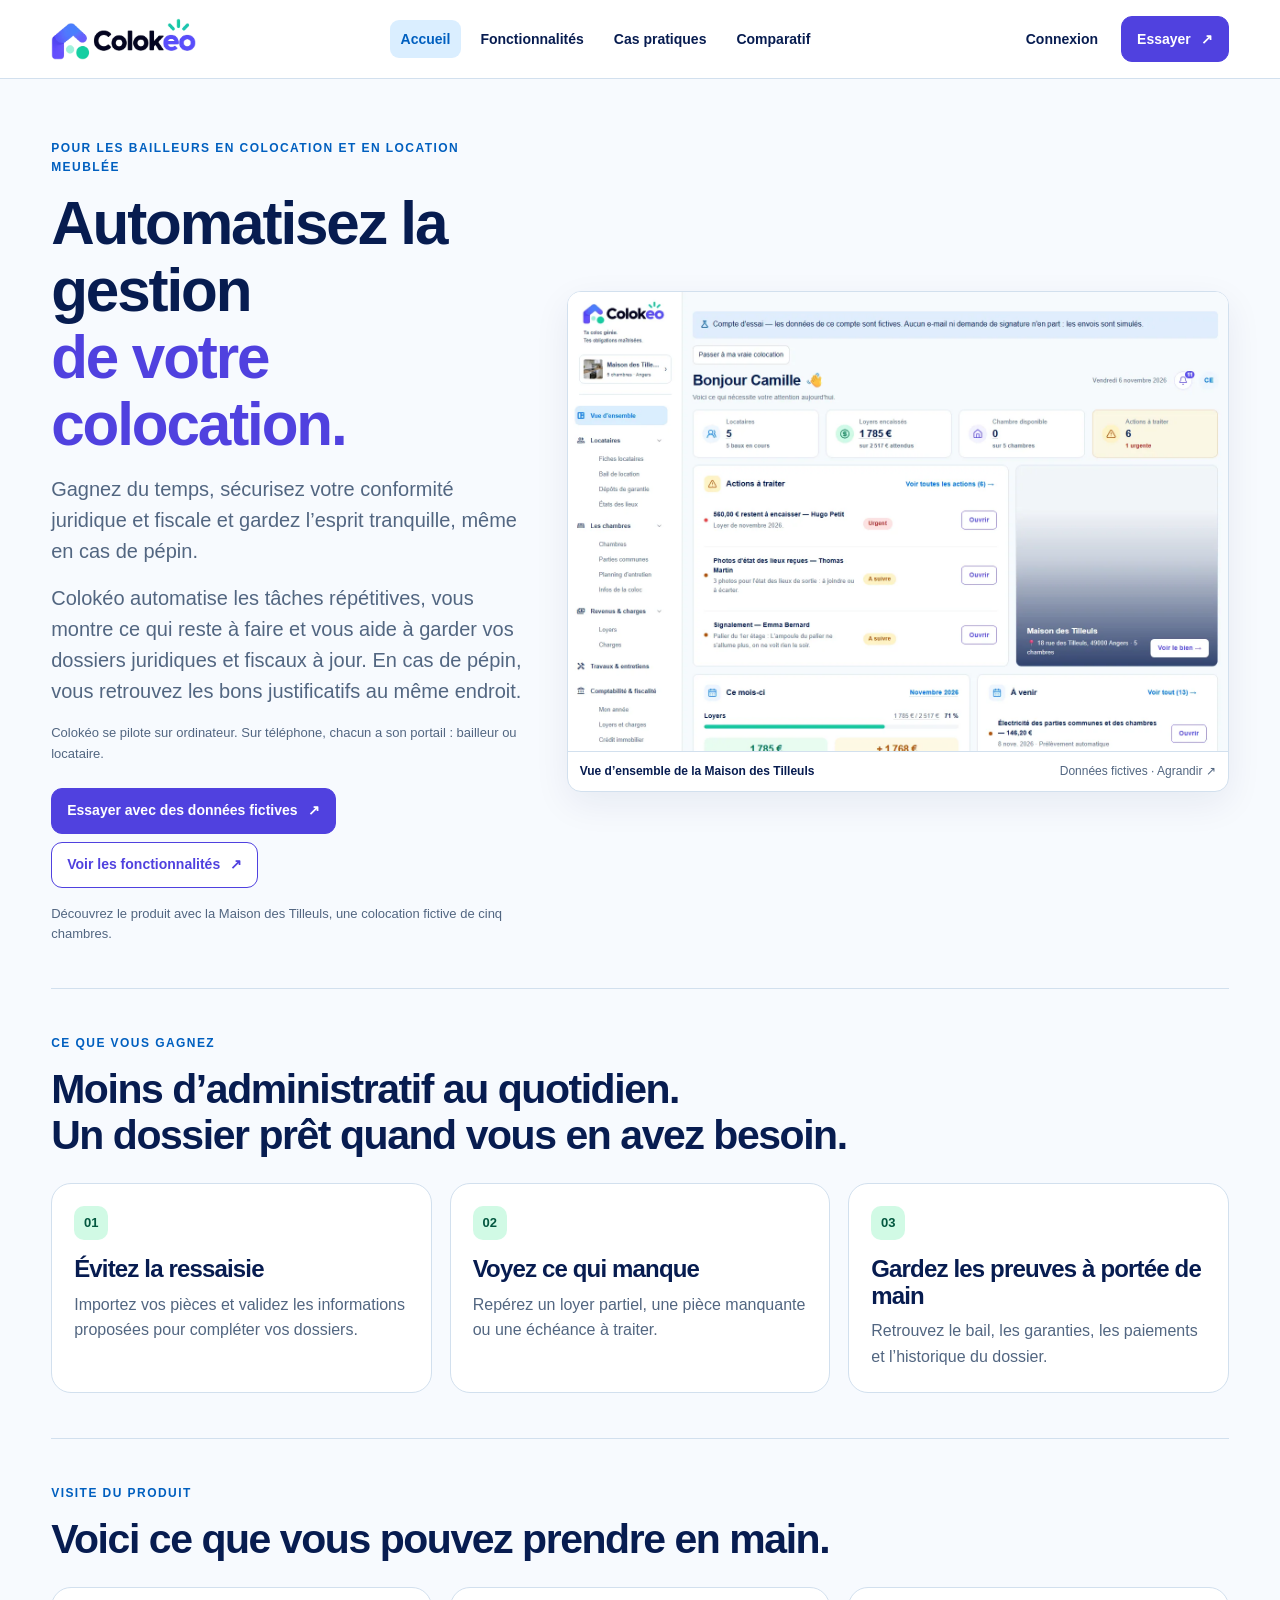
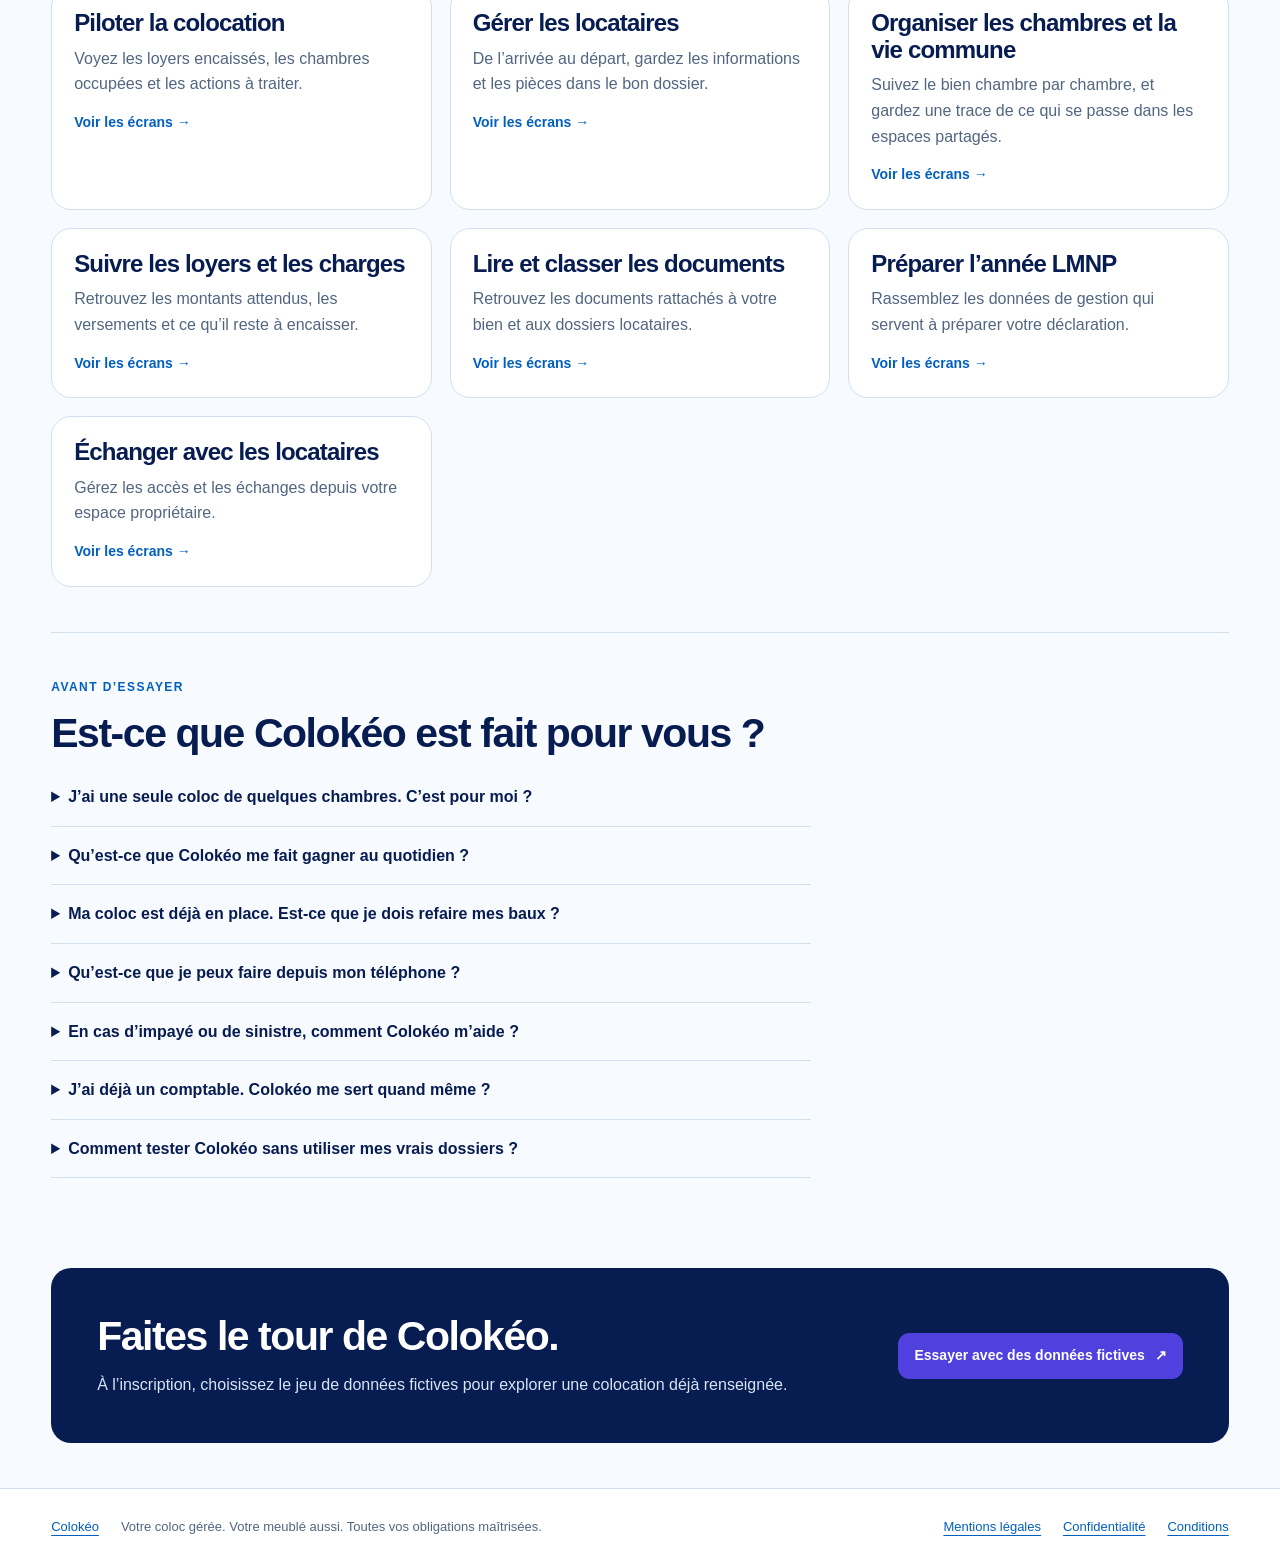
<file: index.html>
<!doctype html>
<html lang="fr"><head><meta charset="utf-8"><meta name="viewport" content="width=device-width, initial-scale=1"><title>Gestion de colocation et de location meublée | Colokéo</title><meta name="description" content="Automatisez la gestion de votre colocation et de toute location meublée, suivez vos obligations juridiques et fiscales et préparez vos dossiers en cas de pépin."><link rel="canonical" href="https://www.colokeo.fr/"><link rel="icon" href="assets/favicon.svg"><link rel="stylesheet" href="vitrine.css"><meta property="og:title" content="Gestion de colocation et de location meublée | Colokéo"><meta property="og:description" content="Automatisez la gestion de votre colocation et de toute location meublée, suivez vos obligations juridiques et fiscales et préparez vos dossiers en cas de pépin."><meta property="og:image" content="https://www.colokeo.fr/assets/social-card.png"></head>
<body><a class="skip" href="#contenu">Aller au contenu</a><header><div class="container bar"><a class="logo" href="index.html" aria-label="Colokéo, accueil"><img src="assets/logo.png" alt="Colokéo" width="150" height="44"></a><nav aria-label="Navigation principale"><a href="index.html" aria-current="page">Accueil</a><a href="fonctionnalites.html">Fonctionnalités</a><a href="cas-pratiques.html">Cas pratiques</a><a href="comparatif.html">Comparatif</a></nav><div class="actions"><a class="login" href="https://app.colokeo.fr/connexion">Connexion</a><a class="button primary" href="https://app.colokeo.fr/inscription">Essayer<span aria-hidden="true">↗</span></a></div></div></header>
<main class="container" id="contenu"><section class="hero"><div><div class="intro"><p class="eyebrow">POUR LES BAILLEURS EN COLOCATION ET EN LOCATION MEUBLÉE</p><h1>Automatisez la gestion<br><em>de votre colocation.</em></h1><p class="lede">Gagnez du temps, sécurisez votre conformité juridique et fiscale et gardez l’esprit tranquille, même en cas de pépin.</p><p class="lede">Colokéo automatise les tâches répétitives, vous montre ce qui reste à faire et vous aide à garder vos dossiers juridiques et fiscaux à jour. En cas de pépin, vous retrouvez les bons justificatifs au même endroit.</p><p class="note">Colokéo se pilote sur ordinateur. Sur téléphone, chacun a son portail : bailleur ou locataire.</p></div><div class="buttons"><a class="button primary" href="https://app.colokeo.fr/inscription">Essayer avec des données fictives<span aria-hidden="true">↗</span></a><a class="button secondary" href="fonctionnalites.html">Voir les fonctionnalités<span aria-hidden="true">↗</span></a></div><p class="note">Découvrez le produit avec la Maison des Tilleuls, une colocation fictive de cinq chambres.</p></div><figure class="capture"><a href="assets/demo/pilotage.webp" aria-label="Agrandir la capture : Vue d’ensemble de la Maison des Tilleuls"><img src="assets/demo/pilotage.webp" alt="Vue d’ensemble de la Maison des Tilleuls — écran Colokéo sur données fictives" width="1440" height="1000" fetchpriority=high decoding="async"></a><figcaption>Vue d’ensemble de la Maison des Tilleuls <span>Données fictives · Agrandir ↗</span></figcaption></figure></section><section class="section"><p class="eyebrow">CE QUE VOUS GAGNEZ</p><h2>Moins d’administratif au quotidien.<br>Un dossier prêt quand vous en avez besoin.</h2><div class="tiles"><article><span>01</span><h3>Évitez la ressaisie</h3><p>Importez vos pièces et validez les informations proposées pour compléter vos dossiers.</p></article><article><span>02</span><h3>Voyez ce qui manque</h3><p>Repérez un loyer partiel, une pièce manquante ou une échéance à traiter.</p></article><article><span>03</span><h3>Gardez les preuves à portée de main</h3><p>Retrouvez le bail, les garanties, les paiements et l’historique du dossier.</p></article></div></section><section class="section" id="produit"><p class="eyebrow">VISITE DU PRODUIT</p><h2>Voici ce que vous pouvez prendre en main.</h2><div class="tiles directory"><a href="fonctionnalites-pilotage.html"><h3>Piloter la colocation</h3><p>Voyez les loyers encaissés, les chambres occupées et les actions à traiter.</p><span>Voir les écrans →</span></a><a href="fonctionnalites-locataires.html"><h3>Gérer les locataires</h3><p>De l’arrivée au départ, gardez les informations et les pièces dans le bon dossier.</p><span>Voir les écrans →</span></a><a href="fonctionnalites-bien-vie.html"><h3>Organiser les chambres et la vie commune</h3><p>Suivez le bien chambre par chambre, et gardez une trace de ce qui se passe dans les espaces partagés.</p><span>Voir les écrans →</span></a><a href="fonctionnalites-argent.html"><h3>Suivre les loyers et les charges</h3><p>Retrouvez les montants attendus, les versements et ce qu’il reste à encaisser.</p><span>Voir les écrans →</span></a><a href="fonctionnalites-documents.html"><h3>Lire et classer les documents</h3><p>Retrouvez les documents rattachés à votre bien et aux dossiers locataires.</p><span>Voir les écrans →</span></a><a href="fonctionnalites-fiscalite.html"><h3>Préparer l’année LMNP</h3><p>Rassemblez les données de gestion qui servent à préparer votre déclaration.</p><span>Voir les écrans →</span></a><a href="fonctionnalites-portail.html"><h3>Échanger avec les locataires</h3><p>Gérez les accès et les échanges depuis votre espace propriétaire.</p><span>Voir les écrans →</span></a></div></section><section class="section faq" id="questions"><p class="eyebrow">AVANT D’ESSAYER</p><h2>Est-ce que Colokéo est fait pour vous ?</h2>
<details><summary>J’ai une seule coloc de quelques chambres. C’est pour moi ?</summary><p>Oui, si vous gérez vous-même votre colocation meublée. Vous suivez les occupants, les baux, les loyers et les pièces par chambre depuis un seul tableau de bord. Colokéo prend en charge les baux individuels et les baux communs.</p></details>
<details><summary>Qu’est-ce que Colokéo me fait gagner au quotidien ?</summary><p>Vous voyez qui a payé, quelles pièces sont à vérifier et ce qui demande votre attention. Colokéo vous aide à reprendre les informations de vos documents et à préparer vos quittances, sans repartir de zéro à chaque fois. <a href="cas-pratiques.html">Voir les cas pratiques</a>.</p></details>
<details><summary>Ma coloc est déjà en place. Est-ce que je dois refaire mes baux ?</summary><p>Vous pouvez importer vos baux signés et les rattacher aux dossiers de vos locataires. Vous complétez les informations dont vous avez besoin pour commencer à suivre votre gestion.</p></details>
<details><summary>Qu’est-ce que je peux faire depuis mon téléphone ?</summary><p>Vous pilotez votre colocation sur ordinateur. Sur téléphone, votre portail bailleur vous permet notamment de consulter les loyers, traiter un signalement ou ajouter une dépense avec son justificatif. Vos locataires ont leur propre portail pour retrouver leurs documents et vous signaler un problème. <a href="fonctionnalites-telephone.html">Voir les deux portails</a>.</p></details>
<details><summary>En cas d’impayé ou de sinistre, comment Colokéo m’aide ?</summary><p>Vous retrouvez le bail, la garantie, les paiements et les justificatifs du dossier. Pour un impayé, vous pouvez suivre les relances et préparer les pièces à transmettre. L’indemnisation reste soumise aux conditions de votre garantie. <a href="fonctionnalites-documents.html#fonction-2">Voir le suivi des impayés et sinistres</a>.</p></details>
<details><summary>J’ai déjà un comptable. Colokéo me sert quand même ?</summary><p>Vous pouvez rassembler les loyers, les dépenses et les justificatifs au fil de l’eau, puis préparer un dossier pour votre comptable. Colokéo prépare des éléments de déclaration à vérifier avant dépôt. <a href="fonctionnalites-fiscalite.html">Voir la préparation fiscale</a>.</p></details>
<details><summary>Comment tester Colokéo sans utiliser mes vrais dossiers ?</summary><p>À l’inscription, choisissez « Utiliser un jeu de données fictives ». Vous découvrirez une colocation de cinq chambres avec des dossiers déjà renseignés. Les envois de gestion et les demandes de signature sont simulés dans la démo. <a href="https://app.colokeo.fr/inscription">Essayer avec des données fictives</a>.</p></details></section><section class="closing"><div><h2>Faites le tour de Colokéo.</h2><p>À l’inscription, choisissez le jeu de données fictives pour explorer une colocation déjà renseignée.</p></div><a class="button primary" href="https://app.colokeo.fr/inscription">Essayer avec des données fictives<span aria-hidden="true">↗</span></a></section></main><footer><div class="container foot"><a href="index.html">Colokéo</a><p>Votre coloc gérée. Votre meublé aussi. Toutes vos obligations maîtrisées.</p><a href="https://app.colokeo.fr/juridique/mentions-legales">Mentions légales</a><a href="https://app.colokeo.fr/juridique/confidentialite">Confidentialité</a><a href="https://app.colokeo.fr/juridique/conditions">Conditions</a></div></footer></body></html>
</file>
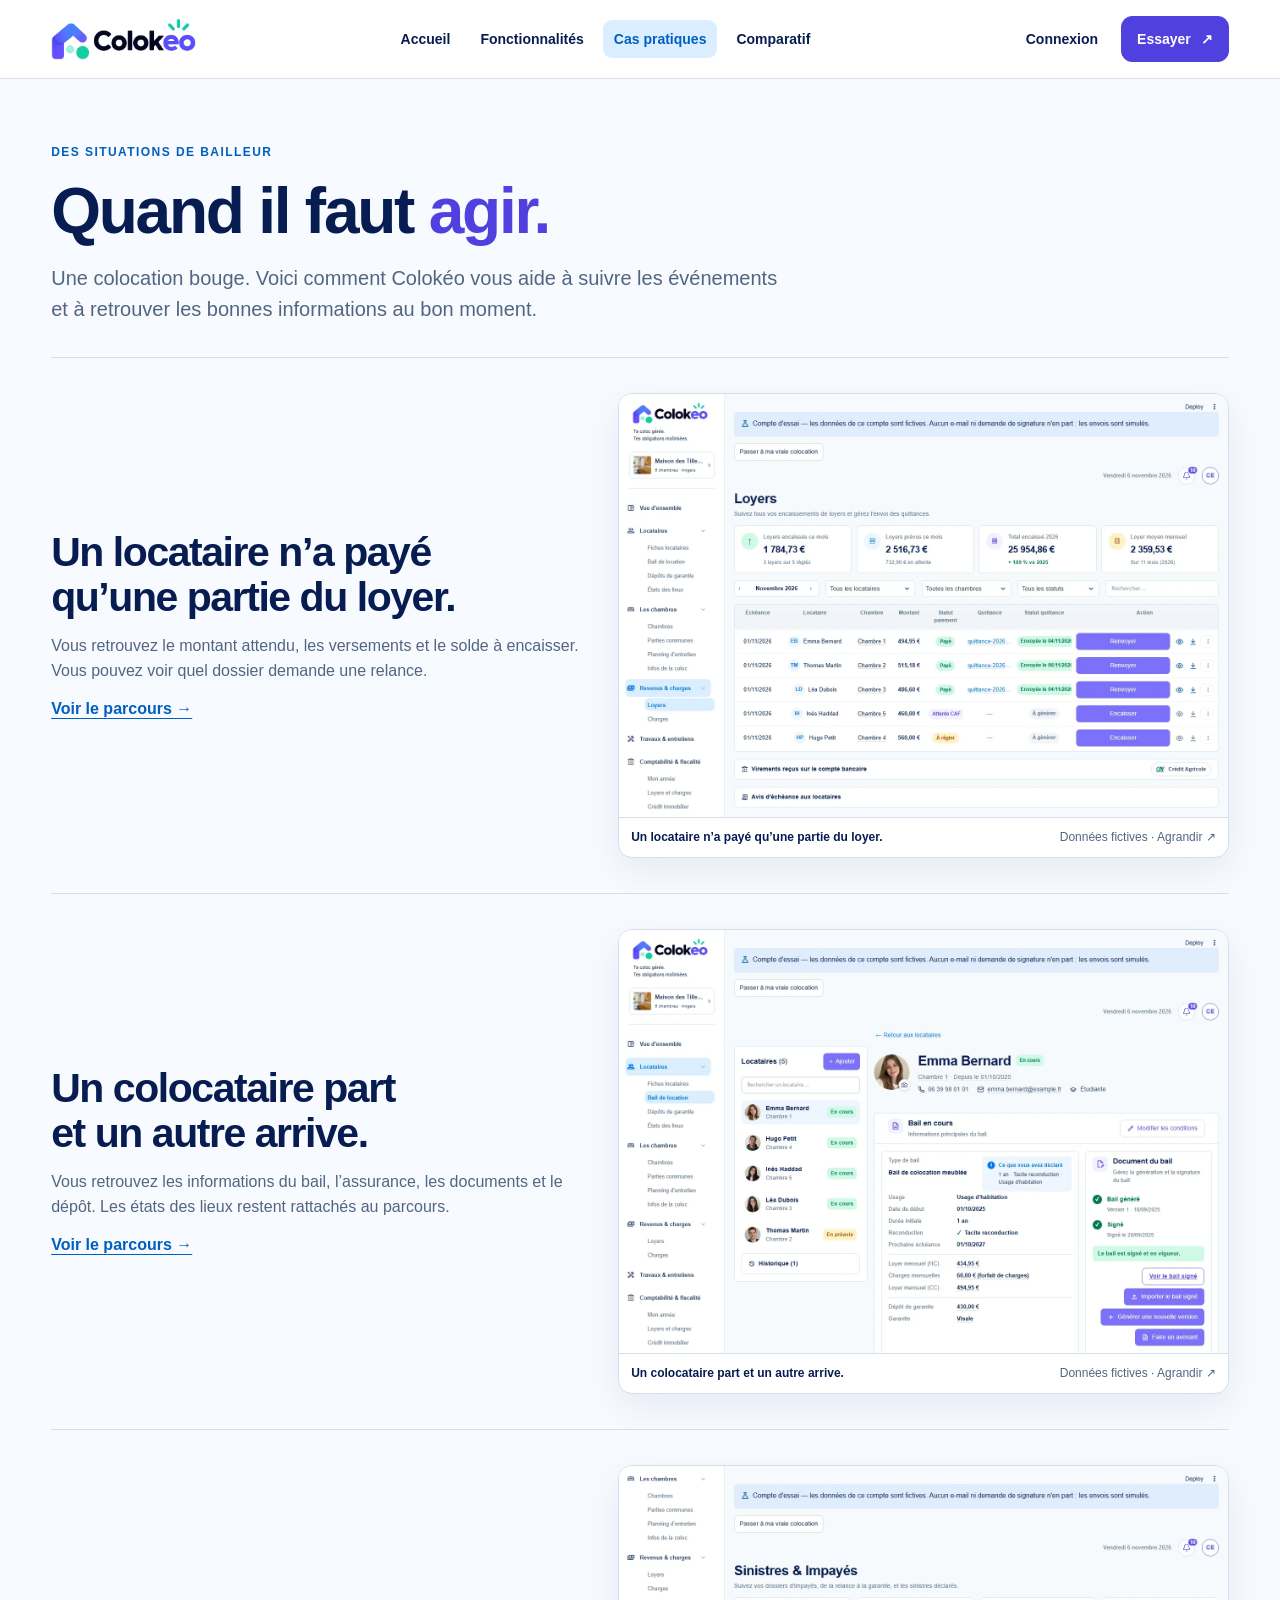
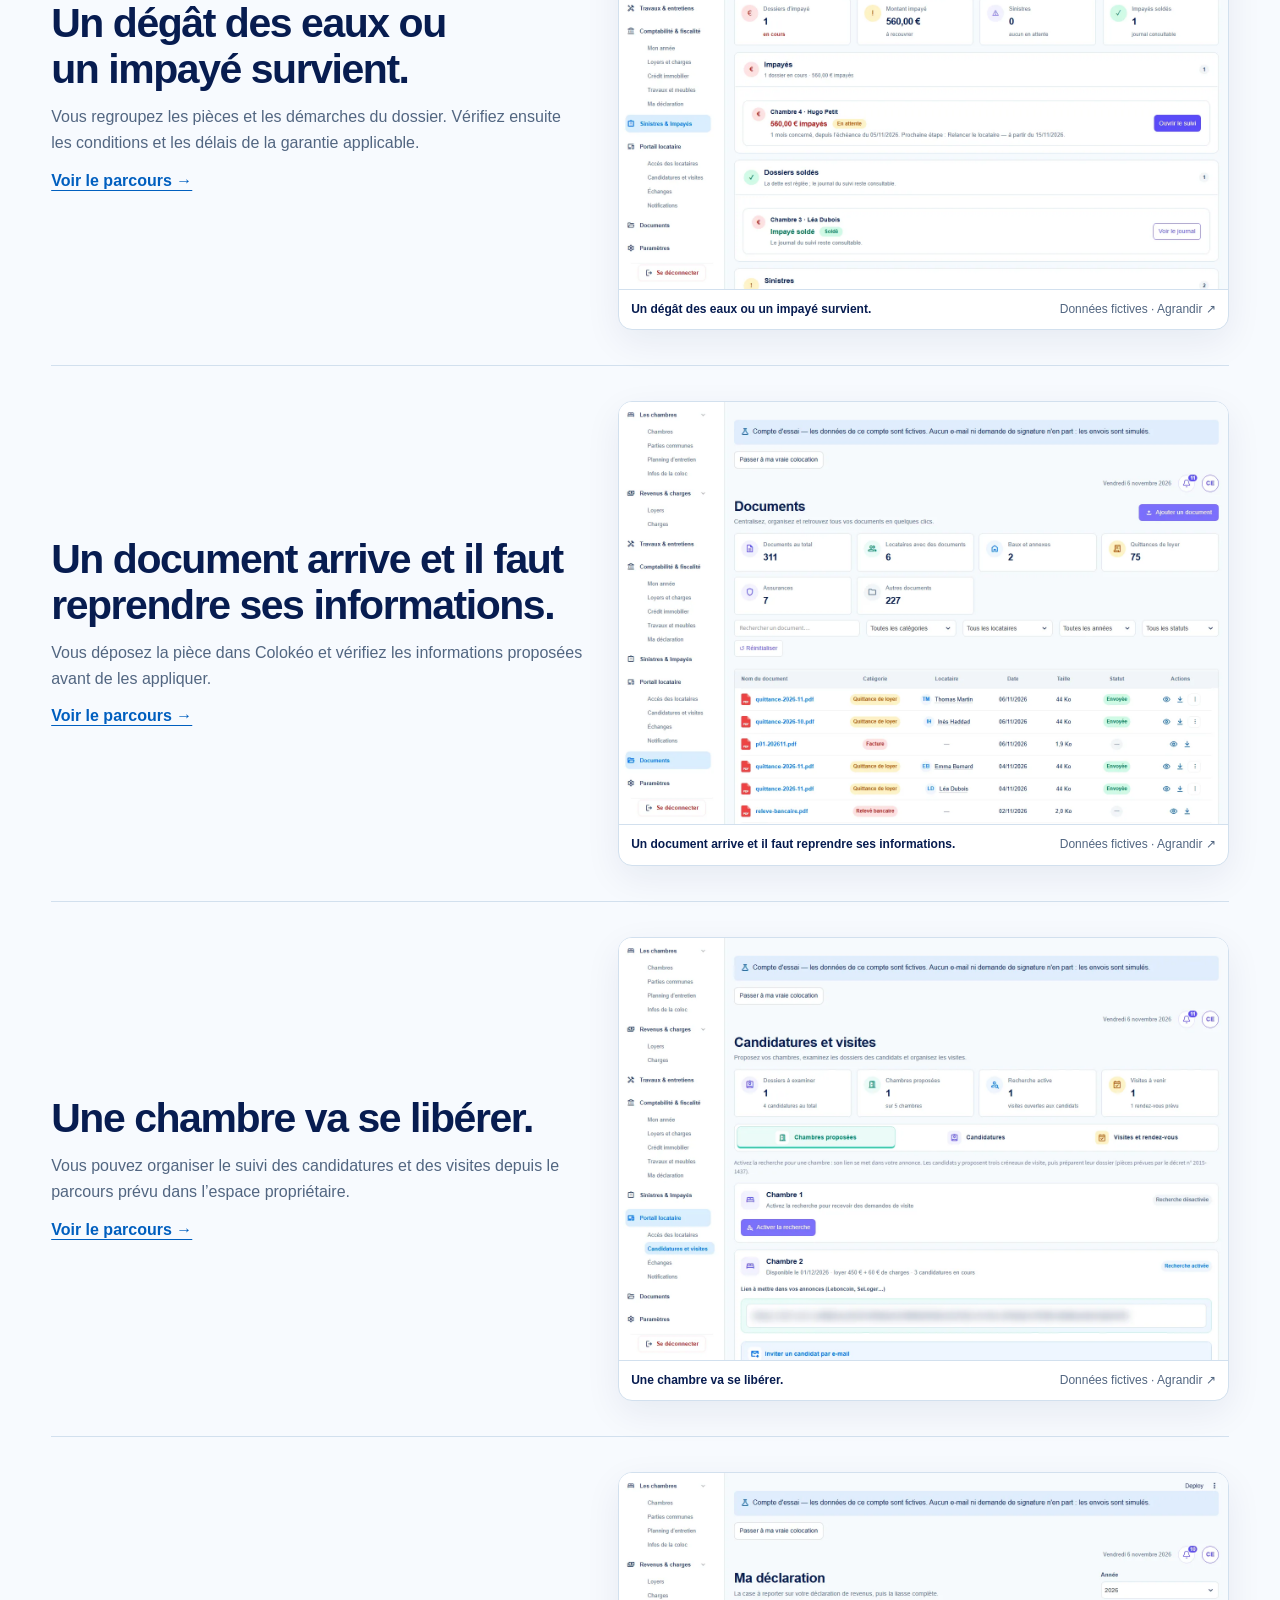
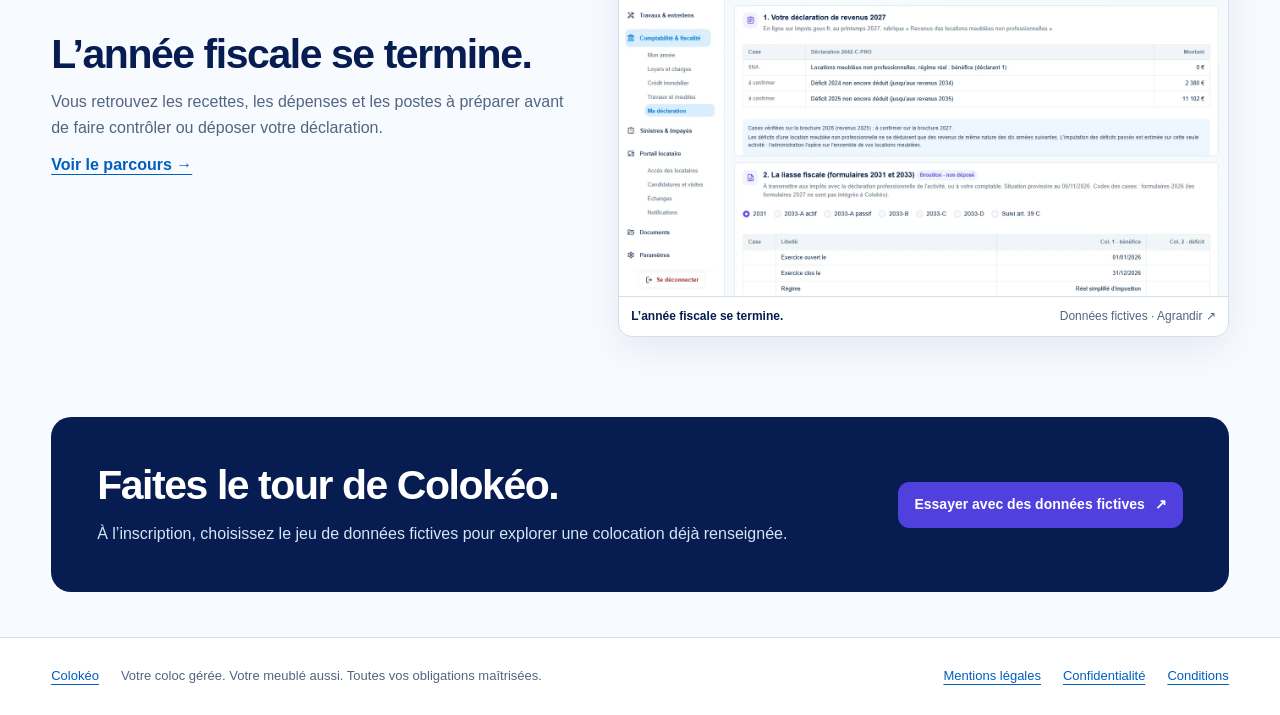
<file: cas-pratiques.html>
<!doctype html>
<html lang="fr"><head><meta charset="utf-8"><meta name="viewport" content="width=device-width, initial-scale=1"><title>Cas pratiques de gestion | Colokéo</title><meta name="description" content="Impayé, changement de locataire, document manquant ou préparation fiscale : découvrez les parcours Colokéo."><link rel="canonical" href="https://www.colokeo.fr/cas-pratiques.html"><link rel="icon" href="assets/favicon.svg"><link rel="stylesheet" href="vitrine.css"><meta property="og:title" content="Cas pratiques de gestion | Colokéo"><meta property="og:description" content="Impayé, changement de locataire, document manquant ou préparation fiscale : découvrez les parcours Colokéo."><meta property="og:image" content="https://www.colokeo.fr/assets/social-card.png"></head>
<body><a class="skip" href="#contenu">Aller au contenu</a><header><div class="container bar"><a class="logo" href="index.html" aria-label="Colokéo, accueil"><img src="assets/logo.png" alt="Colokéo" width="150" height="44"></a><nav aria-label="Navigation principale"><a href="index.html">Accueil</a><a href="fonctionnalites.html">Fonctionnalités</a><a href="cas-pratiques.html" aria-current="page">Cas pratiques</a><a href="comparatif.html">Comparatif</a></nav><div class="actions"><a class="login" href="https://app.colokeo.fr/connexion">Connexion</a><a class="button primary" href="https://app.colokeo.fr/inscription">Essayer<span aria-hidden="true">↗</span></a></div></div></header>
<main class="container" id="contenu"><div class="intro"><p class="eyebrow">DES SITUATIONS DE BAILLEUR</p><h1>Quand il faut <em>agir.</em></h1><p class="lede">Une colocation bouge. Voici comment Colokéo vous aide à suivre les événements et à retrouver les bonnes informations au bon moment.</p></div><section class="case-row"><div><h2>Un locataire n’a payé qu’une partie du loyer.</h2><p>Vous retrouvez le montant attendu, les versements et le solde à encaisser. Vous pouvez voir quel dossier demande une relance.</p><a class="text-link" href="fonctionnalites-argent.html#fonction-1">Voir le parcours →</a></div><figure class="capture"><a href="assets/demo/loyers.webp" aria-label="Agrandir la capture : Un locataire n’a payé qu’une partie du loyer."><img src="assets/demo/loyers.webp" alt="Un locataire n’a payé qu’une partie du loyer. — écran Colokéo sur données fictives" width="1440" height="1000" loading=lazy decoding="async"></a><figcaption>Un locataire n’a payé qu’une partie du loyer. <span>Données fictives · Agrandir ↗</span></figcaption></figure></section><section class="case-row"><div><h2>Un colocataire part et un autre arrive.</h2><p>Vous retrouvez les informations du bail, l’assurance, les documents et le dépôt. Les états des lieux restent rattachés au parcours.</p><a class="text-link" href="fonctionnalites-locataires.html#fonction-4">Voir le parcours →</a></div><figure class="capture"><a href="assets/demo/baux.webp" aria-label="Agrandir la capture : Un colocataire part et un autre arrive."><img src="assets/demo/baux.webp" alt="Un colocataire part et un autre arrive. — écran Colokéo sur données fictives" width="1440" height="1000" loading=lazy decoding="async"></a><figcaption>Un colocataire part et un autre arrive. <span>Données fictives · Agrandir ↗</span></figcaption></figure></section><section class="case-row"><div><h2>Un dégât des eaux ou un impayé survient.</h2><p>Vous regroupez les pièces et les démarches du dossier. Vérifiez ensuite les conditions et les délais de la garantie applicable.</p><a class="text-link" href="fonctionnalites-documents.html#fonction-2">Voir le parcours →</a></div><figure class="capture"><a href="assets/demo/sinistres.webp" aria-label="Agrandir la capture : Un dégât des eaux ou un impayé survient."><img src="assets/demo/sinistres.webp" alt="Un dégât des eaux ou un impayé survient. — écran Colokéo sur données fictives" width="1440" height="1000" loading=lazy decoding="async"></a><figcaption>Un dégât des eaux ou un impayé survient. <span>Données fictives · Agrandir ↗</span></figcaption></figure></section><section class="case-row"><div><h2>Un document arrive et il faut reprendre ses informations.</h2><p>Vous déposez la pièce dans Colokéo et vérifiez les informations proposées avant de les appliquer.</p><a class="text-link" href="fonctionnalites-documents.html#fonction-1">Voir le parcours →</a></div><figure class="capture"><a href="assets/demo/documents.webp" aria-label="Agrandir la capture : Un document arrive et il faut reprendre ses informations."><img src="assets/demo/documents.webp" alt="Un document arrive et il faut reprendre ses informations. — écran Colokéo sur données fictives" width="1440" height="1000" loading=lazy decoding="async"></a><figcaption>Un document arrive et il faut reprendre ses informations. <span>Données fictives · Agrandir ↗</span></figcaption></figure></section><section class="case-row"><div><h2>Une chambre va se libérer.</h2><p>Vous pouvez organiser le suivi des candidatures et des visites depuis le parcours prévu dans l’espace propriétaire.</p><a class="text-link" href="fonctionnalites-locataires.html#fonction-1">Voir le parcours →</a></div><figure class="capture"><a href="assets/demo/candidatures.webp" aria-label="Agrandir la capture : Une chambre va se libérer."><img src="assets/demo/candidatures.webp" alt="Une chambre va se libérer. — écran Colokéo sur données fictives" width="1440" height="1000" loading=lazy decoding="async"></a><figcaption>Une chambre va se libérer. <span>Données fictives · Agrandir ↗</span></figcaption></figure></section><section class="case-row"><div><h2>L’année fiscale se termine.</h2><p>Vous retrouvez les recettes, les dépenses et les postes à préparer avant de faire contrôler ou déposer votre déclaration.</p><a class="text-link" href="fonctionnalites-fiscalite.html#fonction-3">Voir le parcours →</a></div><figure class="capture"><a href="assets/demo/declaration.webp" aria-label="Agrandir la capture : L’année fiscale se termine."><img src="assets/demo/declaration.webp" alt="L’année fiscale se termine. — écran Colokéo sur données fictives" width="1440" height="1000" loading=lazy decoding="async"></a><figcaption>L’année fiscale se termine. <span>Données fictives · Agrandir ↗</span></figcaption></figure></section><section class="closing"><div><h2>Faites le tour de Colokéo.</h2><p>À l’inscription, choisissez le jeu de données fictives pour explorer une colocation déjà renseignée.</p></div><a class="button primary" href="https://app.colokeo.fr/inscription">Essayer avec des données fictives<span aria-hidden="true">↗</span></a></section></main><footer><div class="container foot"><a href="index.html">Colokéo</a><p>Votre coloc gérée. Votre meublé aussi. Toutes vos obligations maîtrisées.</p><a href="https://app.colokeo.fr/juridique/mentions-legales">Mentions légales</a><a href="https://app.colokeo.fr/juridique/confidentialite">Confidentialité</a><a href="https://app.colokeo.fr/juridique/conditions">Conditions</a></div></footer></body></html>
</file>
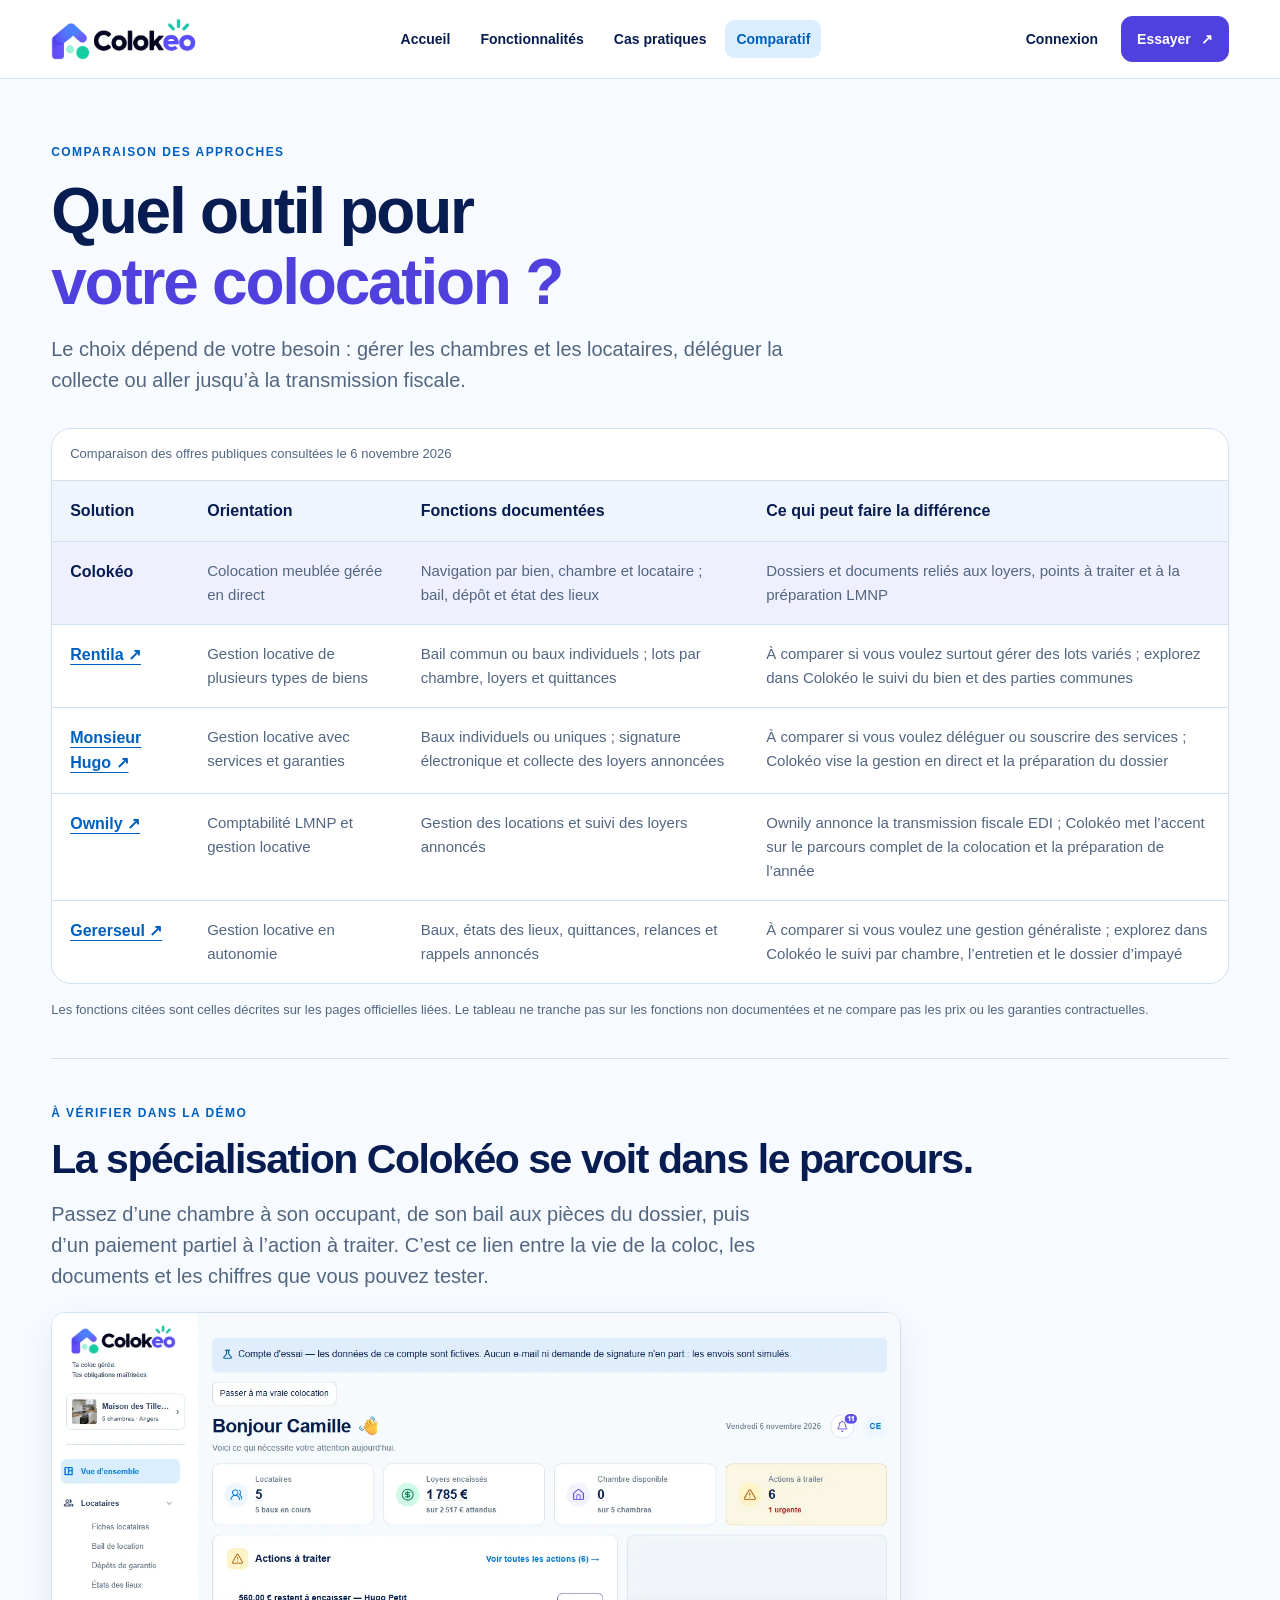
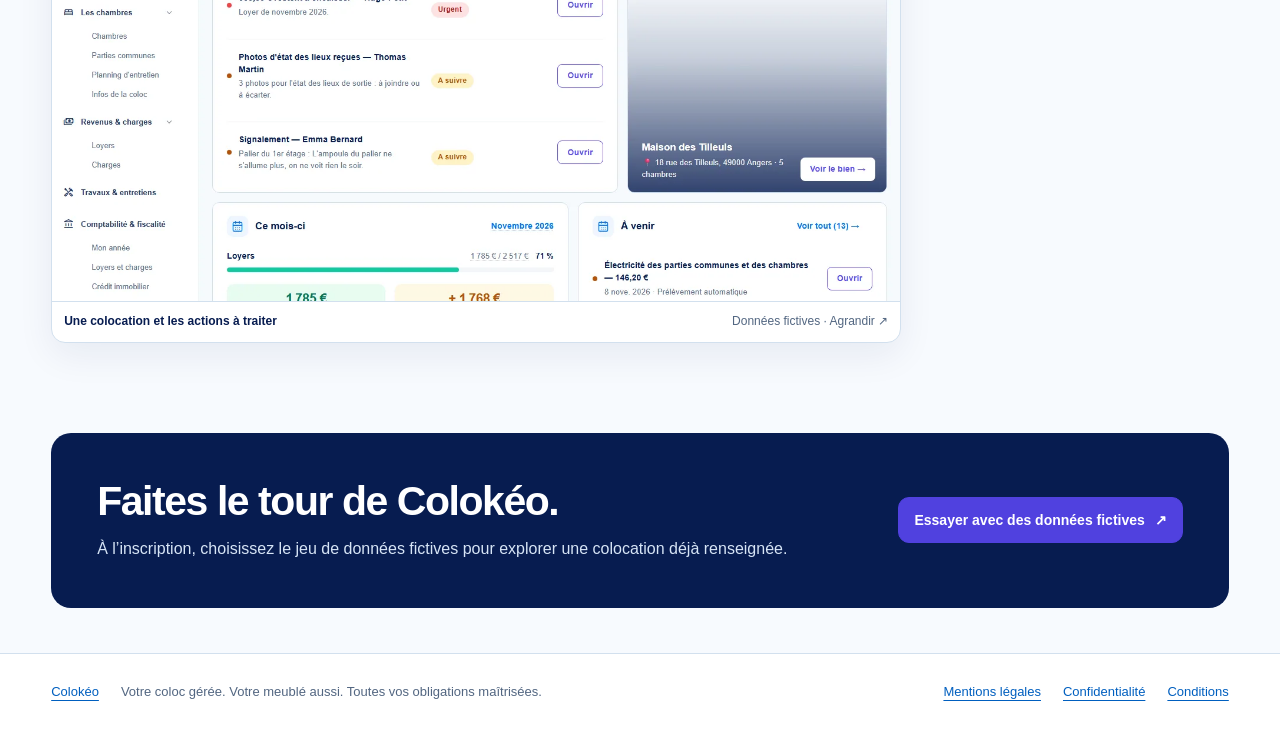
<file: comparatif.html>
<!doctype html>
<html lang="fr"><head><meta charset="utf-8"><meta name="viewport" content="width=device-width, initial-scale=1"><title>Comparatif gestion de colocation | Colokéo</title><meta name="description" content="Comparez Colokéo, Rentila, Monsieur Hugo, Ownily et Gererseul selon vos besoins de gestion de colocation."><link rel="canonical" href="https://www.colokeo.fr/comparatif.html"><link rel="icon" href="assets/favicon.svg"><link rel="stylesheet" href="vitrine.css"><meta property="og:title" content="Comparatif gestion de colocation | Colokéo"><meta property="og:description" content="Comparez Colokéo, Rentila, Monsieur Hugo, Ownily et Gererseul selon vos besoins de gestion de colocation."><meta property="og:image" content="https://www.colokeo.fr/assets/social-card.png"></head>
<body><a class="skip" href="#contenu">Aller au contenu</a><header><div class="container bar"><a class="logo" href="index.html" aria-label="Colokéo, accueil"><img src="assets/logo.png" alt="Colokéo" width="150" height="44"></a><nav aria-label="Navigation principale"><a href="index.html">Accueil</a><a href="fonctionnalites.html">Fonctionnalités</a><a href="cas-pratiques.html">Cas pratiques</a><a href="comparatif.html" aria-current="page">Comparatif</a></nav><div class="actions"><a class="login" href="https://app.colokeo.fr/connexion">Connexion</a><a class="button primary" href="https://app.colokeo.fr/inscription">Essayer<span aria-hidden="true">↗</span></a></div></div></header>
<main class="container" id="contenu"><div class="intro"><p class="eyebrow">COMPARAISON DES APPROCHES</p><h1>Quel outil pour <em>votre colocation ?</em></h1><p class="lede">Le choix dépend de votre besoin : gérer les chambres et les locataires, déléguer la collecte ou aller jusqu’à la transmission fiscale.</p></div><div class="table-wrap" tabindex="0" role="region" aria-label="Tableau comparatif des offres"><table><caption>Comparaison des offres publiques consultées le 6 novembre 2026</caption><thead><tr><th>Solution</th><th>Orientation</th><th>Fonctions documentées</th><th>Ce qui peut faire la différence</th></tr></thead><tbody><tr><th scope="row">Colokéo</th><td>Colocation meublée gérée en direct</td><td>Navigation par bien, chambre et locataire ; bail, dépôt et état des lieux</td><td>Dossiers et documents reliés aux loyers, points à traiter et à la préparation LMNP</td></tr><tr><th scope="row"><a href="https://www.rentila.com/support/flatshare-and-co-tenancy">Rentila ↗</a></th><td>Gestion locative de plusieurs types de biens</td><td>Bail commun ou baux individuels ; lots par chambre, loyers et quittances</td><td>À comparer si vous voulez surtout gérer des lots variés ; explorez dans Colokéo le suivi du bien et des parties communes</td></tr><tr><th scope="row"><a href="https://www.monsieurhugo.com/gestion-locative-tarifs">Monsieur Hugo ↗</a></th><td>Gestion locative avec services et garanties</td><td>Baux individuels ou uniques ; signature électronique et collecte des loyers annoncées</td><td>À comparer si vous voulez déléguer ou souscrire des services ; Colokéo vise la gestion en direct et la préparation du dossier</td></tr><tr><th scope="row"><a href="https://www.ownily.fr/lp/lmnp">Ownily ↗</a></th><td>Comptabilité LMNP et gestion locative</td><td>Gestion des locations et suivi des loyers annoncés</td><td>Ownily annonce la transmission fiscale EDI ; Colokéo met l’accent sur le parcours complet de la colocation et la préparation de l’année</td></tr><tr><th scope="row"><a href="https://www.gererseul.com/l-outil-de-gestion-locative-en-ligne-des-proprietaires-bailleurs/">Gererseul ↗</a></th><td>Gestion locative en autonomie</td><td>Baux, états des lieux, quittances, relances et rappels annoncés</td><td>À comparer si vous voulez une gestion généraliste ; explorez dans Colokéo le suivi par chambre, l’entretien et le dossier d’impayé</td></tr></tbody></table></div><p class="note">Les fonctions citées sont celles décrites sur les pages officielles liées. Le tableau ne tranche pas sur les fonctions non documentées et ne compare pas les prix ou les garanties contractuelles.</p><section class="section"><p class="eyebrow">À VÉRIFIER DANS LA DÉMO</p><h2>La spécialisation Colokéo se voit dans le parcours.</h2><p class="lede">Passez d’une chambre à son occupant, de son bail aux pièces du dossier, puis d’un paiement partiel à l’action à traiter. C’est ce lien entre la vie de la coloc, les documents et les chiffres que vous pouvez tester.</p><figure class="capture"><a href="assets/demo/pilotage.webp" aria-label="Agrandir la capture : Une colocation et les actions à traiter"><img src="assets/demo/pilotage.webp" alt="Une colocation et les actions à traiter — écran Colokéo sur données fictives" width="1440" height="1000" loading=lazy decoding="async"></a><figcaption>Une colocation et les actions à traiter <span>Données fictives · Agrandir ↗</span></figcaption></figure></section><section class="closing"><div><h2>Faites le tour de Colokéo.</h2><p>À l’inscription, choisissez le jeu de données fictives pour explorer une colocation déjà renseignée.</p></div><a class="button primary" href="https://app.colokeo.fr/inscription">Essayer avec des données fictives<span aria-hidden="true">↗</span></a></section></main><footer><div class="container foot"><a href="index.html">Colokéo</a><p>Votre coloc gérée. Votre meublé aussi. Toutes vos obligations maîtrisées.</p><a href="https://app.colokeo.fr/juridique/mentions-legales">Mentions légales</a><a href="https://app.colokeo.fr/juridique/confidentialite">Confidentialité</a><a href="https://app.colokeo.fr/juridique/conditions">Conditions</a></div></footer></body></html>
</file>
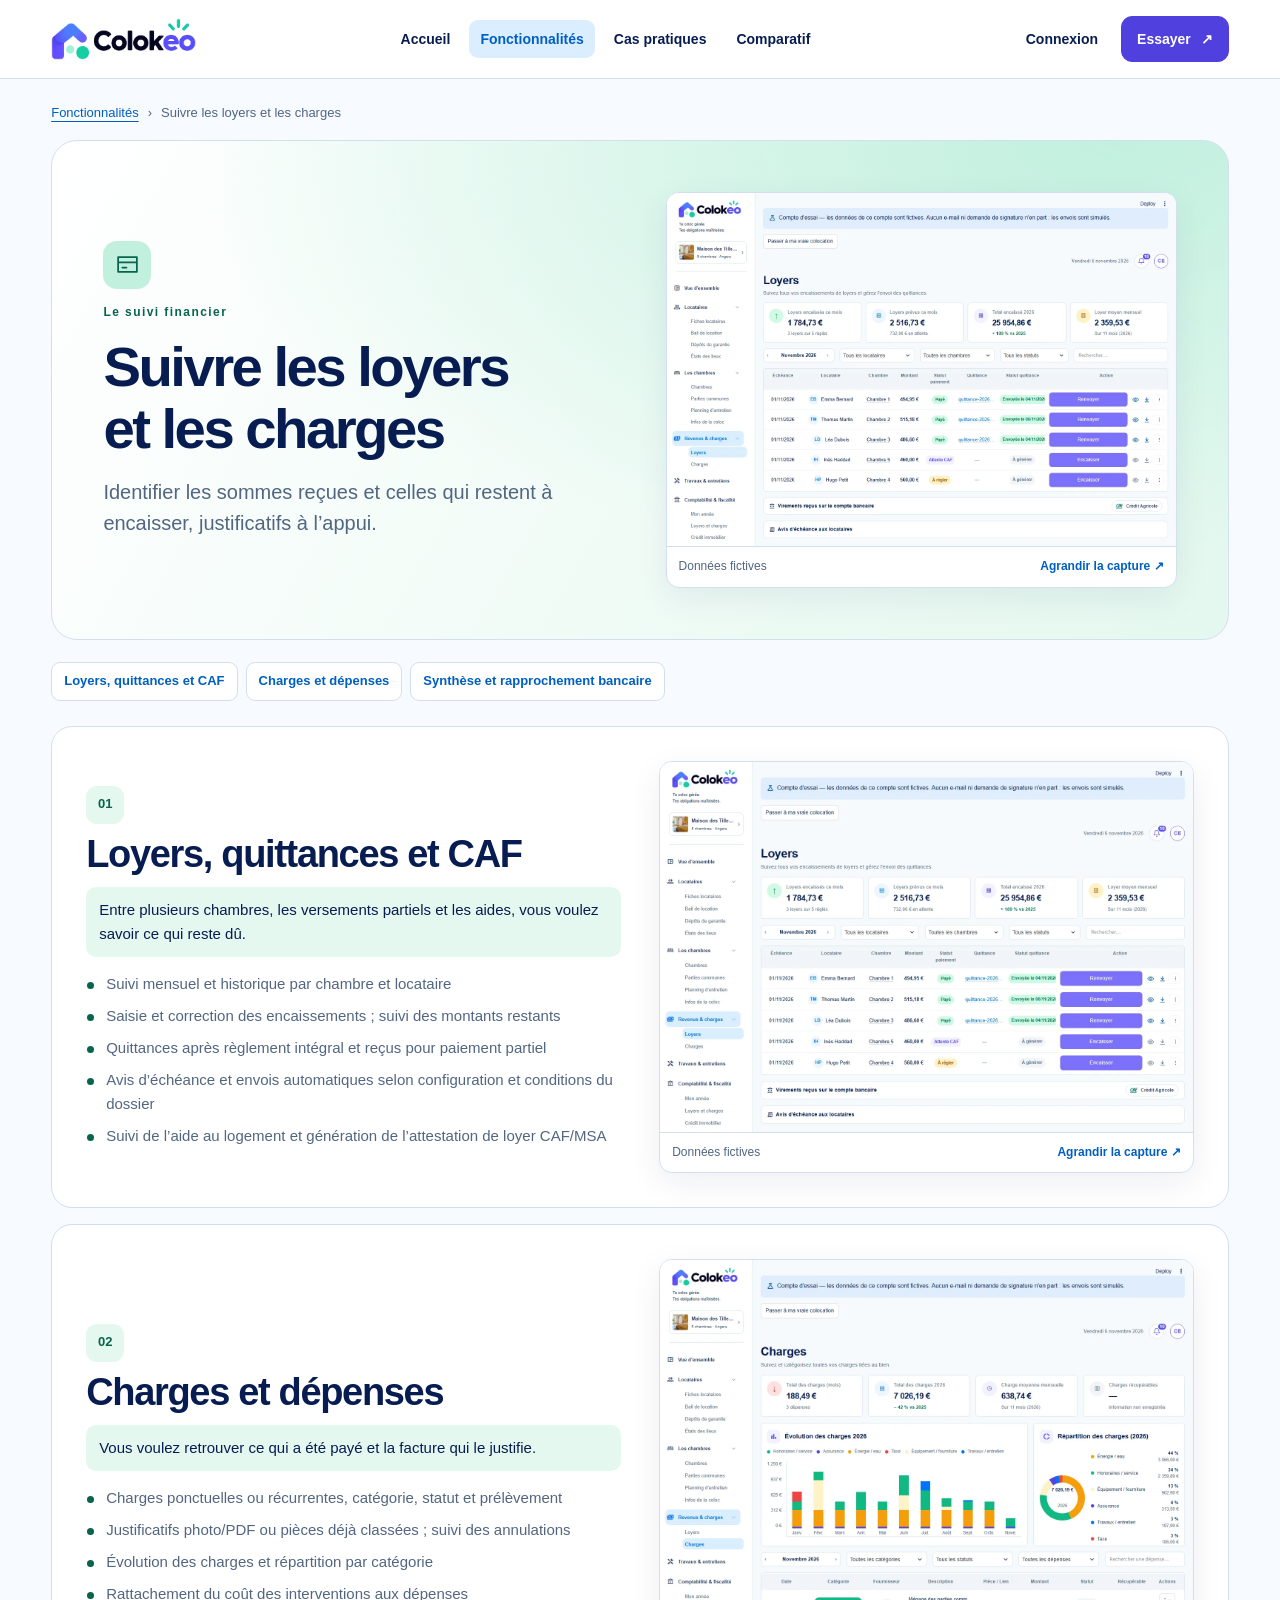
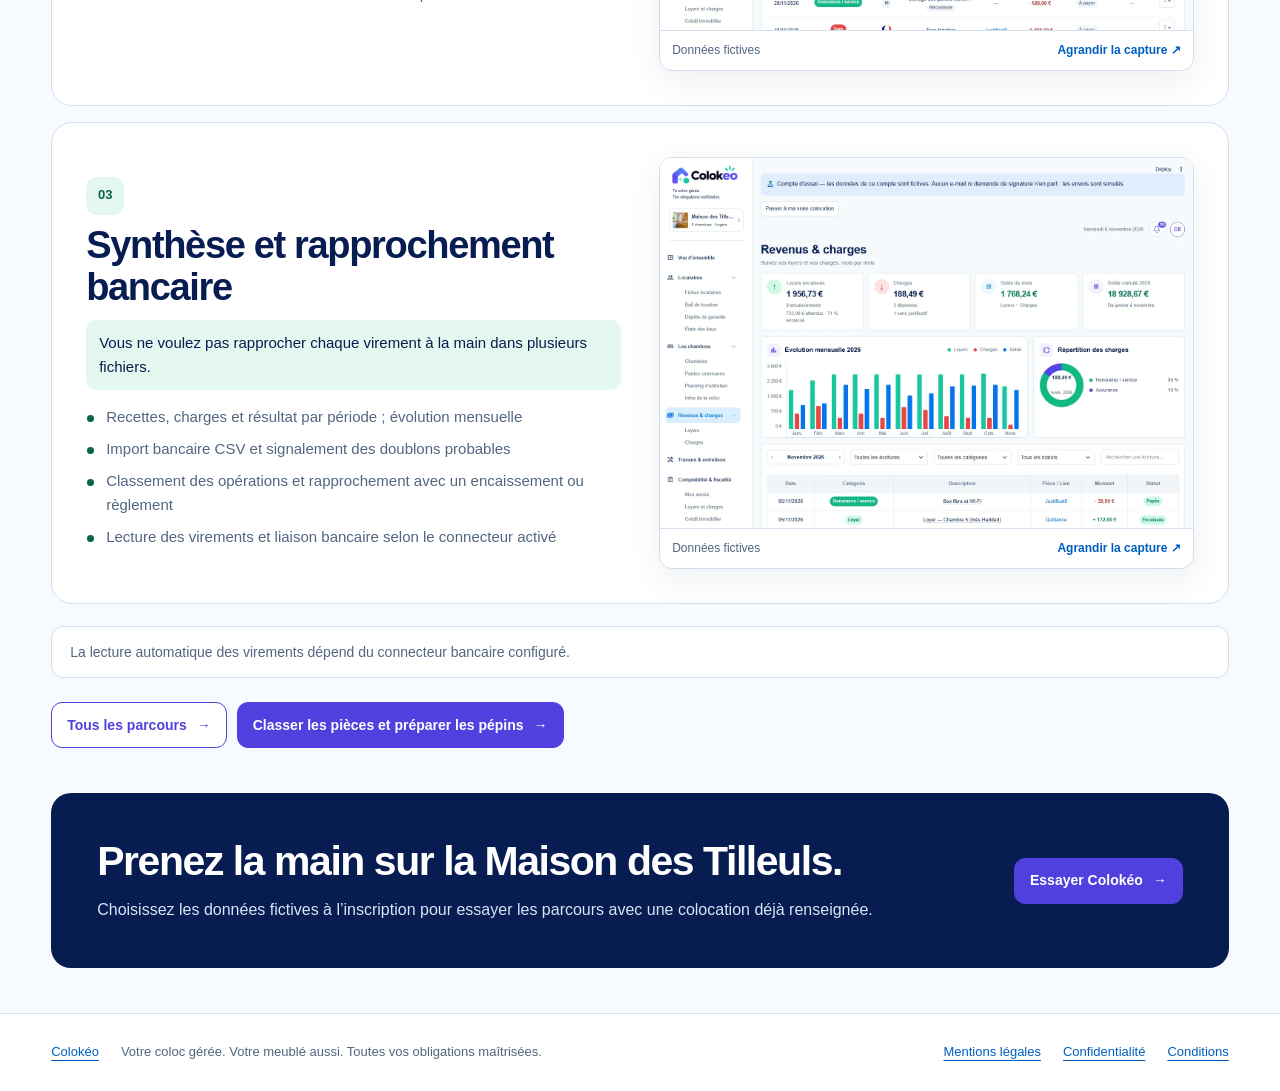
<file: fonctionnalites-argent.html>
<!doctype html>
<html lang="fr"><head><meta charset="utf-8"><meta name="viewport" content="width=device-width, initial-scale=1"><title>Suivre les loyers et les charges | Colokéo</title><meta name="description" content="Identifier les sommes reçues et celles qui restent à encaisser, justificatifs à l’appui."><link rel="canonical" href="https://www.colokeo.fr/fonctionnalites-argent.html"><link rel="icon" href="assets/favicon.svg"><link rel="stylesheet" href="vitrine.css"><link rel="stylesheet" href="catalogue.css"></head><body><a class="skip" href="#contenu">Aller au contenu</a><header><div class="container bar"><a class="logo" href="index.html" aria-label="Colokéo, accueil"><img src="assets/logo.png" alt="Colokéo" width="150" height="44"></a><nav aria-label="Navigation principale"><a href="index.html">Accueil</a><a href="fonctionnalites.html" aria-current="page">Fonctionnalités</a><a href="cas-pratiques.html">Cas pratiques</a><a href="comparatif.html">Comparatif</a></nav><div class="actions"><a class="login" href="https://app.colokeo.fr/connexion">Connexion</a><a class="button primary" href="https://app.colokeo.fr/inscription">Essayer<span aria-hidden="true">↗</span></a></div></div></header><main class="container catalog-main" id="contenu"><nav class="catalog-breadcrumb" aria-label="Fil d’Ariane"><a href="fonctionnalites.html">Fonctionnalités</a><span aria-hidden="true">›</span><span aria-current="page">Suivre les loyers et les charges</span></nav><section class="catalog-hero detail-hero tone-mint"><div><span class="catalog-icon"><svg viewBox="0 0 24 24" fill="none" stroke="currentColor" stroke-width="1.7" stroke-linecap="round" stroke-linejoin="round" aria-hidden="true"><path d="M3 5h18v14H3z M3 10h18 M7 15h4"/></svg></span><p class="eyebrow">Le suivi financier</p><h1>Suivre les loyers et les charges</h1><p class="lede">Identifier les sommes reçues et celles qui restent à encaisser, justificatifs à l’appui.</p></div><figure class="capture catalog-capture"><a href="assets/demo/loyers.webp" aria-label="Agrandir : Suivre les loyers et les charges"><img src="assets/demo/loyers.webp" alt="Suivre les loyers et les charges — écran Colokéo avec données fictives" width="1440" height="1000" decoding="async" fetchpriority=high></a><figcaption><span>Données fictives</span><span>Agrandir la capture ↗</span></figcaption></figure></section><nav class="jump catalog-jump" aria-label="Dans cette page"><a href="#fonction-1">Loyers, quittances et CAF</a><a href="#fonction-2">Charges et dépenses</a><a href="#fonction-3">Synthèse et rapprochement bancaire</a></nav><section class="catalog-section tone-mint" id="fonction-1"><div class="catalog-copy"><span class="catalog-index">01</span><h2>Loyers, quittances et CAF</h2><p class="catalog-problem">Entre plusieurs chambres, les versements partiels et les aides, vous voulez savoir ce qui reste dû.</p><ul class="catalog-list"><li>Suivi mensuel et historique par chambre et locataire</li><li>Saisie et correction des encaissements ; suivi des montants restants</li><li>Quittances après règlement intégral et reçus pour paiement partiel</li><li>Avis d’échéance et envois automatiques selon configuration et conditions du dossier</li><li>Suivi de l’aide au logement et génération de l’attestation de loyer CAF/MSA</li></ul></div><figure class="capture catalog-capture"><a href="assets/demo/loyers.webp" aria-label="Agrandir : Loyers, quittances et CAF"><img src="assets/demo/loyers.webp" alt="Loyers, quittances et CAF — écran Colokéo avec données fictives" width="1440" height="1000" decoding="async" loading=lazy></a><figcaption><span>Données fictives</span><span>Agrandir la capture ↗</span></figcaption></figure></section><section class="catalog-section tone-mint" id="fonction-2"><div class="catalog-copy"><span class="catalog-index">02</span><h2>Charges et dépenses</h2><p class="catalog-problem">Vous voulez retrouver ce qui a été payé et la facture qui le justifie.</p><ul class="catalog-list"><li>Charges ponctuelles ou récurrentes, catégorie, statut et prélèvement</li><li>Justificatifs photo/PDF ou pièces déjà classées ; suivi des annulations</li><li>Évolution des charges et répartition par catégorie</li><li>Rattachement du coût des interventions aux dépenses</li></ul></div><figure class="capture catalog-capture"><a href="assets/demo/charges.webp" aria-label="Agrandir : Charges et dépenses"><img src="assets/demo/charges.webp" alt="Charges et dépenses — écran Colokéo avec données fictives" width="1440" height="1000" decoding="async" loading=lazy></a><figcaption><span>Données fictives</span><span>Agrandir la capture ↗</span></figcaption></figure></section><section class="catalog-section tone-mint" id="fonction-3"><div class="catalog-copy"><span class="catalog-index">03</span><h2>Synthèse et rapprochement bancaire</h2><p class="catalog-problem">Vous ne voulez pas rapprocher chaque virement à la main dans plusieurs fichiers.</p><ul class="catalog-list"><li>Recettes, charges et résultat par période ; évolution mensuelle</li><li>Import bancaire CSV et signalement des doublons probables</li><li>Classement des opérations et rapprochement avec un encaissement ou règlement</li><li>Lecture des virements et liaison bancaire selon le connecteur activé</li></ul></div><figure class="capture catalog-capture"><a href="assets/demo/revenus.webp" aria-label="Agrandir : Synthèse et rapprochement bancaire"><img src="assets/demo/revenus.webp" alt="Synthèse et rapprochement bancaire — écran Colokéo avec données fictives" width="1440" height="1000" decoding="async" loading=lazy></a><figcaption><span>Données fictives</span><span>Agrandir la capture ↗</span></figcaption></figure></section><p class="catalog-note">La lecture automatique des virements dépend du connecteur bancaire configuré.</p><nav class="catalog-next" aria-label="Autres parcours"><a class="button secondary" href="fonctionnalites.html">Tous les parcours <span aria-hidden="true">→</span></a><a class="button primary" href="fonctionnalites-documents.html">Classer les pièces et préparer les pépins <span aria-hidden="true">→</span></a></nav><section class="closing"><div><h2>Prenez la main sur la Maison des Tilleuls.</h2><p>Choisissez les données fictives à l’inscription pour essayer les parcours avec une colocation déjà renseignée.</p></div><a class="button primary" href="https://app.colokeo.fr/inscription">Essayer Colokéo <span aria-hidden="true">→</span></a></section></main><footer><div class="container foot"><a href="index.html">Colokéo</a><p>Votre coloc gérée. Votre meublé aussi. Toutes vos obligations maîtrisées.</p><a href="https://app.colokeo.fr/juridique/mentions-legales">Mentions légales</a><a href="https://app.colokeo.fr/juridique/confidentialite">Confidentialité</a><a href="https://app.colokeo.fr/juridique/conditions">Conditions</a></div></footer></body></html>
</file>
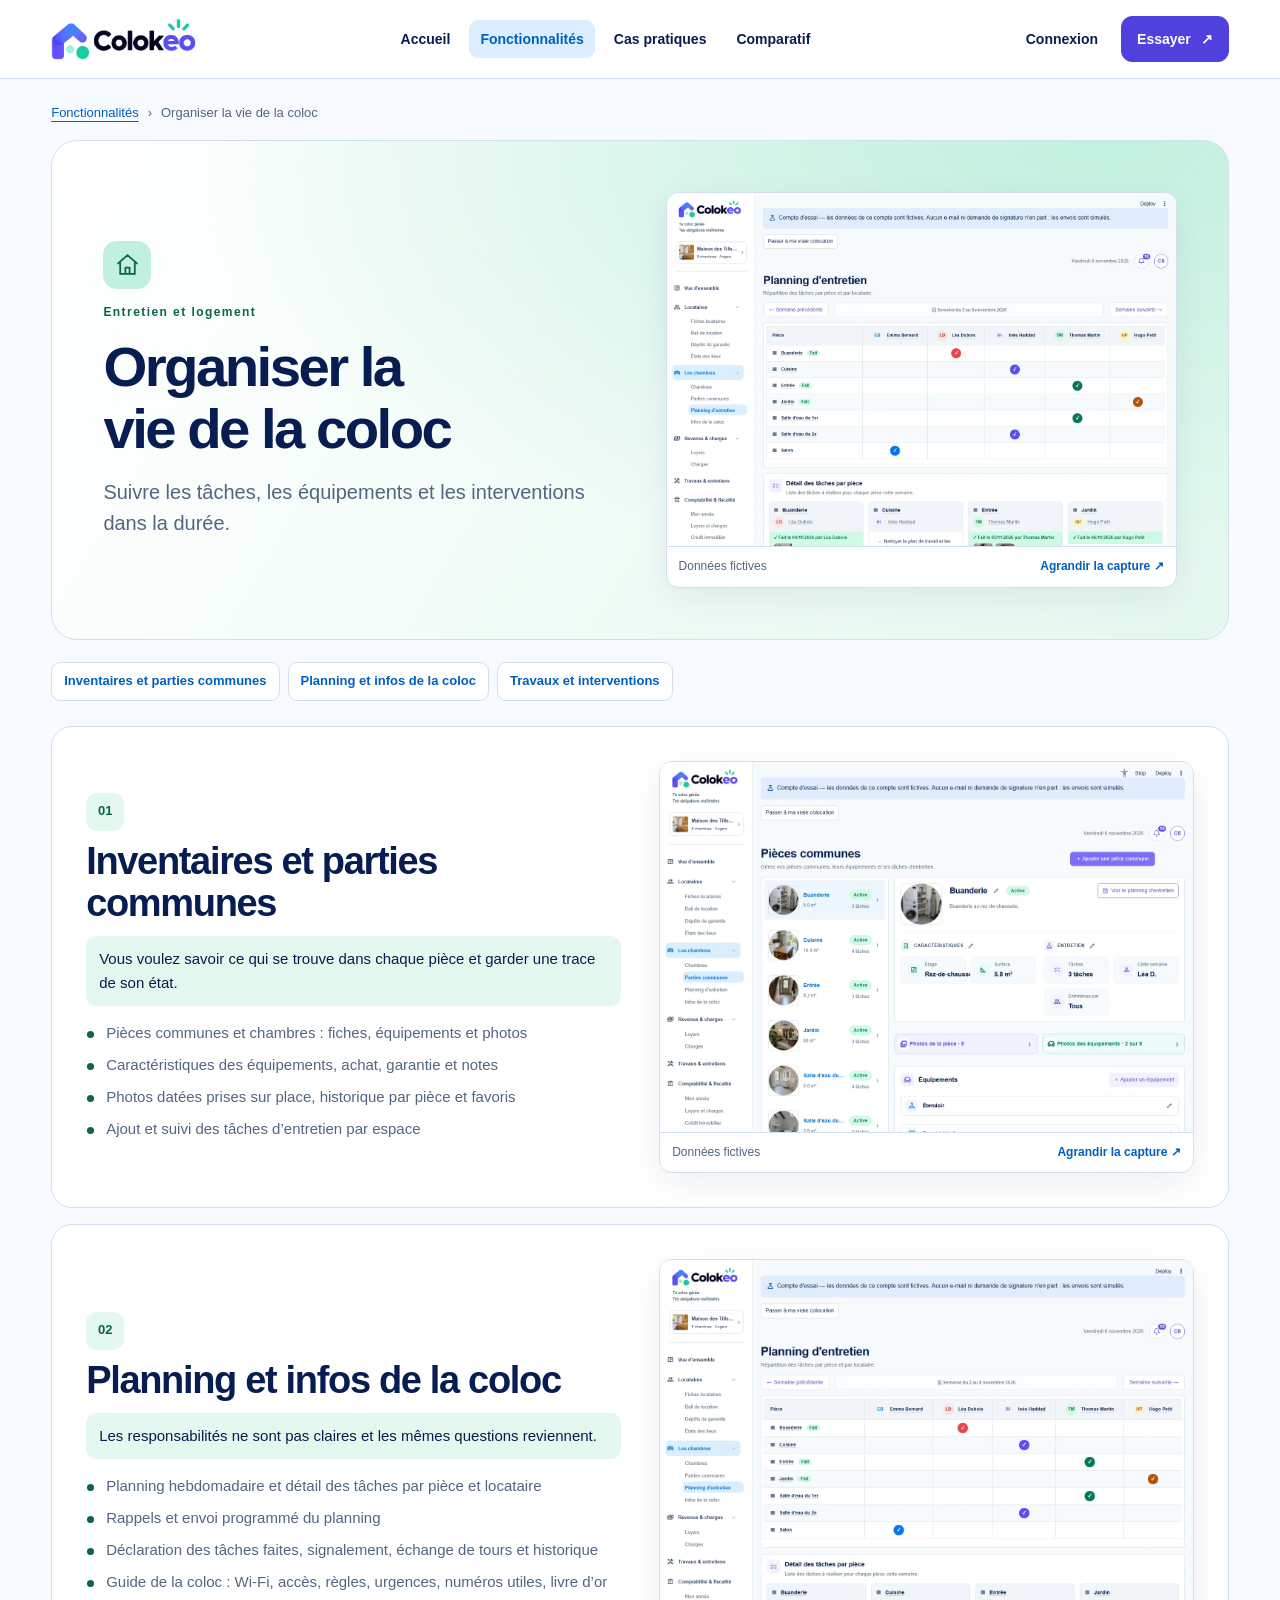
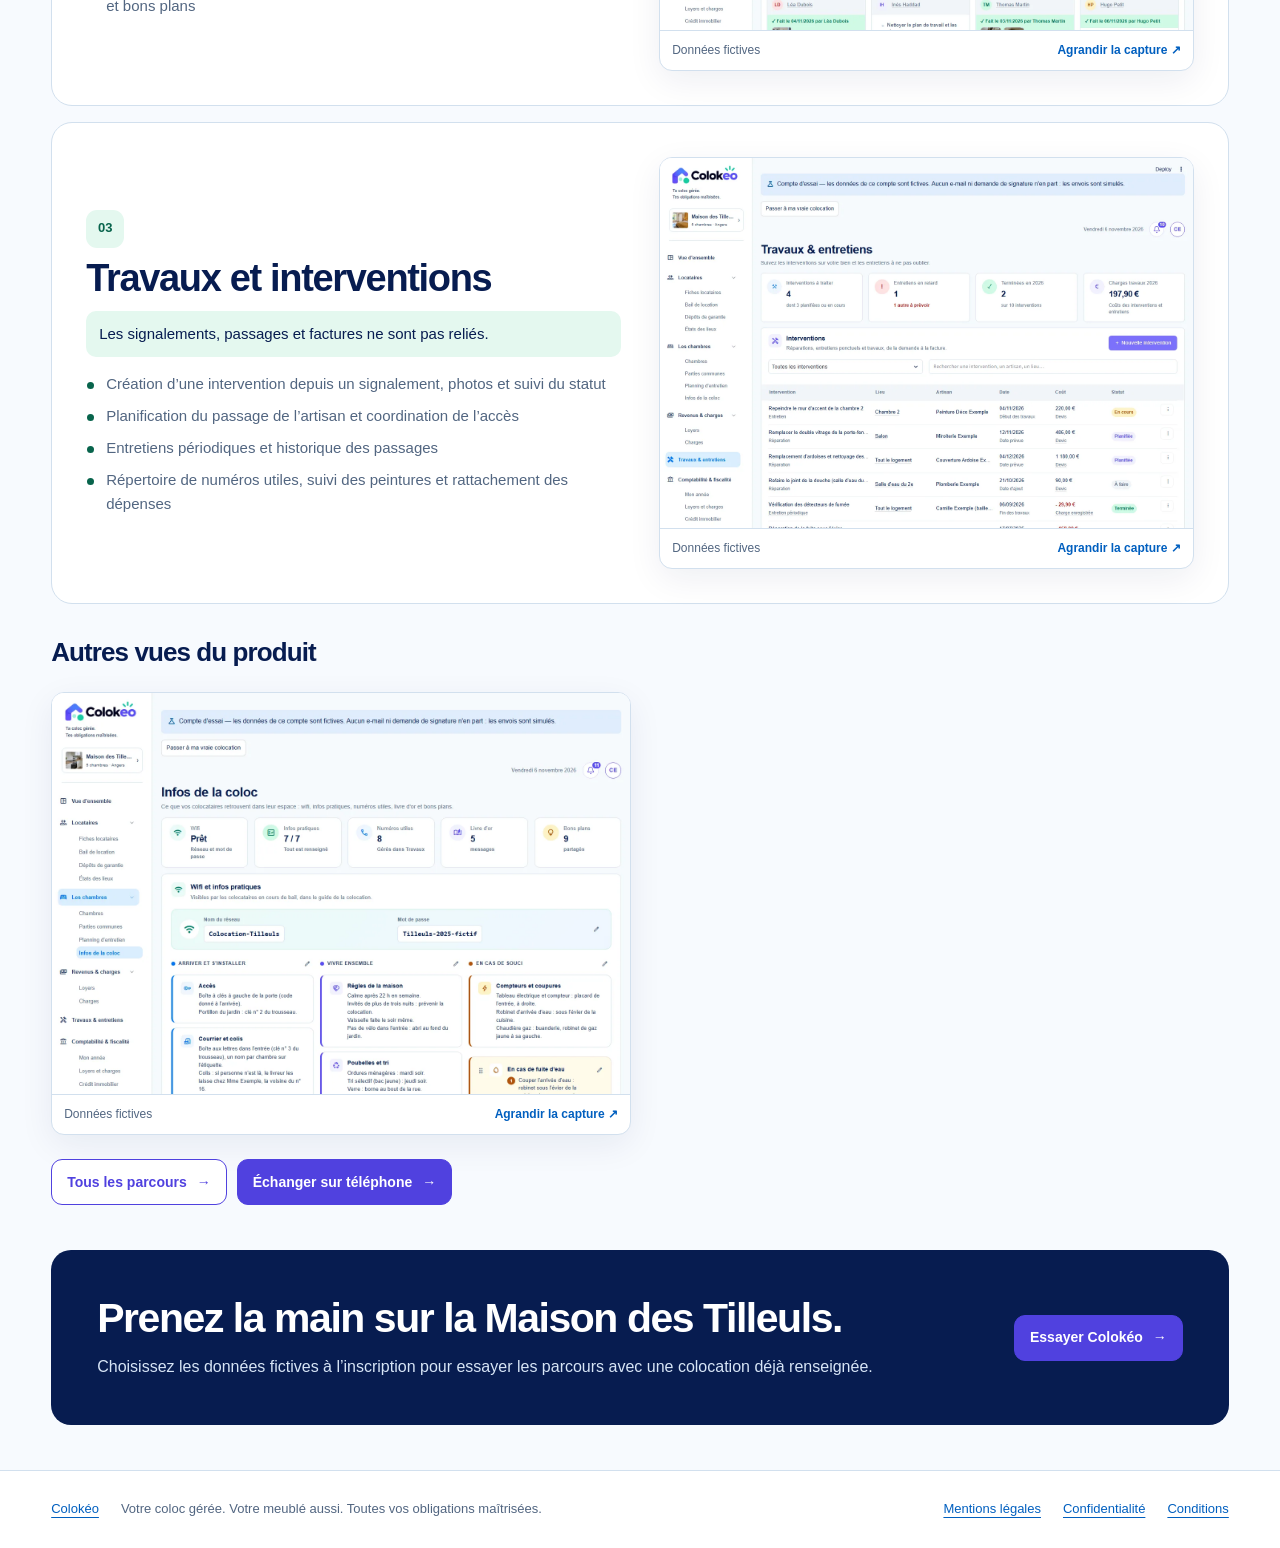
<file: fonctionnalites-bien-vie.html>
<!doctype html>
<html lang="fr"><head><meta charset="utf-8"><meta name="viewport" content="width=device-width, initial-scale=1"><title>Organiser la vie de la coloc | Colokéo</title><meta name="description" content="Suivre les tâches, les équipements et les interventions dans la durée."><link rel="canonical" href="https://www.colokeo.fr/fonctionnalites-bien-vie.html"><link rel="icon" href="assets/favicon.svg"><link rel="stylesheet" href="vitrine.css"><link rel="stylesheet" href="catalogue.css"></head><body><a class="skip" href="#contenu">Aller au contenu</a><header><div class="container bar"><a class="logo" href="index.html" aria-label="Colokéo, accueil"><img src="assets/logo.png" alt="Colokéo" width="150" height="44"></a><nav aria-label="Navigation principale"><a href="index.html">Accueil</a><a href="fonctionnalites.html" aria-current="page">Fonctionnalités</a><a href="cas-pratiques.html">Cas pratiques</a><a href="comparatif.html">Comparatif</a></nav><div class="actions"><a class="login" href="https://app.colokeo.fr/connexion">Connexion</a><a class="button primary" href="https://app.colokeo.fr/inscription">Essayer<span aria-hidden="true">↗</span></a></div></div></header><main class="container catalog-main" id="contenu"><nav class="catalog-breadcrumb" aria-label="Fil d’Ariane"><a href="fonctionnalites.html">Fonctionnalités</a><span aria-hidden="true">›</span><span aria-current="page">Organiser la vie de la coloc</span></nav><section class="catalog-hero detail-hero tone-mint"><div><span class="catalog-icon"><svg viewBox="0 0 24 24" fill="none" stroke="currentColor" stroke-width="1.7" stroke-linecap="round" stroke-linejoin="round" aria-hidden="true"><path d="M3 11 12 3l9 8 M5 10v11h14V10 M10 21v-6h4v6"/></svg></span><p class="eyebrow">Entretien et logement</p><h1>Organiser la vie de la coloc</h1><p class="lede">Suivre les tâches, les équipements et les interventions dans la durée.</p></div><figure class="capture catalog-capture"><a href="assets/demo/planning.webp" aria-label="Agrandir : Organiser la vie de la coloc"><img src="assets/demo/planning.webp" alt="Organiser la vie de la coloc — écran Colokéo avec données fictives" width="1440" height="1000" decoding="async" fetchpriority=high></a><figcaption><span>Données fictives</span><span>Agrandir la capture ↗</span></figcaption></figure></section><nav class="jump catalog-jump" aria-label="Dans cette page"><a href="#fonction-1">Inventaires et parties communes</a><a href="#fonction-2">Planning et infos de la coloc</a><a href="#fonction-3">Travaux et interventions</a></nav><section class="catalog-section tone-mint" id="fonction-1"><div class="catalog-copy"><span class="catalog-index">01</span><h2>Inventaires et parties communes</h2><p class="catalog-problem">Vous voulez savoir ce qui se trouve dans chaque pièce et garder une trace de son état.</p><ul class="catalog-list"><li>Pièces communes et chambres : fiches, équipements et photos</li><li>Caractéristiques des équipements, achat, garantie et notes</li><li>Photos datées prises sur place, historique par pièce et favoris</li><li>Ajout et suivi des tâches d’entretien par espace</li></ul></div><figure class="capture catalog-capture"><a href="assets/demo/communs.webp" aria-label="Agrandir : Inventaires et parties communes"><img src="assets/demo/communs.webp" alt="Inventaires et parties communes — écran Colokéo avec données fictives" width="1440" height="1000" decoding="async" loading=lazy></a><figcaption><span>Données fictives</span><span>Agrandir la capture ↗</span></figcaption></figure></section><section class="catalog-section tone-mint" id="fonction-2"><div class="catalog-copy"><span class="catalog-index">02</span><h2>Planning et infos de la coloc</h2><p class="catalog-problem">Les responsabilités ne sont pas claires et les mêmes questions reviennent.</p><ul class="catalog-list"><li>Planning hebdomadaire et détail des tâches par pièce et locataire</li><li>Rappels et envoi programmé du planning</li><li>Déclaration des tâches faites, signalement, échange de tours et historique</li><li>Guide de la coloc : Wi-Fi, accès, règles, urgences, numéros utiles, livre d’or et bons plans</li></ul></div><figure class="capture catalog-capture"><a href="assets/demo/planning.webp" aria-label="Agrandir : Planning et infos de la coloc"><img src="assets/demo/planning.webp" alt="Planning et infos de la coloc — écran Colokéo avec données fictives" width="1440" height="1000" decoding="async" loading=lazy></a><figcaption><span>Données fictives</span><span>Agrandir la capture ↗</span></figcaption></figure></section><section class="catalog-section tone-mint" id="fonction-3"><div class="catalog-copy"><span class="catalog-index">03</span><h2>Travaux et interventions</h2><p class="catalog-problem">Les signalements, passages et factures ne sont pas reliés.</p><ul class="catalog-list"><li>Création d’une intervention depuis un signalement, photos et suivi du statut</li><li>Planification du passage de l’artisan et coordination de l’accès</li><li>Entretiens périodiques et historique des passages</li><li>Répertoire de numéros utiles, suivi des peintures et rattachement des dépenses</li></ul></div><figure class="capture catalog-capture"><a href="assets/demo/travaux.webp" aria-label="Agrandir : Travaux et interventions"><img src="assets/demo/travaux.webp" alt="Travaux et interventions — écran Colokéo avec données fictives" width="1440" height="1000" decoding="async" loading=lazy></a><figcaption><span>Données fictives</span><span>Agrandir la capture ↗</span></figcaption></figure></section><section class="catalog-more"><h2>Autres vues du produit</h2><div class="screens"><figure class="capture catalog-capture"><a href="assets/demo/infos.webp" aria-label="Agrandir : Infos de la coloc"><img src="assets/demo/infos.webp" alt="Infos de la coloc — écran Colokéo avec données fictives" width="1440" height="1000" decoding="async" loading=lazy></a><figcaption><span>Données fictives</span><span>Agrandir la capture ↗</span></figcaption></figure></div></section><nav class="catalog-next" aria-label="Autres parcours"><a class="button secondary" href="fonctionnalites.html">Tous les parcours <span aria-hidden="true">→</span></a><a class="button primary" href="fonctionnalites-portail.html">Échanger sur téléphone <span aria-hidden="true">→</span></a></nav><section class="closing"><div><h2>Prenez la main sur la Maison des Tilleuls.</h2><p>Choisissez les données fictives à l’inscription pour essayer les parcours avec une colocation déjà renseignée.</p></div><a class="button primary" href="https://app.colokeo.fr/inscription">Essayer Colokéo <span aria-hidden="true">→</span></a></section></main><footer><div class="container foot"><a href="index.html">Colokéo</a><p>Votre coloc gérée. Votre meublé aussi. Toutes vos obligations maîtrisées.</p><a href="https://app.colokeo.fr/juridique/mentions-legales">Mentions légales</a><a href="https://app.colokeo.fr/juridique/confidentialite">Confidentialité</a><a href="https://app.colokeo.fr/juridique/conditions">Conditions</a></div></footer></body></html>
</file>
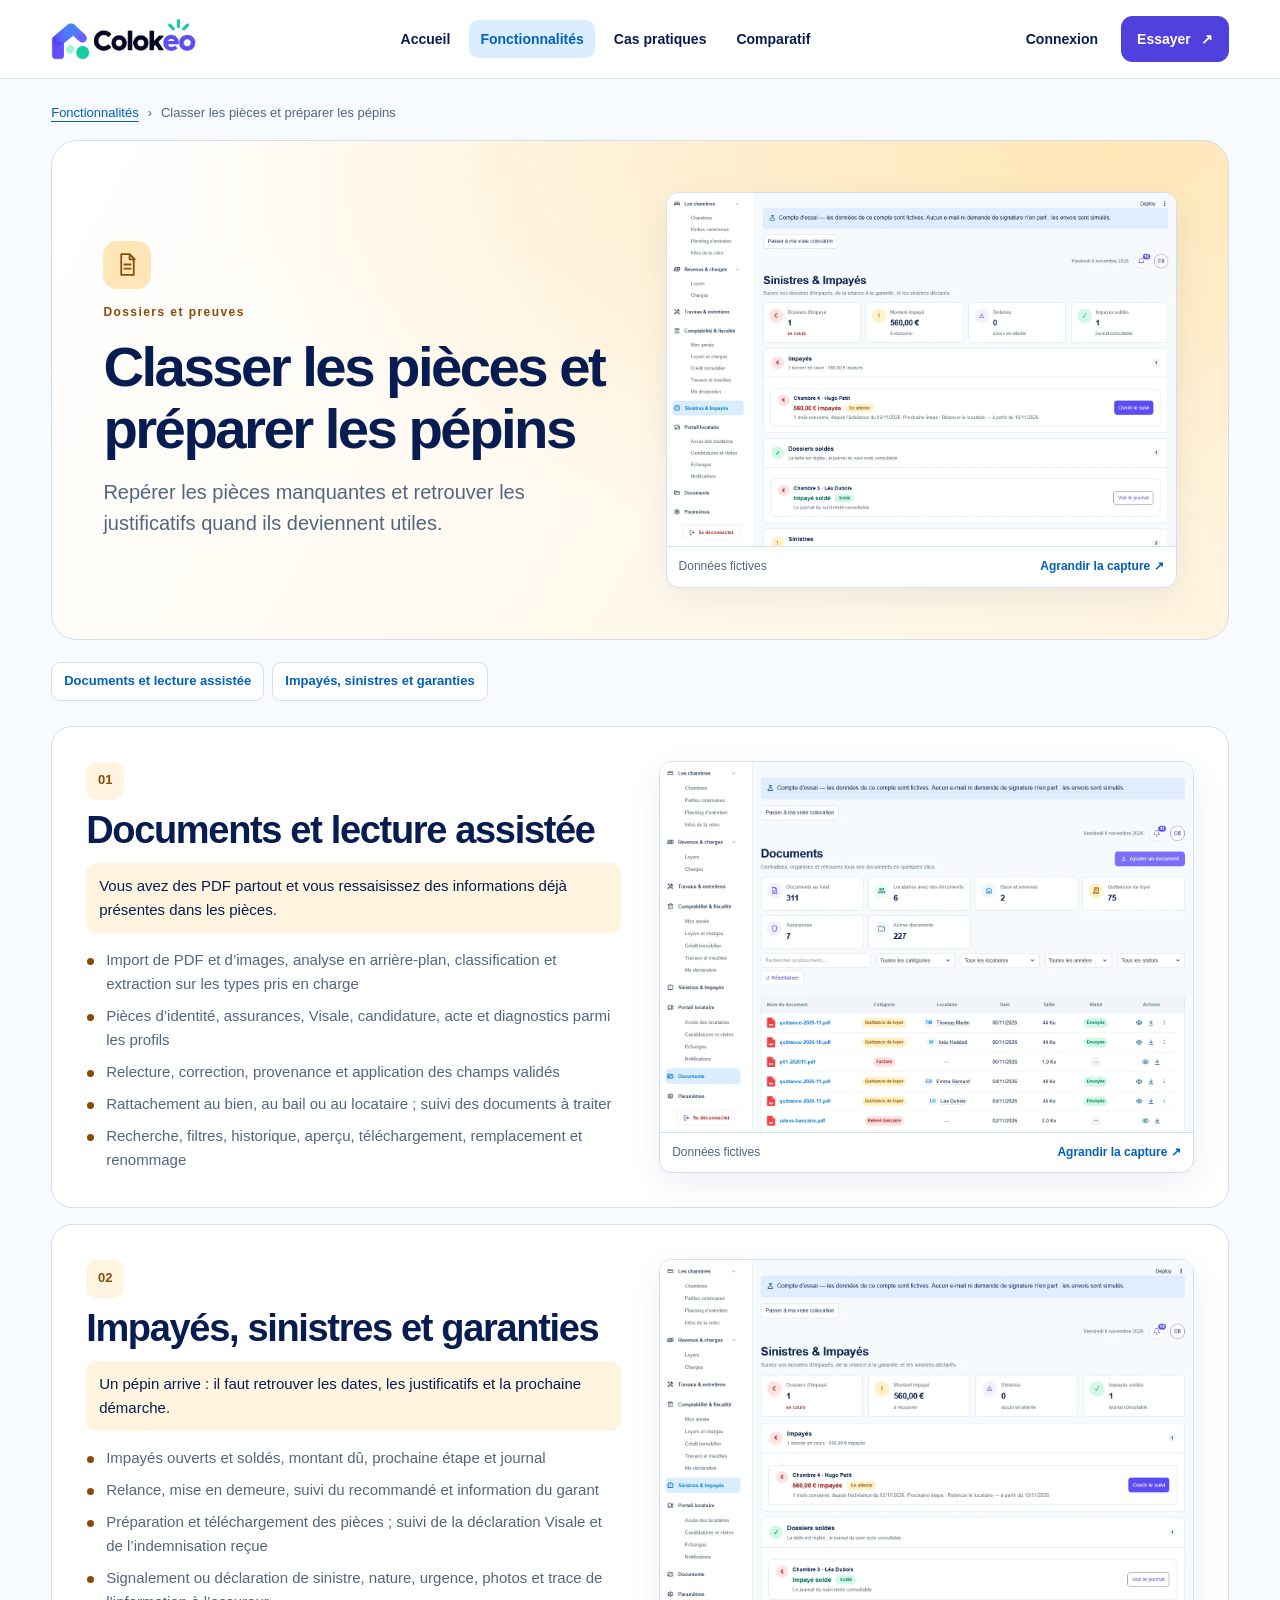
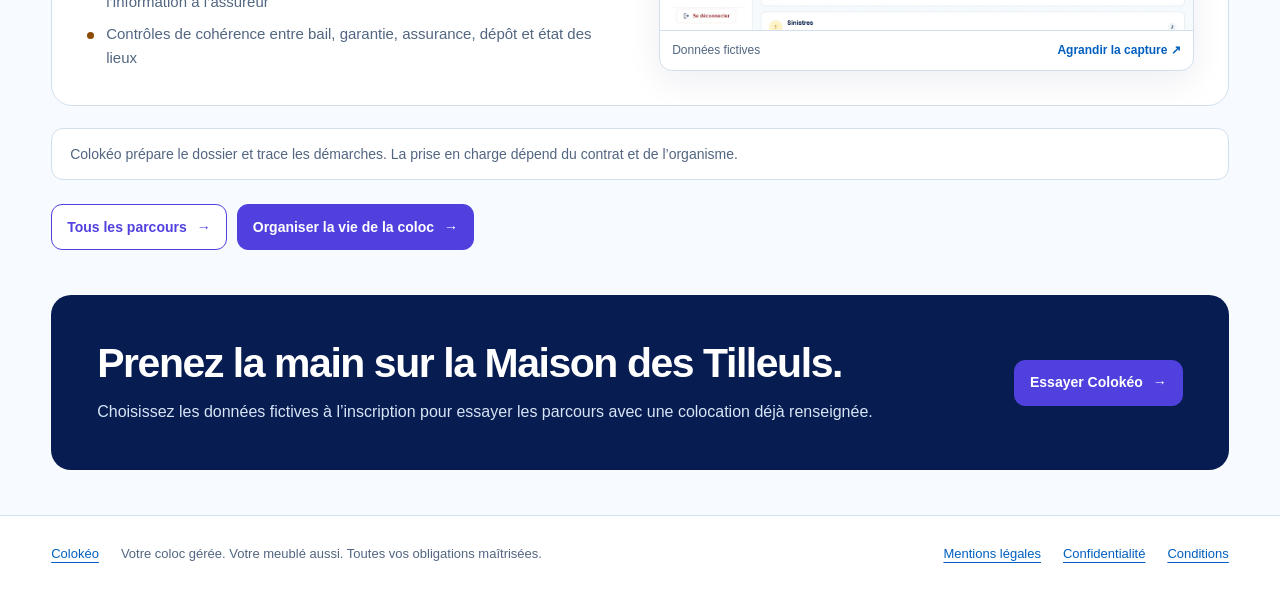
<file: fonctionnalites-documents.html>
<!doctype html>
<html lang="fr"><head><meta charset="utf-8"><meta name="viewport" content="width=device-width, initial-scale=1"><title>Classer les pièces et préparer les pépins | Colokéo</title><meta name="description" content="Repérer les pièces manquantes et retrouver les justificatifs quand ils deviennent utiles."><link rel="canonical" href="https://www.colokeo.fr/fonctionnalites-documents.html"><link rel="icon" href="assets/favicon.svg"><link rel="stylesheet" href="vitrine.css"><link rel="stylesheet" href="catalogue.css"></head><body><a class="skip" href="#contenu">Aller au contenu</a><header><div class="container bar"><a class="logo" href="index.html" aria-label="Colokéo, accueil"><img src="assets/logo.png" alt="Colokéo" width="150" height="44"></a><nav aria-label="Navigation principale"><a href="index.html">Accueil</a><a href="fonctionnalites.html" aria-current="page">Fonctionnalités</a><a href="cas-pratiques.html">Cas pratiques</a><a href="comparatif.html">Comparatif</a></nav><div class="actions"><a class="login" href="https://app.colokeo.fr/connexion">Connexion</a><a class="button primary" href="https://app.colokeo.fr/inscription">Essayer<span aria-hidden="true">↗</span></a></div></div></header><main class="container catalog-main" id="contenu"><nav class="catalog-breadcrumb" aria-label="Fil d’Ariane"><a href="fonctionnalites.html">Fonctionnalités</a><span aria-hidden="true">›</span><span aria-current="page">Classer les pièces et préparer les pépins</span></nav><section class="catalog-hero detail-hero tone-amber"><div><span class="catalog-icon"><svg viewBox="0 0 24 24" fill="none" stroke="currentColor" stroke-width="1.7" stroke-linecap="round" stroke-linejoin="round" aria-hidden="true"><path d="M6 2h8l4 4v16H6z M14 2v5h5 M9 12h6 M9 16h6"/></svg></span><p class="eyebrow">Dossiers et preuves</p><h1>Classer les pièces et préparer les pépins</h1><p class="lede">Repérer les pièces manquantes et retrouver les justificatifs quand ils deviennent utiles.</p></div><figure class="capture catalog-capture"><a href="assets/demo/sinistres.webp" aria-label="Agrandir : Classer les pièces et préparer les pépins"><img src="assets/demo/sinistres.webp" alt="Classer les pièces et préparer les pépins — écran Colokéo avec données fictives" width="1440" height="1000" decoding="async" fetchpriority=high></a><figcaption><span>Données fictives</span><span>Agrandir la capture ↗</span></figcaption></figure></section><nav class="jump catalog-jump" aria-label="Dans cette page"><a href="#fonction-1">Documents et lecture assistée</a><a href="#fonction-2">Impayés, sinistres et garanties</a></nav><section class="catalog-section tone-amber" id="fonction-1"><div class="catalog-copy"><span class="catalog-index">01</span><h2>Documents et lecture assistée</h2><p class="catalog-problem">Vous avez des PDF partout et vous ressaisissez des informations déjà présentes dans les pièces.</p><ul class="catalog-list"><li>Import de PDF et d’images, analyse en arrière-plan, classification et extraction sur les types pris en charge</li><li>Pièces d’identité, assurances, Visale, candidature, acte et diagnostics parmi les profils</li><li>Relecture, correction, provenance et application des champs validés</li><li>Rattachement au bien, au bail ou au locataire ; suivi des documents à traiter</li><li>Recherche, filtres, historique, aperçu, téléchargement, remplacement et renommage</li></ul></div><figure class="capture catalog-capture"><a href="assets/demo/documents.webp" aria-label="Agrandir : Documents et lecture assistée"><img src="assets/demo/documents.webp" alt="Documents et lecture assistée — écran Colokéo avec données fictives" width="1440" height="1000" decoding="async" loading=lazy></a><figcaption><span>Données fictives</span><span>Agrandir la capture ↗</span></figcaption></figure></section><section class="catalog-section tone-amber" id="fonction-2"><div class="catalog-copy"><span class="catalog-index">02</span><h2>Impayés, sinistres et garanties</h2><p class="catalog-problem">Un pépin arrive : il faut retrouver les dates, les justificatifs et la prochaine démarche.</p><ul class="catalog-list"><li>Impayés ouverts et soldés, montant dû, prochaine étape et journal</li><li>Relance, mise en demeure, suivi du recommandé et information du garant</li><li>Préparation et téléchargement des pièces ; suivi de la déclaration Visale et de l’indemnisation reçue</li><li>Signalement ou déclaration de sinistre, nature, urgence, photos et trace de l’information à l’assureur</li><li>Contrôles de cohérence entre bail, garantie, assurance, dépôt et état des lieux</li></ul></div><figure class="capture catalog-capture"><a href="assets/demo/sinistres.webp" aria-label="Agrandir : Impayés, sinistres et garanties"><img src="assets/demo/sinistres.webp" alt="Impayés, sinistres et garanties — écran Colokéo avec données fictives" width="1440" height="1000" decoding="async" loading=lazy></a><figcaption><span>Données fictives</span><span>Agrandir la capture ↗</span></figcaption></figure></section><p class="catalog-note">Colokéo prépare le dossier et trace les démarches. La prise en charge dépend du contrat et de l’organisme.</p><nav class="catalog-next" aria-label="Autres parcours"><a class="button secondary" href="fonctionnalites.html">Tous les parcours <span aria-hidden="true">→</span></a><a class="button primary" href="fonctionnalites-bien-vie.html">Organiser la vie de la coloc <span aria-hidden="true">→</span></a></nav><section class="closing"><div><h2>Prenez la main sur la Maison des Tilleuls.</h2><p>Choisissez les données fictives à l’inscription pour essayer les parcours avec une colocation déjà renseignée.</p></div><a class="button primary" href="https://app.colokeo.fr/inscription">Essayer Colokéo <span aria-hidden="true">→</span></a></section></main><footer><div class="container foot"><a href="index.html">Colokéo</a><p>Votre coloc gérée. Votre meublé aussi. Toutes vos obligations maîtrisées.</p><a href="https://app.colokeo.fr/juridique/mentions-legales">Mentions légales</a><a href="https://app.colokeo.fr/juridique/confidentialite">Confidentialité</a><a href="https://app.colokeo.fr/juridique/conditions">Conditions</a></div></footer></body></html>
</file>
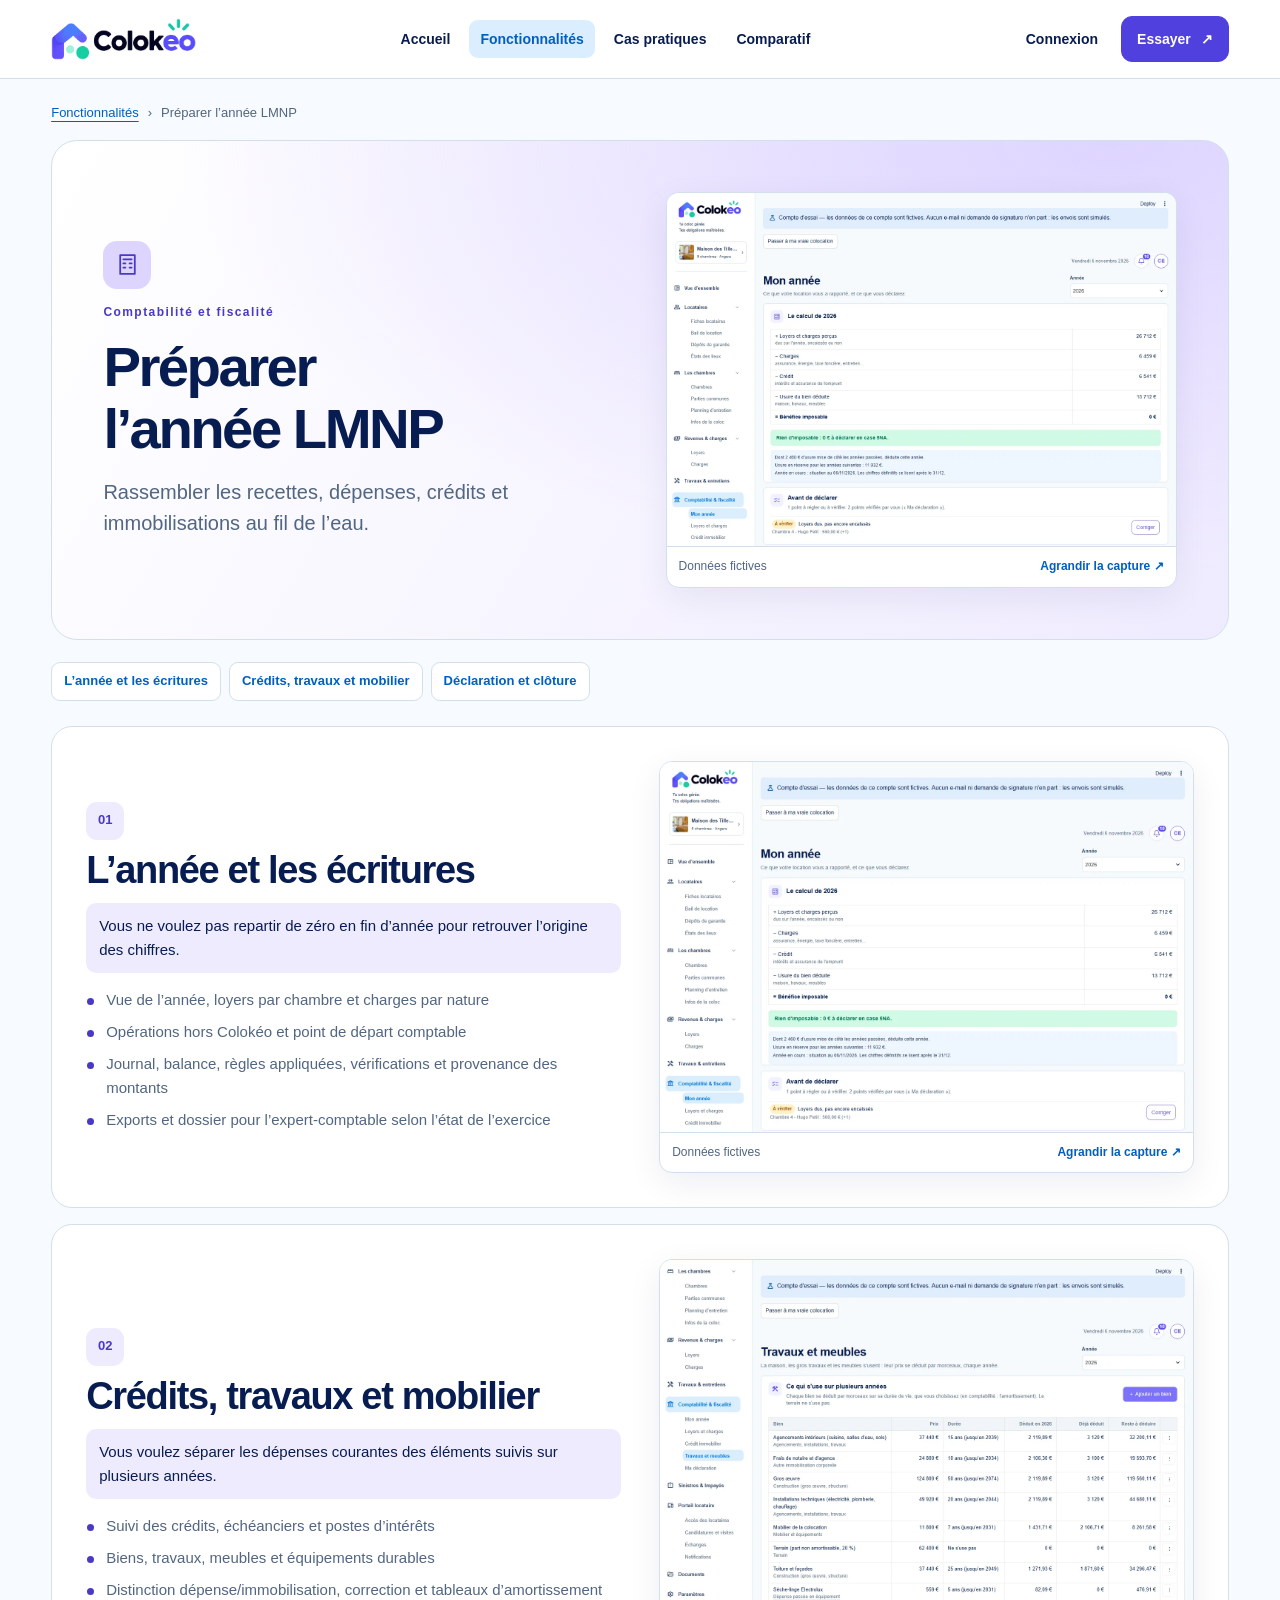
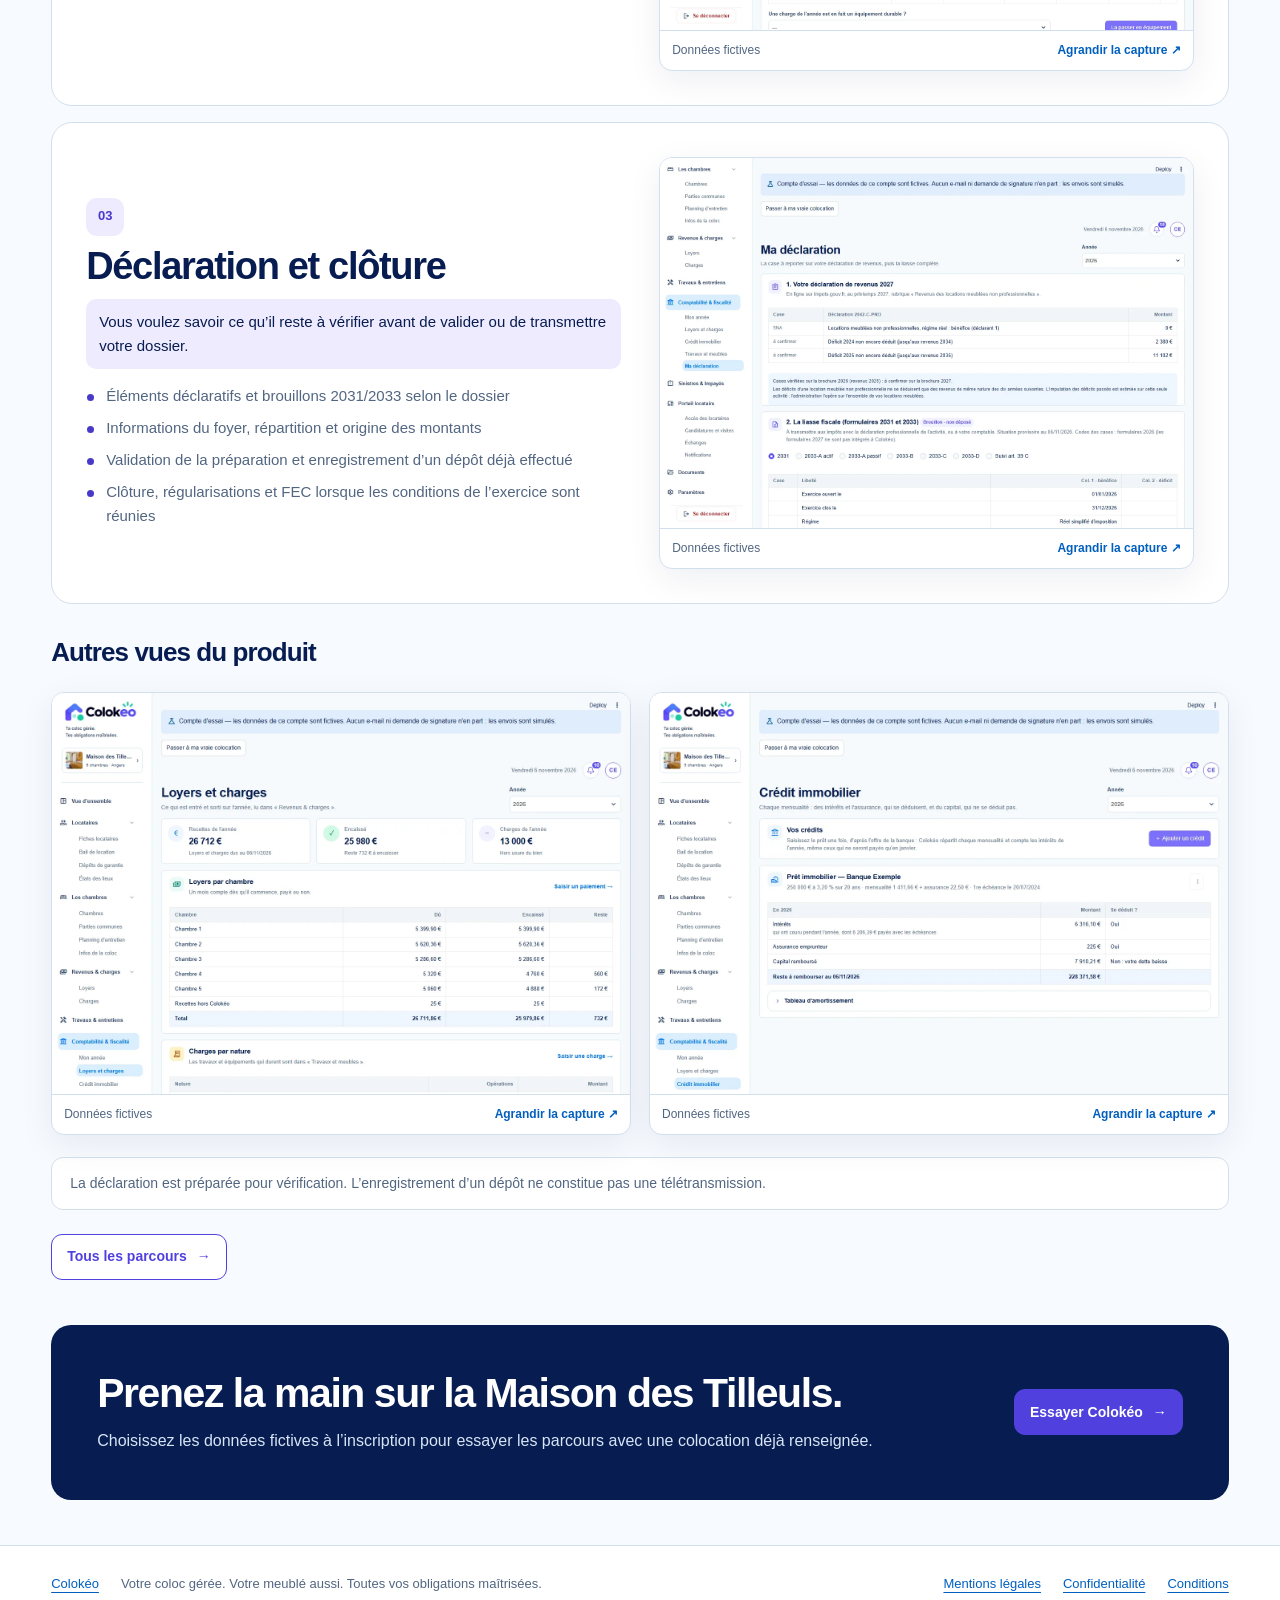
<file: fonctionnalites-fiscalite.html>
<!doctype html>
<html lang="fr"><head><meta charset="utf-8"><meta name="viewport" content="width=device-width, initial-scale=1"><title>Préparer l’année LMNP | Colokéo</title><meta name="description" content="Rassembler les recettes, dépenses, crédits et immobilisations au fil de l’eau."><link rel="canonical" href="https://www.colokeo.fr/fonctionnalites-fiscalite.html"><link rel="icon" href="assets/favicon.svg"><link rel="stylesheet" href="vitrine.css"><link rel="stylesheet" href="catalogue.css"></head><body><a class="skip" href="#contenu">Aller au contenu</a><header><div class="container bar"><a class="logo" href="index.html" aria-label="Colokéo, accueil"><img src="assets/logo.png" alt="Colokéo" width="150" height="44"></a><nav aria-label="Navigation principale"><a href="index.html">Accueil</a><a href="fonctionnalites.html" aria-current="page">Fonctionnalités</a><a href="cas-pratiques.html">Cas pratiques</a><a href="comparatif.html">Comparatif</a></nav><div class="actions"><a class="login" href="https://app.colokeo.fr/connexion">Connexion</a><a class="button primary" href="https://app.colokeo.fr/inscription">Essayer<span aria-hidden="true">↗</span></a></div></div></header><main class="container catalog-main" id="contenu"><nav class="catalog-breadcrumb" aria-label="Fil d’Ariane"><a href="fonctionnalites.html">Fonctionnalités</a><span aria-hidden="true">›</span><span aria-current="page">Préparer l’année LMNP</span></nav><section class="catalog-hero detail-hero tone-violet"><div><span class="catalog-icon"><svg viewBox="0 0 24 24" fill="none" stroke="currentColor" stroke-width="1.7" stroke-linecap="round" stroke-linejoin="round" aria-hidden="true"><path d="M5 3h14v18H5z M8 7h8 M8 11h2 M14 11h2 M8 15h2 M14 15h2"/></svg></span><p class="eyebrow">Comptabilité et fiscalité</p><h1>Préparer l’année LMNP</h1><p class="lede">Rassembler les recettes, dépenses, crédits et immobilisations au fil de l’eau.</p></div><figure class="capture catalog-capture"><a href="assets/demo/annee.webp" aria-label="Agrandir : Préparer l’année LMNP"><img src="assets/demo/annee.webp" alt="Préparer l’année LMNP — écran Colokéo avec données fictives" width="1440" height="1000" decoding="async" fetchpriority=high></a><figcaption><span>Données fictives</span><span>Agrandir la capture ↗</span></figcaption></figure></section><nav class="jump catalog-jump" aria-label="Dans cette page"><a href="#fonction-1">L’année et les écritures</a><a href="#fonction-2">Crédits, travaux et mobilier</a><a href="#fonction-3">Déclaration et clôture</a></nav><section class="catalog-section tone-violet" id="fonction-1"><div class="catalog-copy"><span class="catalog-index">01</span><h2>L’année et les écritures</h2><p class="catalog-problem">Vous ne voulez pas repartir de zéro en fin d’année pour retrouver l’origine des chiffres.</p><ul class="catalog-list"><li>Vue de l’année, loyers par chambre et charges par nature</li><li>Opérations hors Colokéo et point de départ comptable</li><li>Journal, balance, règles appliquées, vérifications et provenance des montants</li><li>Exports et dossier pour l’expert-comptable selon l’état de l’exercice</li></ul></div><figure class="capture catalog-capture"><a href="assets/demo/annee.webp" aria-label="Agrandir : L’année et les écritures"><img src="assets/demo/annee.webp" alt="L’année et les écritures — écran Colokéo avec données fictives" width="1440" height="1000" decoding="async" loading=lazy></a><figcaption><span>Données fictives</span><span>Agrandir la capture ↗</span></figcaption></figure></section><section class="catalog-section tone-violet" id="fonction-2"><div class="catalog-copy"><span class="catalog-index">02</span><h2>Crédits, travaux et mobilier</h2><p class="catalog-problem">Vous voulez séparer les dépenses courantes des éléments suivis sur plusieurs années.</p><ul class="catalog-list"><li>Suivi des crédits, échéanciers et postes d’intérêts</li><li>Biens, travaux, meubles et équipements durables</li><li>Distinction dépense/immobilisation, correction et tableaux d’amortissement</li></ul></div><figure class="capture catalog-capture"><a href="assets/demo/meubles.webp" aria-label="Agrandir : Crédits, travaux et mobilier"><img src="assets/demo/meubles.webp" alt="Crédits, travaux et mobilier — écran Colokéo avec données fictives" width="1440" height="1000" decoding="async" loading=lazy></a><figcaption><span>Données fictives</span><span>Agrandir la capture ↗</span></figcaption></figure></section><section class="catalog-section tone-violet" id="fonction-3"><div class="catalog-copy"><span class="catalog-index">03</span><h2>Déclaration et clôture</h2><p class="catalog-problem">Vous voulez savoir ce qu’il reste à vérifier avant de valider ou de transmettre votre dossier.</p><ul class="catalog-list"><li>Éléments déclaratifs et brouillons 2031/2033 selon le dossier</li><li>Informations du foyer, répartition et origine des montants</li><li>Validation de la préparation et enregistrement d’un dépôt déjà effectué</li><li>Clôture, régularisations et FEC lorsque les conditions de l’exercice sont réunies</li></ul></div><figure class="capture catalog-capture"><a href="assets/demo/declaration.webp" aria-label="Agrandir : Déclaration et clôture"><img src="assets/demo/declaration.webp" alt="Déclaration et clôture — écran Colokéo avec données fictives" width="1440" height="1000" decoding="async" loading=lazy></a><figcaption><span>Données fictives</span><span>Agrandir la capture ↗</span></figcaption></figure></section><section class="catalog-more"><h2>Autres vues du produit</h2><div class="screens"><figure class="capture catalog-capture"><a href="assets/demo/compta-loyers.webp" aria-label="Agrandir : Loyers et charges comptables"><img src="assets/demo/compta-loyers.webp" alt="Loyers et charges comptables — écran Colokéo avec données fictives" width="1440" height="1000" decoding="async" loading=lazy></a><figcaption><span>Données fictives</span><span>Agrandir la capture ↗</span></figcaption></figure><figure class="capture catalog-capture"><a href="assets/demo/credit.webp" aria-label="Agrandir : Crédit immobilier"><img src="assets/demo/credit.webp" alt="Crédit immobilier — écran Colokéo avec données fictives" width="1440" height="1000" decoding="async" loading=lazy></a><figcaption><span>Données fictives</span><span>Agrandir la capture ↗</span></figcaption></figure></div></section><p class="catalog-note">La déclaration est préparée pour vérification. L’enregistrement d’un dépôt ne constitue pas une télétransmission.</p><nav class="catalog-next" aria-label="Autres parcours"><a class="button secondary" href="fonctionnalites.html">Tous les parcours <span aria-hidden="true">→</span></a></nav><section class="closing"><div><h2>Prenez la main sur la Maison des Tilleuls.</h2><p>Choisissez les données fictives à l’inscription pour essayer les parcours avec une colocation déjà renseignée.</p></div><a class="button primary" href="https://app.colokeo.fr/inscription">Essayer Colokéo <span aria-hidden="true">→</span></a></section></main><footer><div class="container foot"><a href="index.html">Colokéo</a><p>Votre coloc gérée. Votre meublé aussi. Toutes vos obligations maîtrisées.</p><a href="https://app.colokeo.fr/juridique/mentions-legales">Mentions légales</a><a href="https://app.colokeo.fr/juridique/confidentialite">Confidentialité</a><a href="https://app.colokeo.fr/juridique/conditions">Conditions</a></div></footer></body></html>
</file>
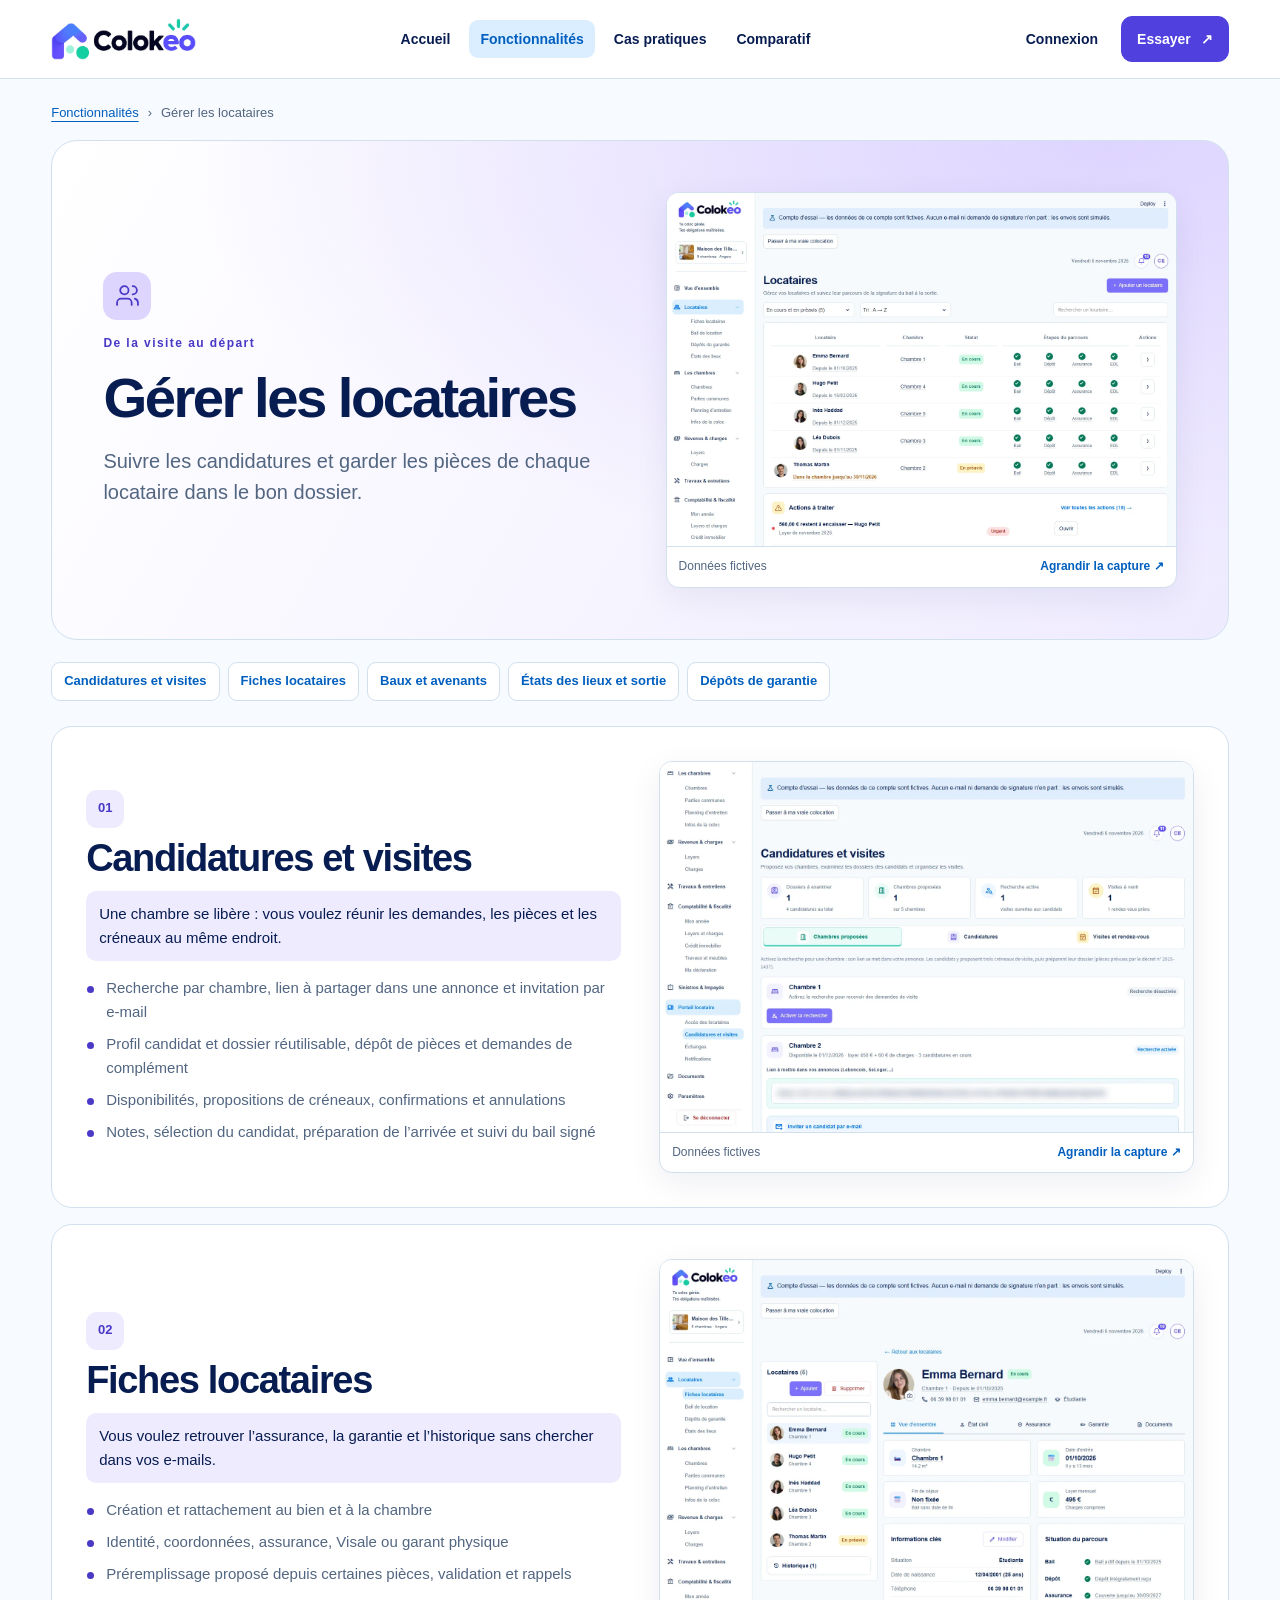
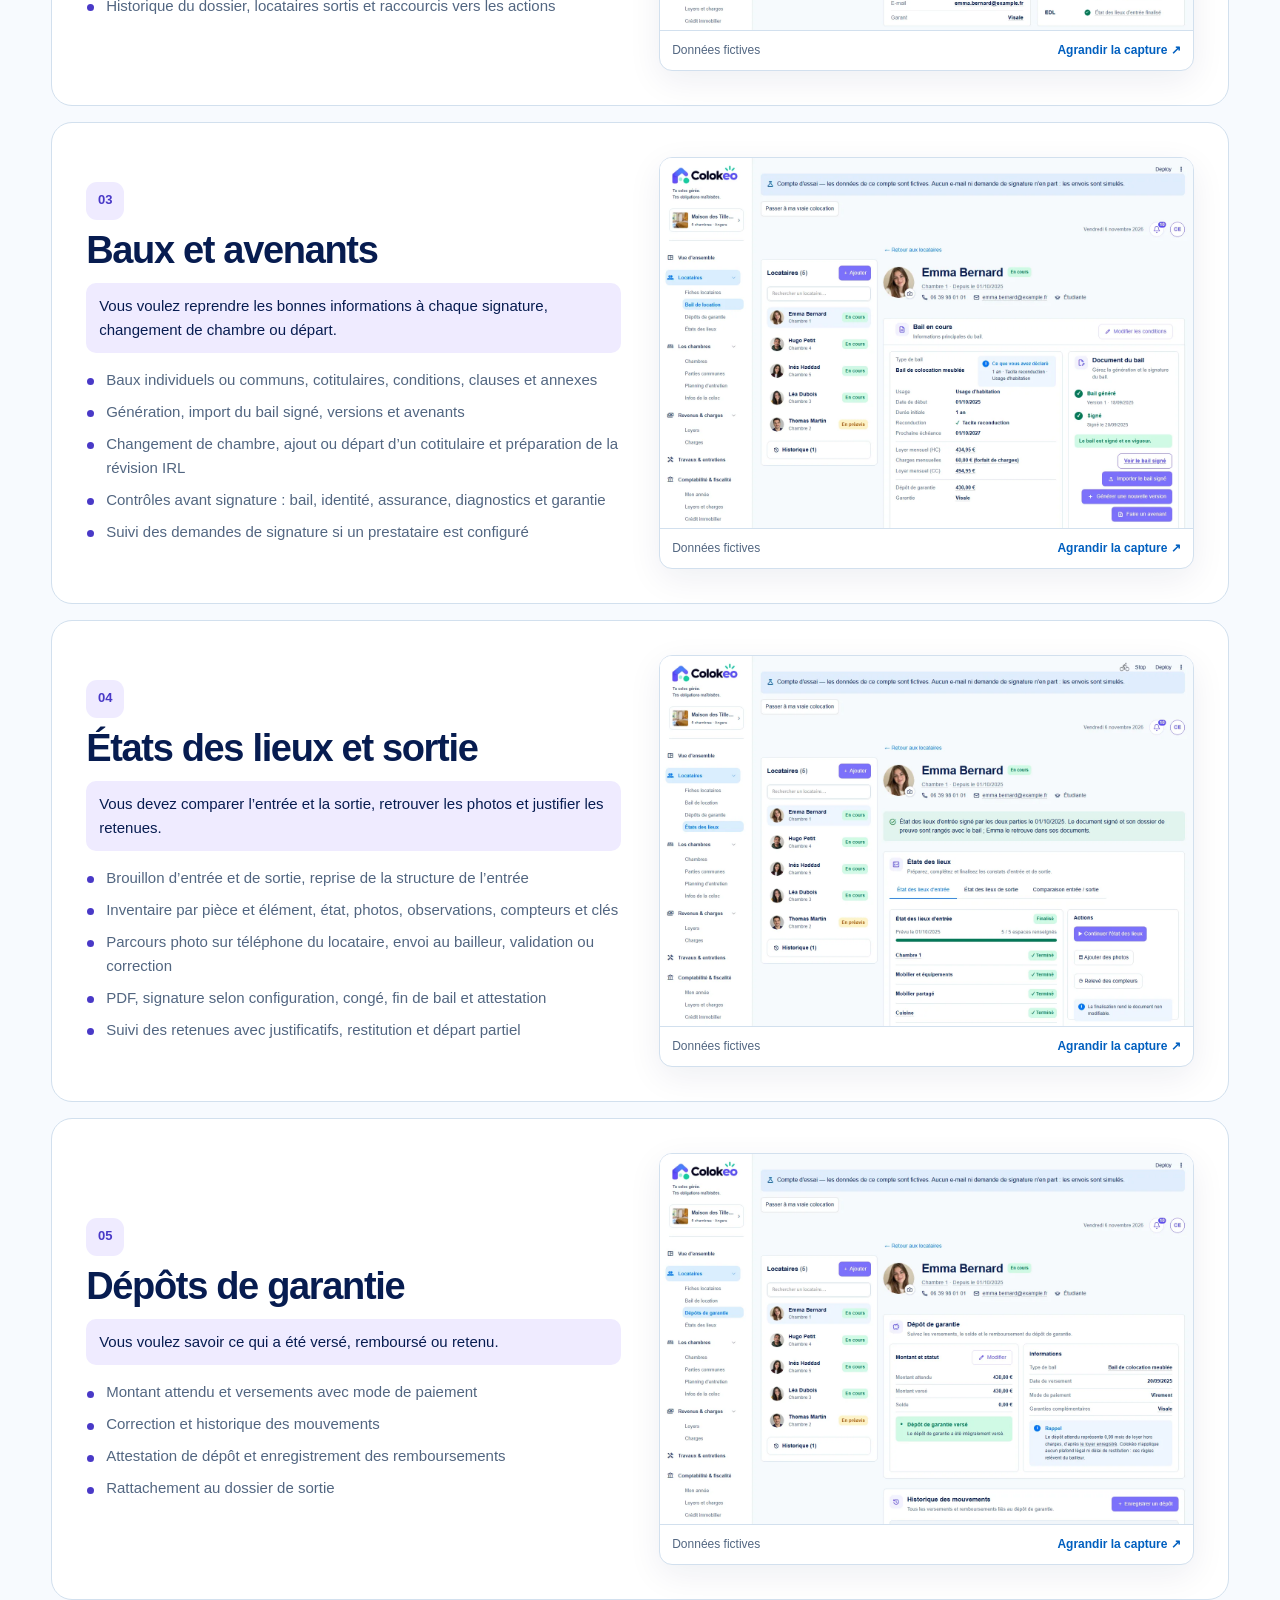
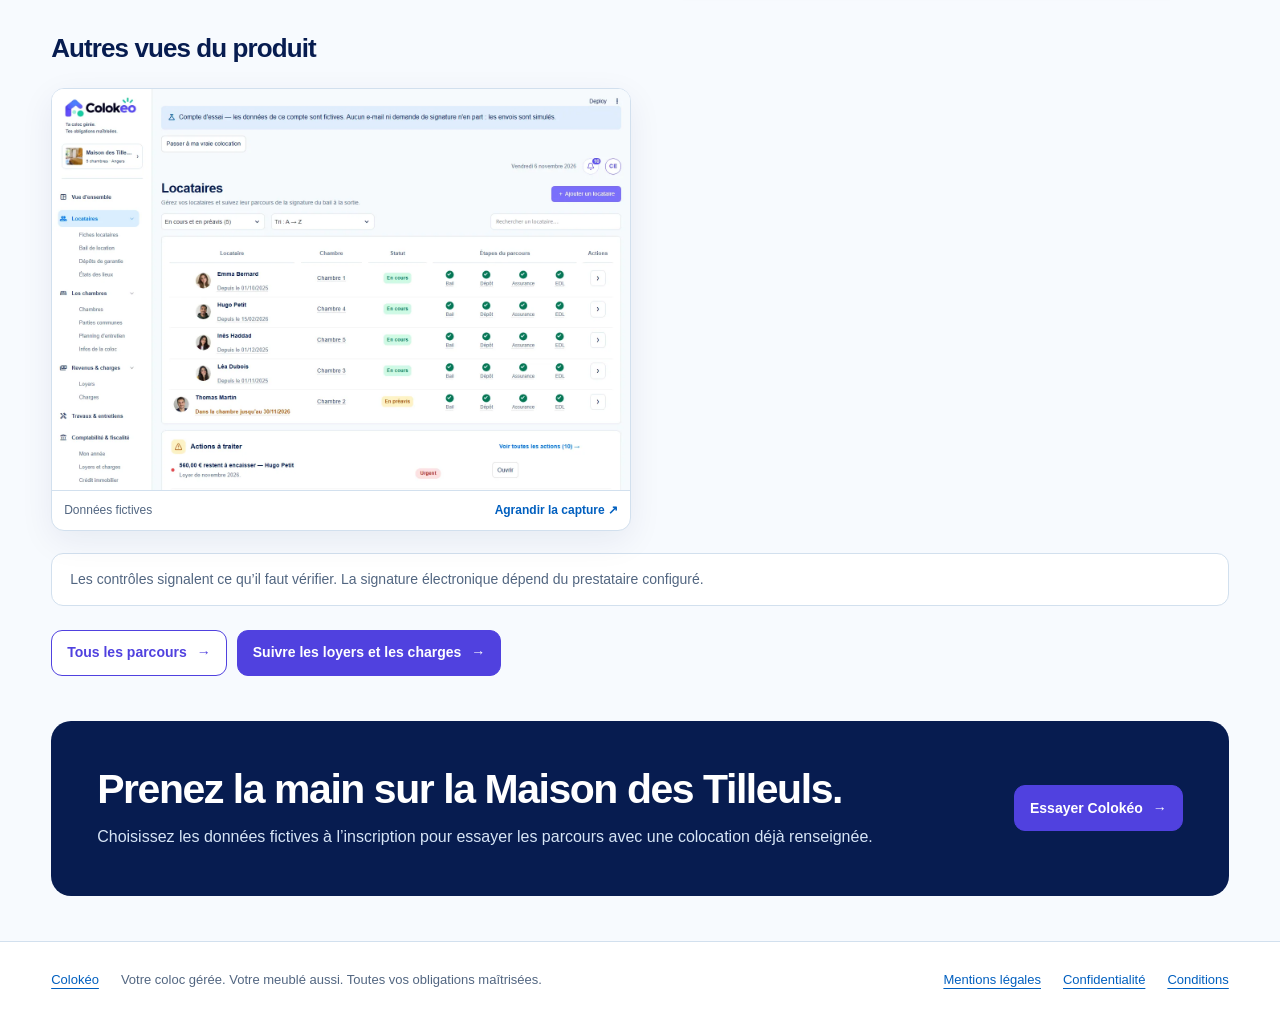
<file: fonctionnalites-locataires.html>
<!doctype html>
<html lang="fr"><head><meta charset="utf-8"><meta name="viewport" content="width=device-width, initial-scale=1"><title>Gérer les locataires | Colokéo</title><meta name="description" content="Suivre les candidatures et garder les pièces de chaque locataire dans le bon dossier."><link rel="canonical" href="https://www.colokeo.fr/fonctionnalites-locataires.html"><link rel="icon" href="assets/favicon.svg"><link rel="stylesheet" href="vitrine.css"><link rel="stylesheet" href="catalogue.css"></head><body><a class="skip" href="#contenu">Aller au contenu</a><header><div class="container bar"><a class="logo" href="index.html" aria-label="Colokéo, accueil"><img src="assets/logo.png" alt="Colokéo" width="150" height="44"></a><nav aria-label="Navigation principale"><a href="index.html">Accueil</a><a href="fonctionnalites.html" aria-current="page">Fonctionnalités</a><a href="cas-pratiques.html">Cas pratiques</a><a href="comparatif.html">Comparatif</a></nav><div class="actions"><a class="login" href="https://app.colokeo.fr/connexion">Connexion</a><a class="button primary" href="https://app.colokeo.fr/inscription">Essayer<span aria-hidden="true">↗</span></a></div></div></header><main class="container catalog-main" id="contenu"><nav class="catalog-breadcrumb" aria-label="Fil d’Ariane"><a href="fonctionnalites.html">Fonctionnalités</a><span aria-hidden="true">›</span><span aria-current="page">Gérer les locataires</span></nav><section class="catalog-hero detail-hero tone-violet"><div><span class="catalog-icon"><svg viewBox="0 0 24 24" fill="none" stroke="currentColor" stroke-width="1.7" stroke-linecap="round" stroke-linejoin="round" aria-hidden="true"><path d="M16 21v-2a4 4 0 0 0-4-4H6a4 4 0 0 0-4 4v2 M13 7a4 4 0 1 1-8 0 4 4 0 0 1 8 0Z M22 21v-2a4 4 0 0 0-3-4 M17 3a4 4 0 0 1 0 8"/></svg></span><p class="eyebrow">De la visite au départ</p><h1>Gérer les locataires</h1><p class="lede">Suivre les candidatures et garder les pièces de chaque locataire dans le bon dossier.</p></div><figure class="capture catalog-capture"><a href="assets/demo/locataires.webp" aria-label="Agrandir : Gérer les locataires"><img src="assets/demo/locataires.webp" alt="Gérer les locataires — écran Colokéo avec données fictives" width="1440" height="1000" decoding="async" fetchpriority=high></a><figcaption><span>Données fictives</span><span>Agrandir la capture ↗</span></figcaption></figure></section><nav class="jump catalog-jump" aria-label="Dans cette page"><a href="#fonction-1">Candidatures et visites</a><a href="#fonction-2">Fiches locataires</a><a href="#fonction-3">Baux et avenants</a><a href="#fonction-4">États des lieux et sortie</a><a href="#fonction-5">Dépôts de garantie</a></nav><section class="catalog-section tone-violet" id="fonction-1"><div class="catalog-copy"><span class="catalog-index">01</span><h2>Candidatures et visites</h2><p class="catalog-problem">Une chambre se libère : vous voulez réunir les demandes, les pièces et les créneaux au même endroit.</p><ul class="catalog-list"><li>Recherche par chambre, lien à partager dans une annonce et invitation par e-mail</li><li>Profil candidat et dossier réutilisable, dépôt de pièces et demandes de complément</li><li>Disponibilités, propositions de créneaux, confirmations et annulations</li><li>Notes, sélection du candidat, préparation de l’arrivée et suivi du bail signé</li></ul></div><figure class="capture catalog-capture"><a href="assets/demo/candidatures.webp" aria-label="Agrandir : Candidatures et visites"><img src="assets/demo/candidatures.webp" alt="Candidatures et visites — écran Colokéo avec données fictives" width="1440" height="1000" decoding="async" loading=lazy></a><figcaption><span>Données fictives</span><span>Agrandir la capture ↗</span></figcaption></figure></section><section class="catalog-section tone-violet" id="fonction-2"><div class="catalog-copy"><span class="catalog-index">02</span><h2>Fiches locataires</h2><p class="catalog-problem">Vous voulez retrouver l’assurance, la garantie et l’historique sans chercher dans vos e-mails.</p><ul class="catalog-list"><li>Création et rattachement au bien et à la chambre</li><li>Identité, coordonnées, assurance, Visale ou garant physique</li><li>Préremplissage proposé depuis certaines pièces, validation et rappels</li><li>Historique du dossier, locataires sortis et raccourcis vers les actions</li></ul></div><figure class="capture catalog-capture"><a href="assets/demo/fiches.webp" aria-label="Agrandir : Fiches locataires"><img src="assets/demo/fiches.webp" alt="Fiches locataires — écran Colokéo avec données fictives" width="1440" height="1000" decoding="async" loading=lazy></a><figcaption><span>Données fictives</span><span>Agrandir la capture ↗</span></figcaption></figure></section><section class="catalog-section tone-violet" id="fonction-3"><div class="catalog-copy"><span class="catalog-index">03</span><h2>Baux et avenants</h2><p class="catalog-problem">Vous voulez reprendre les bonnes informations à chaque signature, changement de chambre ou départ.</p><ul class="catalog-list"><li>Baux individuels ou communs, cotitulaires, conditions, clauses et annexes</li><li>Génération, import du bail signé, versions et avenants</li><li>Changement de chambre, ajout ou départ d’un cotitulaire et préparation de la révision IRL</li><li>Contrôles avant signature : bail, identité, assurance, diagnostics et garantie</li><li>Suivi des demandes de signature si un prestataire est configuré</li></ul></div><figure class="capture catalog-capture"><a href="assets/demo/baux.webp" aria-label="Agrandir : Baux et avenants"><img src="assets/demo/baux.webp" alt="Baux et avenants — écran Colokéo avec données fictives" width="1440" height="1000" decoding="async" loading=lazy></a><figcaption><span>Données fictives</span><span>Agrandir la capture ↗</span></figcaption></figure></section><section class="catalog-section tone-violet" id="fonction-4"><div class="catalog-copy"><span class="catalog-index">04</span><h2>États des lieux et sortie</h2><p class="catalog-problem">Vous devez comparer l’entrée et la sortie, retrouver les photos et justifier les retenues.</p><ul class="catalog-list"><li>Brouillon d’entrée et de sortie, reprise de la structure de l’entrée</li><li>Inventaire par pièce et élément, état, photos, observations, compteurs et clés</li><li>Parcours photo sur téléphone du locataire, envoi au bailleur, validation ou correction</li><li>PDF, signature selon configuration, congé, fin de bail et attestation</li><li>Suivi des retenues avec justificatifs, restitution et départ partiel</li></ul></div><figure class="capture catalog-capture"><a href="assets/demo/etats.webp" aria-label="Agrandir : États des lieux et sortie"><img src="assets/demo/etats.webp" alt="États des lieux et sortie — écran Colokéo avec données fictives" width="1440" height="1000" decoding="async" loading=lazy></a><figcaption><span>Données fictives</span><span>Agrandir la capture ↗</span></figcaption></figure></section><section class="catalog-section tone-violet" id="fonction-5"><div class="catalog-copy"><span class="catalog-index">05</span><h2>Dépôts de garantie</h2><p class="catalog-problem">Vous voulez savoir ce qui a été versé, remboursé ou retenu.</p><ul class="catalog-list"><li>Montant attendu et versements avec mode de paiement</li><li>Correction et historique des mouvements</li><li>Attestation de dépôt et enregistrement des remboursements</li><li>Rattachement au dossier de sortie</li></ul></div><figure class="capture catalog-capture"><a href="assets/demo/depots.webp" aria-label="Agrandir : Dépôts de garantie"><img src="assets/demo/depots.webp" alt="Dépôts de garantie — écran Colokéo avec données fictives" width="1440" height="1000" decoding="async" loading=lazy></a><figcaption><span>Données fictives</span><span>Agrandir la capture ↗</span></figcaption></figure></section><section class="catalog-more"><h2>Autres vues du produit</h2><div class="screens"><figure class="capture catalog-capture"><a href="assets/demo/locataires.webp" aria-label="Agrandir : Vue des dossiers locataires"><img src="assets/demo/locataires.webp" alt="Vue des dossiers locataires — écran Colokéo avec données fictives" width="1440" height="1000" decoding="async" loading=lazy></a><figcaption><span>Données fictives</span><span>Agrandir la capture ↗</span></figcaption></figure></div></section><p class="catalog-note">Les contrôles signalent ce qu’il faut vérifier. La signature électronique dépend du prestataire configuré.</p><nav class="catalog-next" aria-label="Autres parcours"><a class="button secondary" href="fonctionnalites.html">Tous les parcours <span aria-hidden="true">→</span></a><a class="button primary" href="fonctionnalites-argent.html">Suivre les loyers et les charges <span aria-hidden="true">→</span></a></nav><section class="closing"><div><h2>Prenez la main sur la Maison des Tilleuls.</h2><p>Choisissez les données fictives à l’inscription pour essayer les parcours avec une colocation déjà renseignée.</p></div><a class="button primary" href="https://app.colokeo.fr/inscription">Essayer Colokéo <span aria-hidden="true">→</span></a></section></main><footer><div class="container foot"><a href="index.html">Colokéo</a><p>Votre coloc gérée. Votre meublé aussi. Toutes vos obligations maîtrisées.</p><a href="https://app.colokeo.fr/juridique/mentions-legales">Mentions légales</a><a href="https://app.colokeo.fr/juridique/confidentialite">Confidentialité</a><a href="https://app.colokeo.fr/juridique/conditions">Conditions</a></div></footer></body></html>
</file>
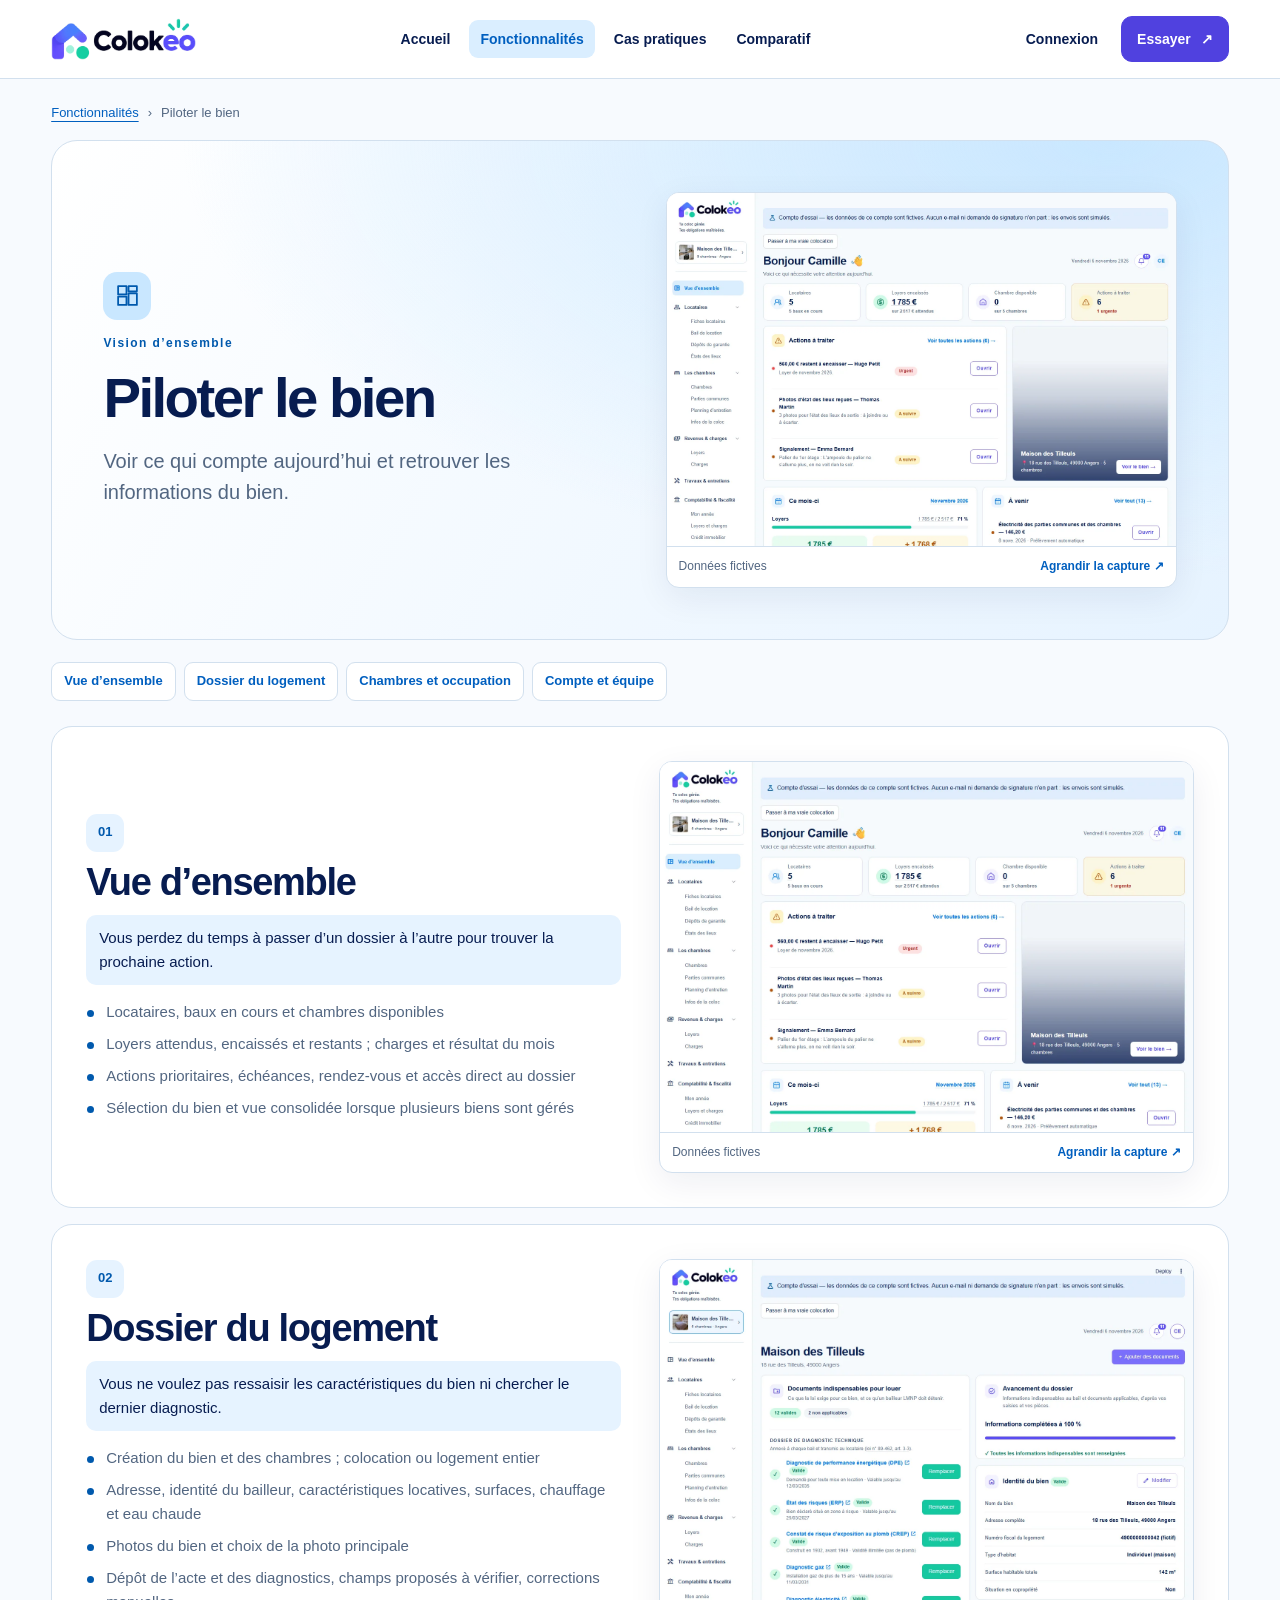
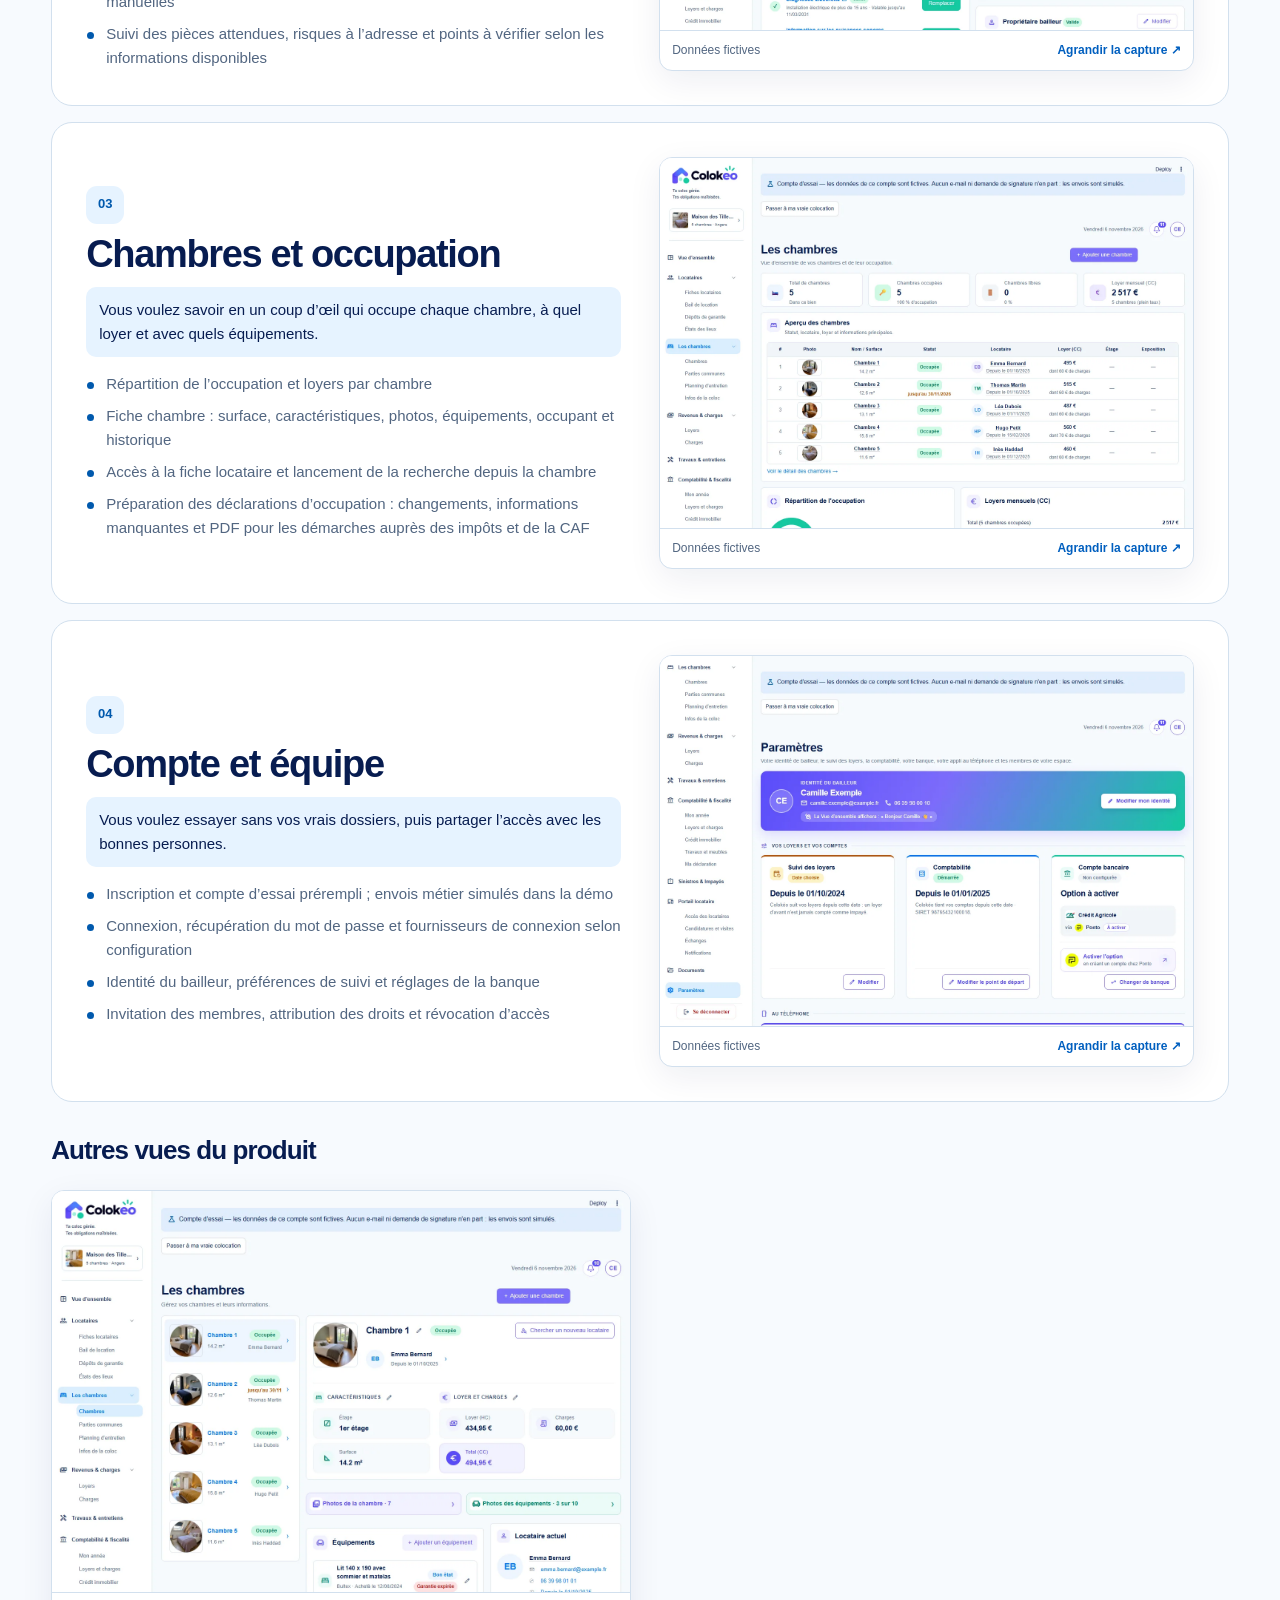
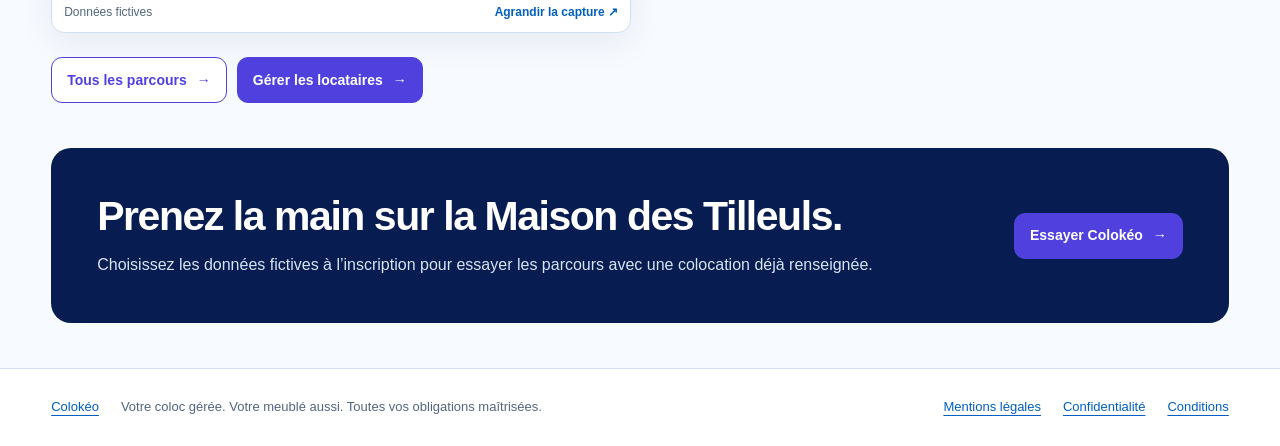
<file: fonctionnalites-pilotage.html>
<!doctype html>
<html lang="fr"><head><meta charset="utf-8"><meta name="viewport" content="width=device-width, initial-scale=1"><title>Piloter le bien | Colokéo</title><meta name="description" content="Voir ce qui compte aujourd’hui et retrouver les informations du bien."><link rel="canonical" href="https://www.colokeo.fr/fonctionnalites-pilotage.html"><link rel="icon" href="assets/favicon.svg"><link rel="stylesheet" href="vitrine.css"><link rel="stylesheet" href="catalogue.css"></head><body><a class="skip" href="#contenu">Aller au contenu</a><header><div class="container bar"><a class="logo" href="index.html" aria-label="Colokéo, accueil"><img src="assets/logo.png" alt="Colokéo" width="150" height="44"></a><nav aria-label="Navigation principale"><a href="index.html">Accueil</a><a href="fonctionnalites.html" aria-current="page">Fonctionnalités</a><a href="cas-pratiques.html">Cas pratiques</a><a href="comparatif.html">Comparatif</a></nav><div class="actions"><a class="login" href="https://app.colokeo.fr/connexion">Connexion</a><a class="button primary" href="https://app.colokeo.fr/inscription">Essayer<span aria-hidden="true">↗</span></a></div></div></header><main class="container catalog-main" id="contenu"><nav class="catalog-breadcrumb" aria-label="Fil d’Ariane"><a href="fonctionnalites.html">Fonctionnalités</a><span aria-hidden="true">›</span><span aria-current="page">Piloter le bien</span></nav><section class="catalog-hero detail-hero tone-blue"><div><span class="catalog-icon"><svg viewBox="0 0 24 24" fill="none" stroke="currentColor" stroke-width="1.7" stroke-linecap="round" stroke-linejoin="round" aria-hidden="true"><path d="M3 3h8v8H3z M13 3h8v5h-8z M13 10h8v11h-8z M3 13h8v8H3z"/></svg></span><p class="eyebrow">Vision d’ensemble</p><h1>Piloter le bien</h1><p class="lede">Voir ce qui compte aujourd’hui et retrouver les informations du bien.</p></div><figure class="capture catalog-capture"><a href="assets/demo/pilotage.webp" aria-label="Agrandir : Piloter le bien"><img src="assets/demo/pilotage.webp" alt="Piloter le bien — écran Colokéo avec données fictives" width="1440" height="1000" decoding="async" fetchpriority=high></a><figcaption><span>Données fictives</span><span>Agrandir la capture ↗</span></figcaption></figure></section><nav class="jump catalog-jump" aria-label="Dans cette page"><a href="#fonction-1">Vue d’ensemble</a><a href="#fonction-2">Dossier du logement</a><a href="#fonction-3">Chambres et occupation</a><a href="#fonction-4">Compte et équipe</a></nav><section class="catalog-section tone-blue" id="fonction-1"><div class="catalog-copy"><span class="catalog-index">01</span><h2>Vue d’ensemble</h2><p class="catalog-problem">Vous perdez du temps à passer d’un dossier à l’autre pour trouver la prochaine action.</p><ul class="catalog-list"><li>Locataires, baux en cours et chambres disponibles</li><li>Loyers attendus, encaissés et restants ; charges et résultat du mois</li><li>Actions prioritaires, échéances, rendez-vous et accès direct au dossier</li><li>Sélection du bien et vue consolidée lorsque plusieurs biens sont gérés</li></ul></div><figure class="capture catalog-capture"><a href="assets/demo/pilotage.webp" aria-label="Agrandir : Vue d’ensemble"><img src="assets/demo/pilotage.webp" alt="Vue d’ensemble — écran Colokéo avec données fictives" width="1440" height="1000" decoding="async" loading=lazy></a><figcaption><span>Données fictives</span><span>Agrandir la capture ↗</span></figcaption></figure></section><section class="catalog-section tone-blue" id="fonction-2"><div class="catalog-copy"><span class="catalog-index">02</span><h2>Dossier du logement</h2><p class="catalog-problem">Vous ne voulez pas ressaisir les caractéristiques du bien ni chercher le dernier diagnostic.</p><ul class="catalog-list"><li>Création du bien et des chambres ; colocation ou logement entier</li><li>Adresse, identité du bailleur, caractéristiques locatives, surfaces, chauffage et eau chaude</li><li>Photos du bien et choix de la photo principale</li><li>Dépôt de l’acte et des diagnostics, champs proposés à vérifier, corrections manuelles</li><li>Suivi des pièces attendues, risques à l’adresse et points à vérifier selon les informations disponibles</li></ul></div><figure class="capture catalog-capture"><a href="assets/demo/bien.webp" aria-label="Agrandir : Dossier du logement"><img src="assets/demo/bien.webp" alt="Dossier du logement — écran Colokéo avec données fictives" width="1440" height="1000" decoding="async" loading=lazy></a><figcaption><span>Données fictives</span><span>Agrandir la capture ↗</span></figcaption></figure></section><section class="catalog-section tone-blue" id="fonction-3"><div class="catalog-copy"><span class="catalog-index">03</span><h2>Chambres et occupation</h2><p class="catalog-problem">Vous voulez savoir en un coup d’œil qui occupe chaque chambre, à quel loyer et avec quels équipements.</p><ul class="catalog-list"><li>Répartition de l’occupation et loyers par chambre</li><li>Fiche chambre : surface, caractéristiques, photos, équipements, occupant et historique</li><li>Accès à la fiche locataire et lancement de la recherche depuis la chambre</li><li>Préparation des déclarations d’occupation : changements, informations manquantes et PDF pour les démarches auprès des impôts et de la CAF</li></ul></div><figure class="capture catalog-capture"><a href="assets/demo/chambres-vue.webp" aria-label="Agrandir : Chambres et occupation"><img src="assets/demo/chambres-vue.webp" alt="Chambres et occupation — écran Colokéo avec données fictives" width="1440" height="1000" decoding="async" loading=lazy></a><figcaption><span>Données fictives</span><span>Agrandir la capture ↗</span></figcaption></figure></section><section class="catalog-section tone-blue" id="fonction-4"><div class="catalog-copy"><span class="catalog-index">04</span><h2>Compte et équipe</h2><p class="catalog-problem">Vous voulez essayer sans vos vrais dossiers, puis partager l’accès avec les bonnes personnes.</p><ul class="catalog-list"><li>Inscription et compte d’essai prérempli ; envois métier simulés dans la démo</li><li>Connexion, récupération du mot de passe et fournisseurs de connexion selon configuration</li><li>Identité du bailleur, préférences de suivi et réglages de la banque</li><li>Invitation des membres, attribution des droits et révocation d’accès</li></ul></div><figure class="capture catalog-capture"><a href="assets/demo/parametres.webp" aria-label="Agrandir : Compte et équipe"><img src="assets/demo/parametres.webp" alt="Compte et équipe — écran Colokéo avec données fictives" width="1440" height="1000" decoding="async" loading=lazy></a><figcaption><span>Données fictives</span><span>Agrandir la capture ↗</span></figcaption></figure></section><section class="catalog-more"><h2>Autres vues du produit</h2><div class="screens"><figure class="capture catalog-capture"><a href="assets/demo/chambres.webp" aria-label="Agrandir : Détail d’une chambre"><img src="assets/demo/chambres.webp" alt="Détail d’une chambre — écran Colokéo avec données fictives" width="1440" height="1000" decoding="async" loading=lazy></a><figcaption><span>Données fictives</span><span>Agrandir la capture ↗</span></figcaption></figure></div></section><nav class="catalog-next" aria-label="Autres parcours"><a class="button secondary" href="fonctionnalites.html">Tous les parcours <span aria-hidden="true">→</span></a><a class="button primary" href="fonctionnalites-locataires.html">Gérer les locataires <span aria-hidden="true">→</span></a></nav><section class="closing"><div><h2>Prenez la main sur la Maison des Tilleuls.</h2><p>Choisissez les données fictives à l’inscription pour essayer les parcours avec une colocation déjà renseignée.</p></div><a class="button primary" href="https://app.colokeo.fr/inscription">Essayer Colokéo <span aria-hidden="true">→</span></a></section></main><footer><div class="container foot"><a href="index.html">Colokéo</a><p>Votre coloc gérée. Votre meublé aussi. Toutes vos obligations maîtrisées.</p><a href="https://app.colokeo.fr/juridique/mentions-legales">Mentions légales</a><a href="https://app.colokeo.fr/juridique/confidentialite">Confidentialité</a><a href="https://app.colokeo.fr/juridique/conditions">Conditions</a></div></footer></body></html>
</file>
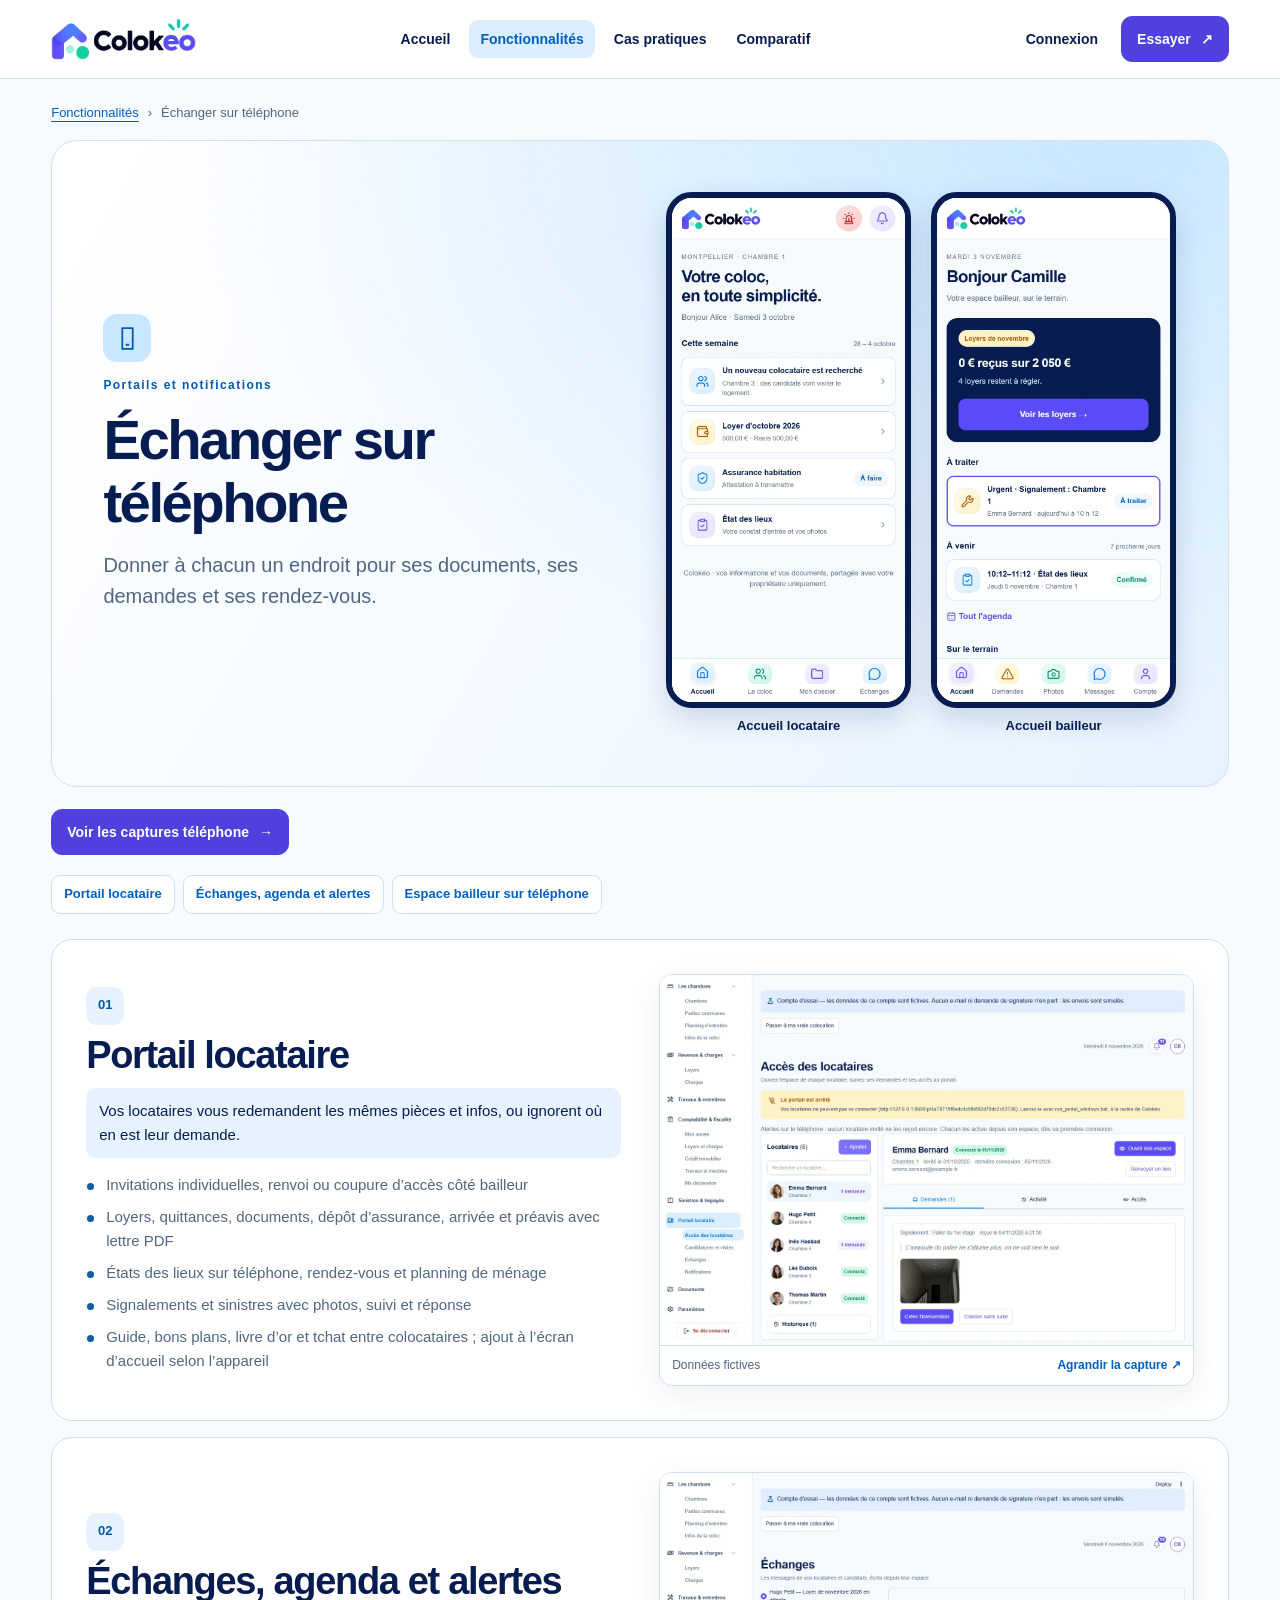
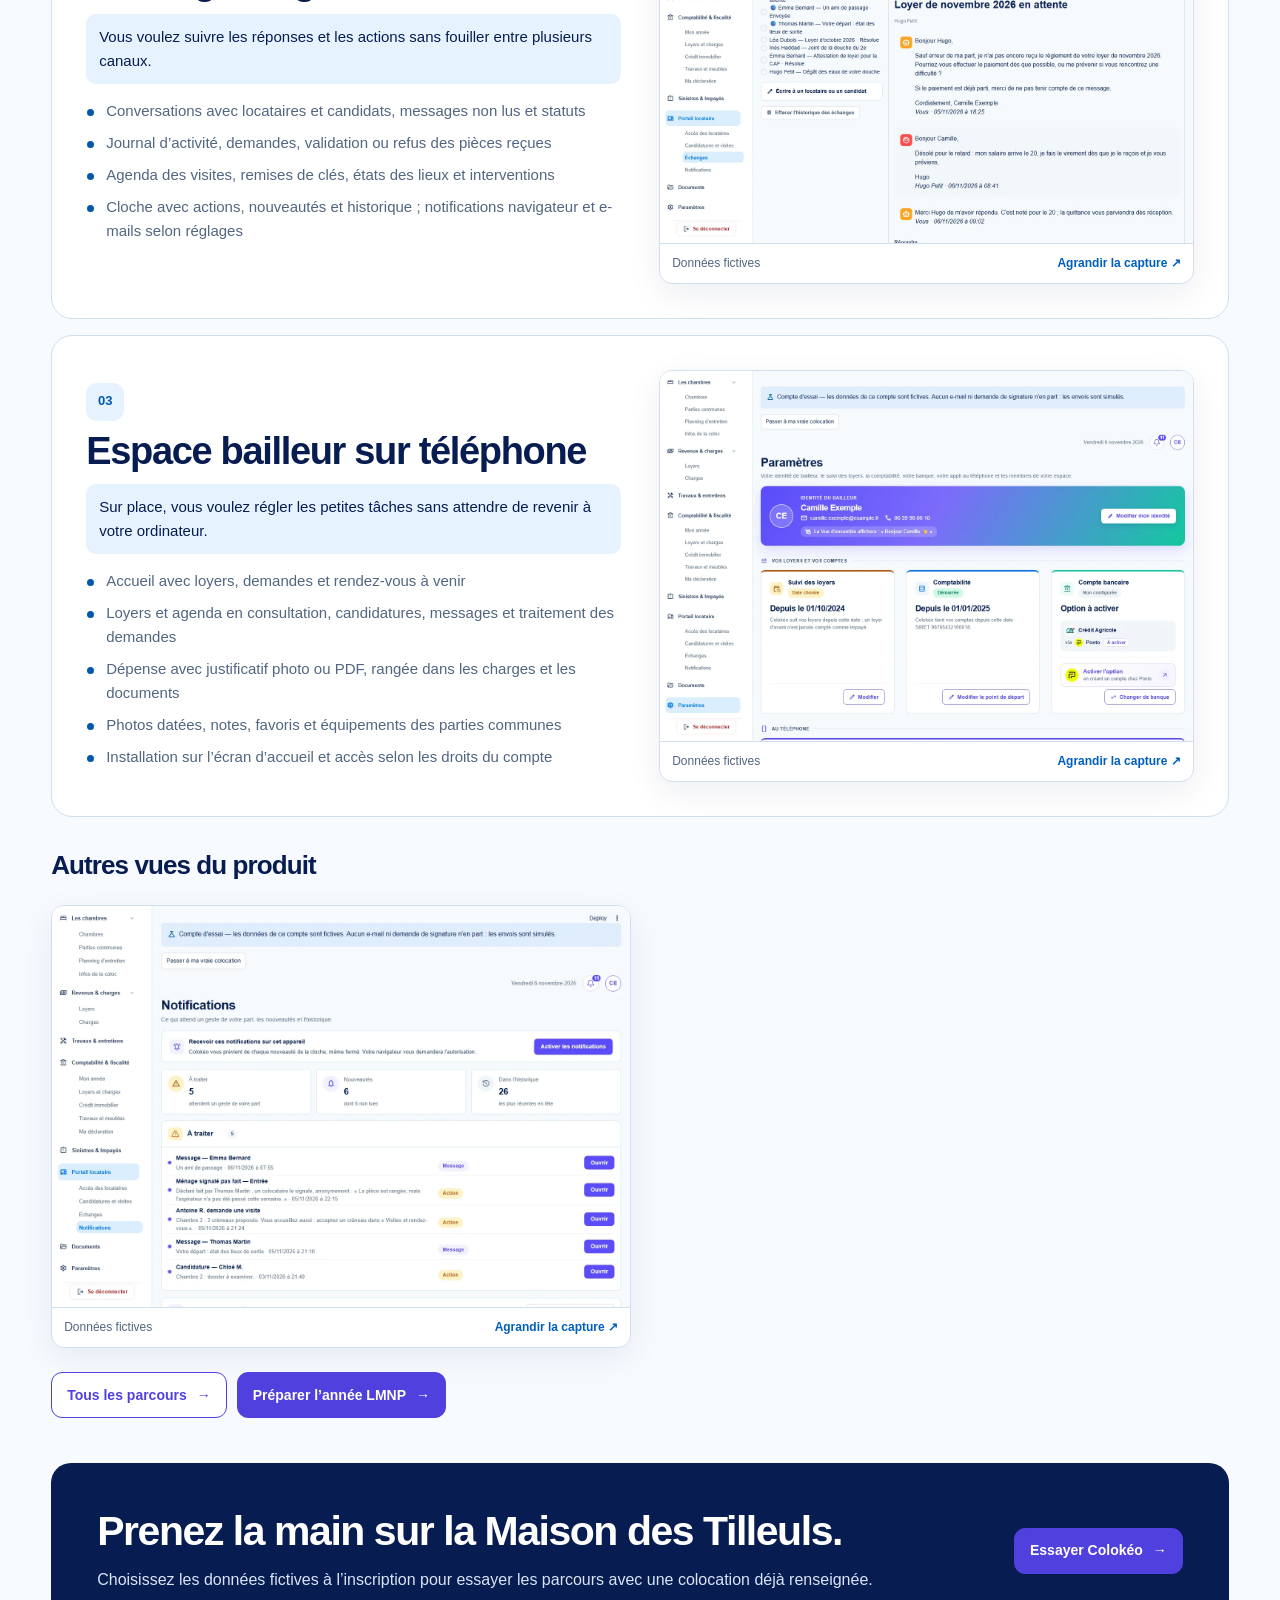
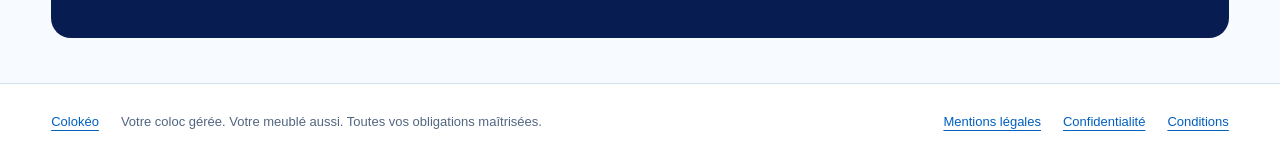
<file: fonctionnalites-portail.html>
<!doctype html>
<html lang="fr"><head><meta charset="utf-8"><meta name="viewport" content="width=device-width, initial-scale=1"><title>Échanger sur téléphone | Colokéo</title><meta name="description" content="Donner à chacun un endroit pour ses documents, ses demandes et ses rendez-vous."><link rel="canonical" href="https://www.colokeo.fr/fonctionnalites-portail.html"><link rel="icon" href="assets/favicon.svg"><link rel="stylesheet" href="vitrine.css"><link rel="stylesheet" href="catalogue.css"><link rel="stylesheet" href="telephone.css"></head><body><a class="skip" href="#contenu">Aller au contenu</a><header><div class="container bar"><a class="logo" href="index.html" aria-label="Colokéo, accueil"><img src="assets/logo.png" alt="Colokéo" width="150" height="44"></a><nav aria-label="Navigation principale"><a href="index.html">Accueil</a><a href="fonctionnalites.html" aria-current="page">Fonctionnalités</a><a href="cas-pratiques.html">Cas pratiques</a><a href="comparatif.html">Comparatif</a></nav><div class="actions"><a class="login" href="https://app.colokeo.fr/connexion">Connexion</a><a class="button primary" href="https://app.colokeo.fr/inscription">Essayer<span aria-hidden="true">↗</span></a></div></div></header><main class="container catalog-main" id="contenu"><nav class="catalog-breadcrumb" aria-label="Fil d’Ariane"><a href="fonctionnalites.html">Fonctionnalités</a><span aria-hidden="true">›</span><span aria-current="page">Échanger sur téléphone</span></nav><section class="catalog-hero detail-hero tone-blue"><div><span class="catalog-icon"><svg viewBox="0 0 24 24" fill="none" stroke="currentColor" stroke-width="1.7" stroke-linecap="round" stroke-linejoin="round" aria-hidden="true"><path d="M7 2h10v20H7z M11 18h2"/></svg></span><p class="eyebrow">Portails et notifications</p><h1>Échanger sur téléphone</h1><p class="lede">Donner à chacun un endroit pour ses documents, ses demandes et ses rendez-vous.</p></div><div class="telephone-pair" aria-label="Aperçus des portails sur téléphone"><figure class="telephone-shot"><a href="assets/telephone/locataire-accueil.webp?v=2" aria-label="Agrandir : Accueil locataire"><img src="assets/telephone/locataire-accueil.webp?v=2" alt="Accueil locataire — interface Colokéo sur téléphone, données fictives" width="780" height="1688" decoding="async" fetchpriority=high></a><figcaption>Accueil locataire</figcaption></figure><figure class="telephone-shot"><a href="assets/telephone/bailleur-accueil.webp?v=2" aria-label="Agrandir : Accueil bailleur"><img src="assets/telephone/bailleur-accueil.webp?v=2" alt="Accueil bailleur — interface Colokéo sur téléphone, données fictives" width="780" height="1688" decoding="async" loading=lazy></a><figcaption>Accueil bailleur</figcaption></figure></div></section><p class="telephone-entry"><a class="button primary" href="fonctionnalites-telephone.html">Voir les captures téléphone <span aria-hidden="true">→</span></a></p><nav class="jump catalog-jump" aria-label="Dans cette page"><a href="#fonction-1">Portail locataire</a><a href="#fonction-2">Échanges, agenda et alertes</a><a href="#fonction-3">Espace bailleur sur téléphone</a></nav><section class="catalog-section tone-blue" id="fonction-1"><div class="catalog-copy"><span class="catalog-index">01</span><h2>Portail locataire</h2><p class="catalog-problem">Vos locataires vous redemandent les mêmes pièces et infos, ou ignorent où en est leur demande.</p><ul class="catalog-list"><li>Invitations individuelles, renvoi ou coupure d’accès côté bailleur</li><li>Loyers, quittances, documents, dépôt d’assurance, arrivée et préavis avec lettre PDF</li><li>États des lieux sur téléphone, rendez-vous et planning de ménage</li><li>Signalements et sinistres avec photos, suivi et réponse</li><li>Guide, bons plans, livre d’or et tchat entre colocataires ; ajout à l’écran d’accueil selon l’appareil</li></ul></div><figure class="capture catalog-capture"><a href="assets/demo/portail.webp" aria-label="Agrandir : Portail locataire"><img src="assets/demo/portail.webp" alt="Portail locataire — écran Colokéo avec données fictives" width="1440" height="1000" decoding="async" loading=lazy></a><figcaption><span>Données fictives</span><span>Agrandir la capture ↗</span></figcaption></figure></section><section class="catalog-section tone-blue" id="fonction-2"><div class="catalog-copy"><span class="catalog-index">02</span><h2>Échanges, agenda et alertes</h2><p class="catalog-problem">Vous voulez suivre les réponses et les actions sans fouiller entre plusieurs canaux.</p><ul class="catalog-list"><li>Conversations avec locataires et candidats, messages non lus et statuts</li><li>Journal d’activité, demandes, validation ou refus des pièces reçues</li><li>Agenda des visites, remises de clés, états des lieux et interventions</li><li>Cloche avec actions, nouveautés et historique ; notifications navigateur et e-mails selon réglages</li></ul></div><figure class="capture catalog-capture"><a href="assets/demo/echanges.webp" aria-label="Agrandir : Échanges, agenda et alertes"><img src="assets/demo/echanges.webp" alt="Échanges, agenda et alertes — écran Colokéo avec données fictives" width="1440" height="1000" decoding="async" loading=lazy></a><figcaption><span>Données fictives</span><span>Agrandir la capture ↗</span></figcaption></figure></section><section class="catalog-section tone-blue" id="fonction-3"><div class="catalog-copy"><span class="catalog-index">03</span><h2>Espace bailleur sur téléphone</h2><p class="catalog-problem">Sur place, vous voulez régler les petites tâches sans attendre de revenir à votre ordinateur.</p><ul class="catalog-list"><li>Accueil avec loyers, demandes et rendez-vous à venir</li><li>Loyers et agenda en consultation, candidatures, messages et traitement des demandes</li><li>Dépense avec justificatif photo ou PDF, rangée dans les charges et les documents</li><li>Photos datées, notes, favoris et équipements des parties communes</li><li>Installation sur l’écran d’accueil et accès selon les droits du compte</li></ul></div><figure class="capture catalog-capture"><a href="assets/demo/parametres.webp" aria-label="Agrandir : Espace bailleur sur téléphone"><img src="assets/demo/parametres.webp" alt="Espace bailleur sur téléphone — écran Colokéo avec données fictives" width="1440" height="1000" decoding="async" loading=lazy></a><figcaption><span>Données fictives</span><span>Agrandir la capture ↗</span></figcaption></figure></section><section class="catalog-more"><h2>Autres vues du produit</h2><div class="screens"><figure class="capture catalog-capture"><a href="assets/demo/notifications.webp" aria-label="Agrandir : Cloche et notifications"><img src="assets/demo/notifications.webp" alt="Cloche et notifications — écran Colokéo avec données fictives" width="1440" height="1000" decoding="async" loading=lazy></a><figcaption><span>Données fictives</span><span>Agrandir la capture ↗</span></figcaption></figure></div></section><nav class="catalog-next" aria-label="Autres parcours"><a class="button secondary" href="fonctionnalites.html">Tous les parcours <span aria-hidden="true">→</span></a><a class="button primary" href="fonctionnalites-fiscalite.html">Préparer l’année LMNP <span aria-hidden="true">→</span></a></nav><section class="closing"><div><h2>Prenez la main sur la Maison des Tilleuls.</h2><p>Choisissez les données fictives à l’inscription pour essayer les parcours avec une colocation déjà renseignée.</p></div><a class="button primary" href="https://app.colokeo.fr/inscription">Essayer Colokéo <span aria-hidden="true">→</span></a></section></main><footer><div class="container foot"><a href="index.html">Colokéo</a><p>Votre coloc gérée. Votre meublé aussi. Toutes vos obligations maîtrisées.</p><a href="https://app.colokeo.fr/juridique/mentions-legales">Mentions légales</a><a href="https://app.colokeo.fr/juridique/confidentialite">Confidentialité</a><a href="https://app.colokeo.fr/juridique/conditions">Conditions</a></div></footer></body></html>
</file>
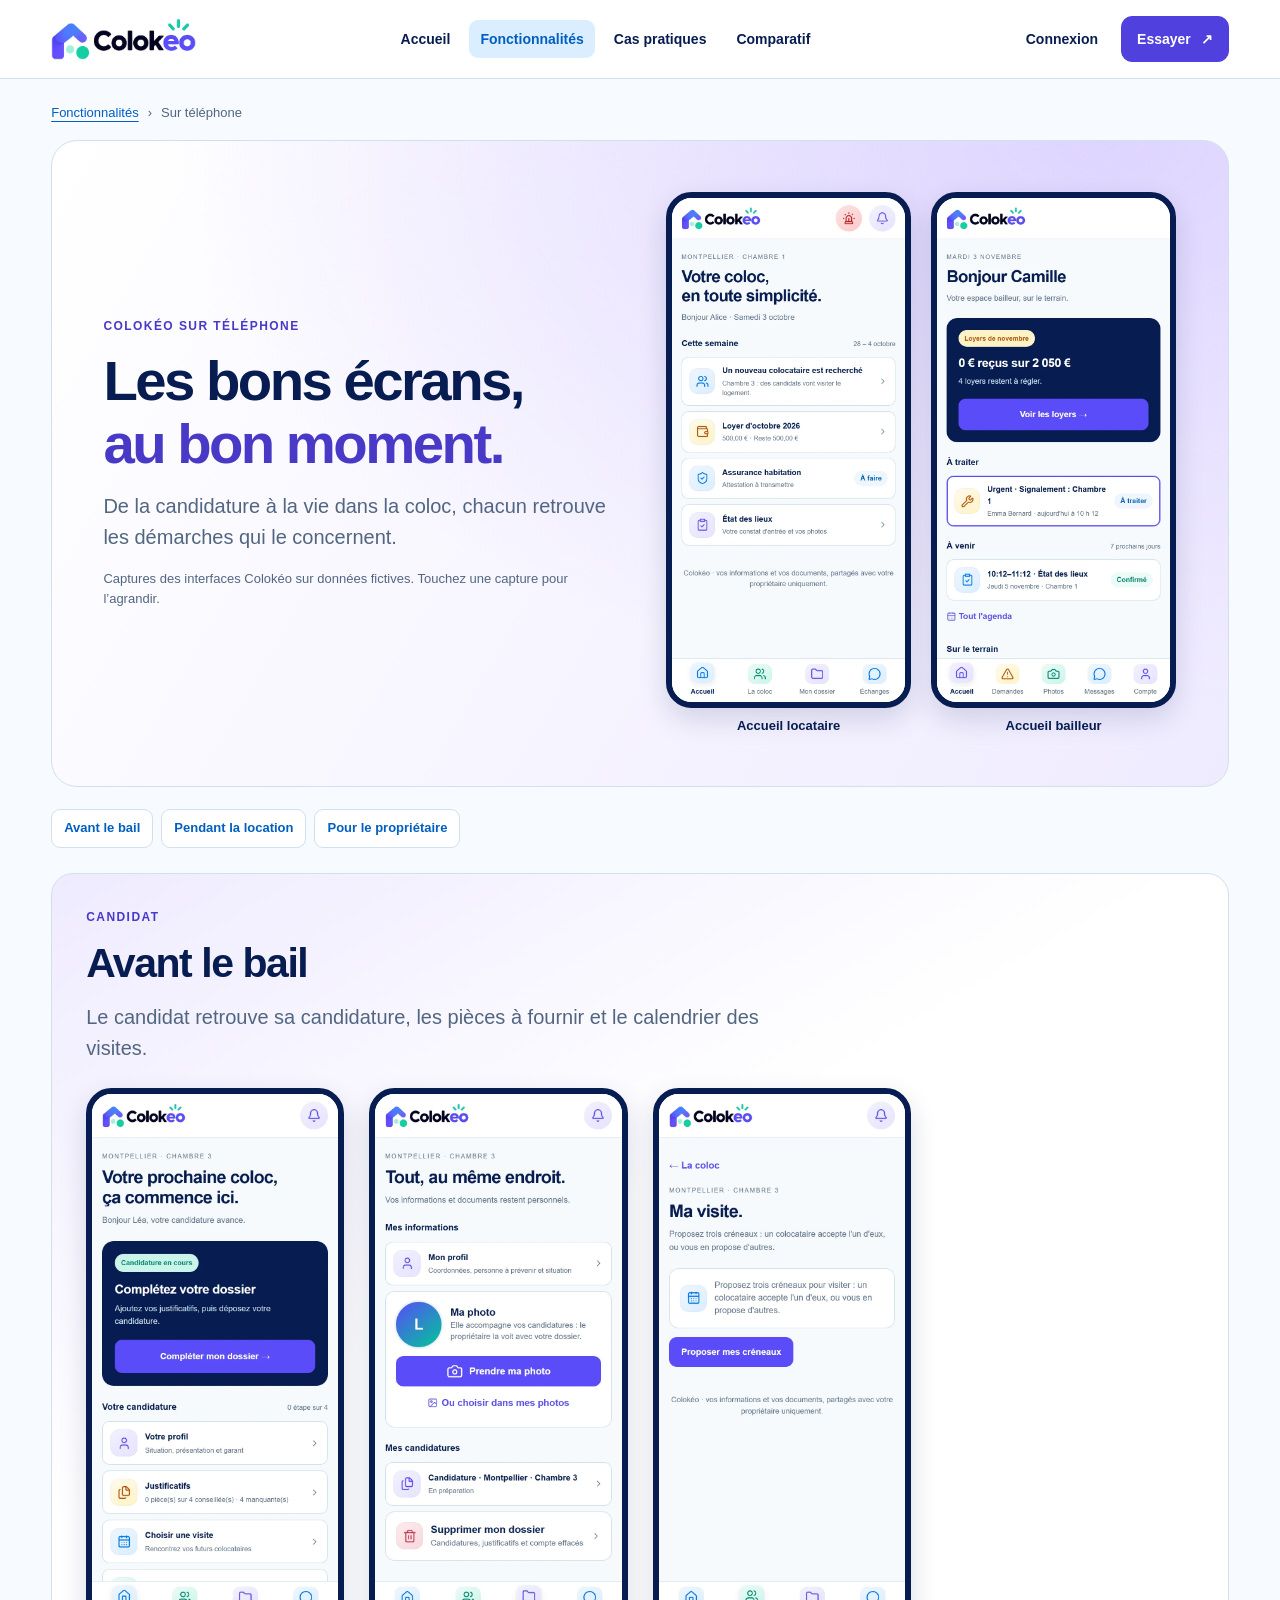
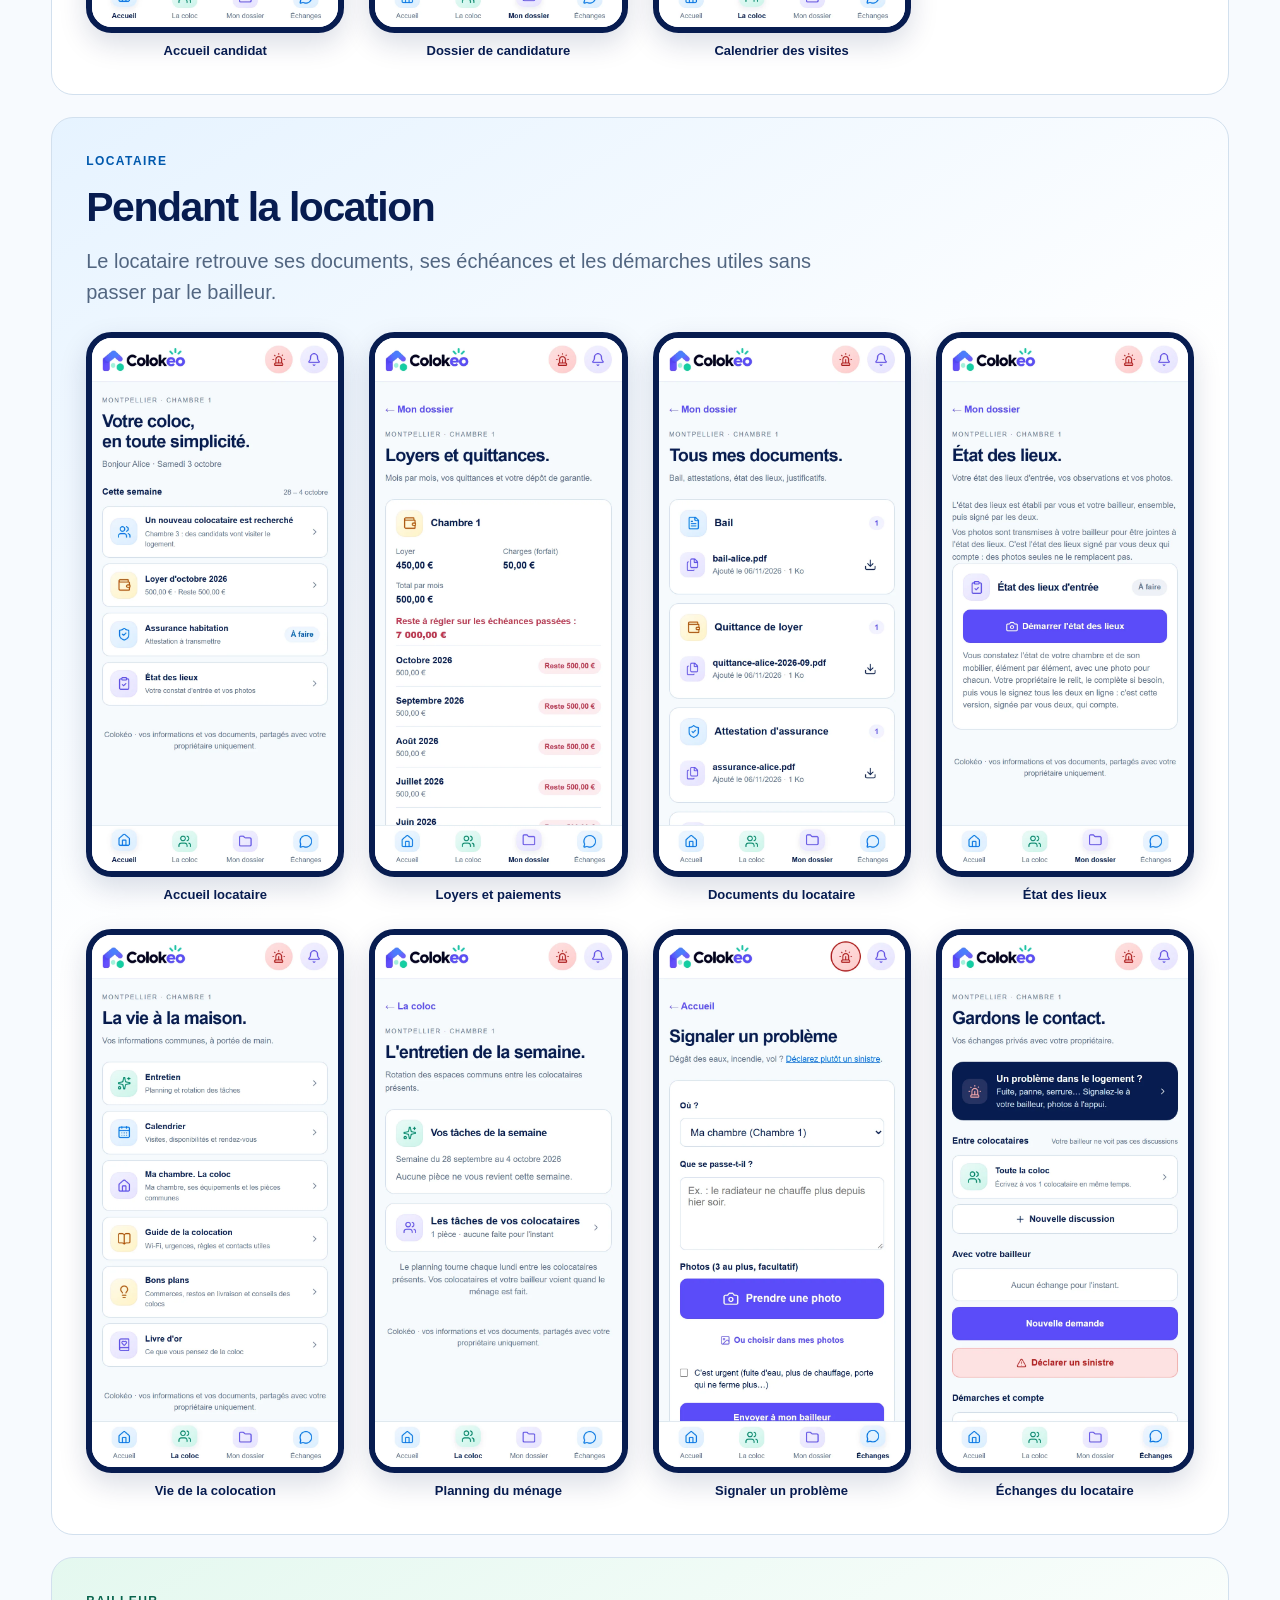
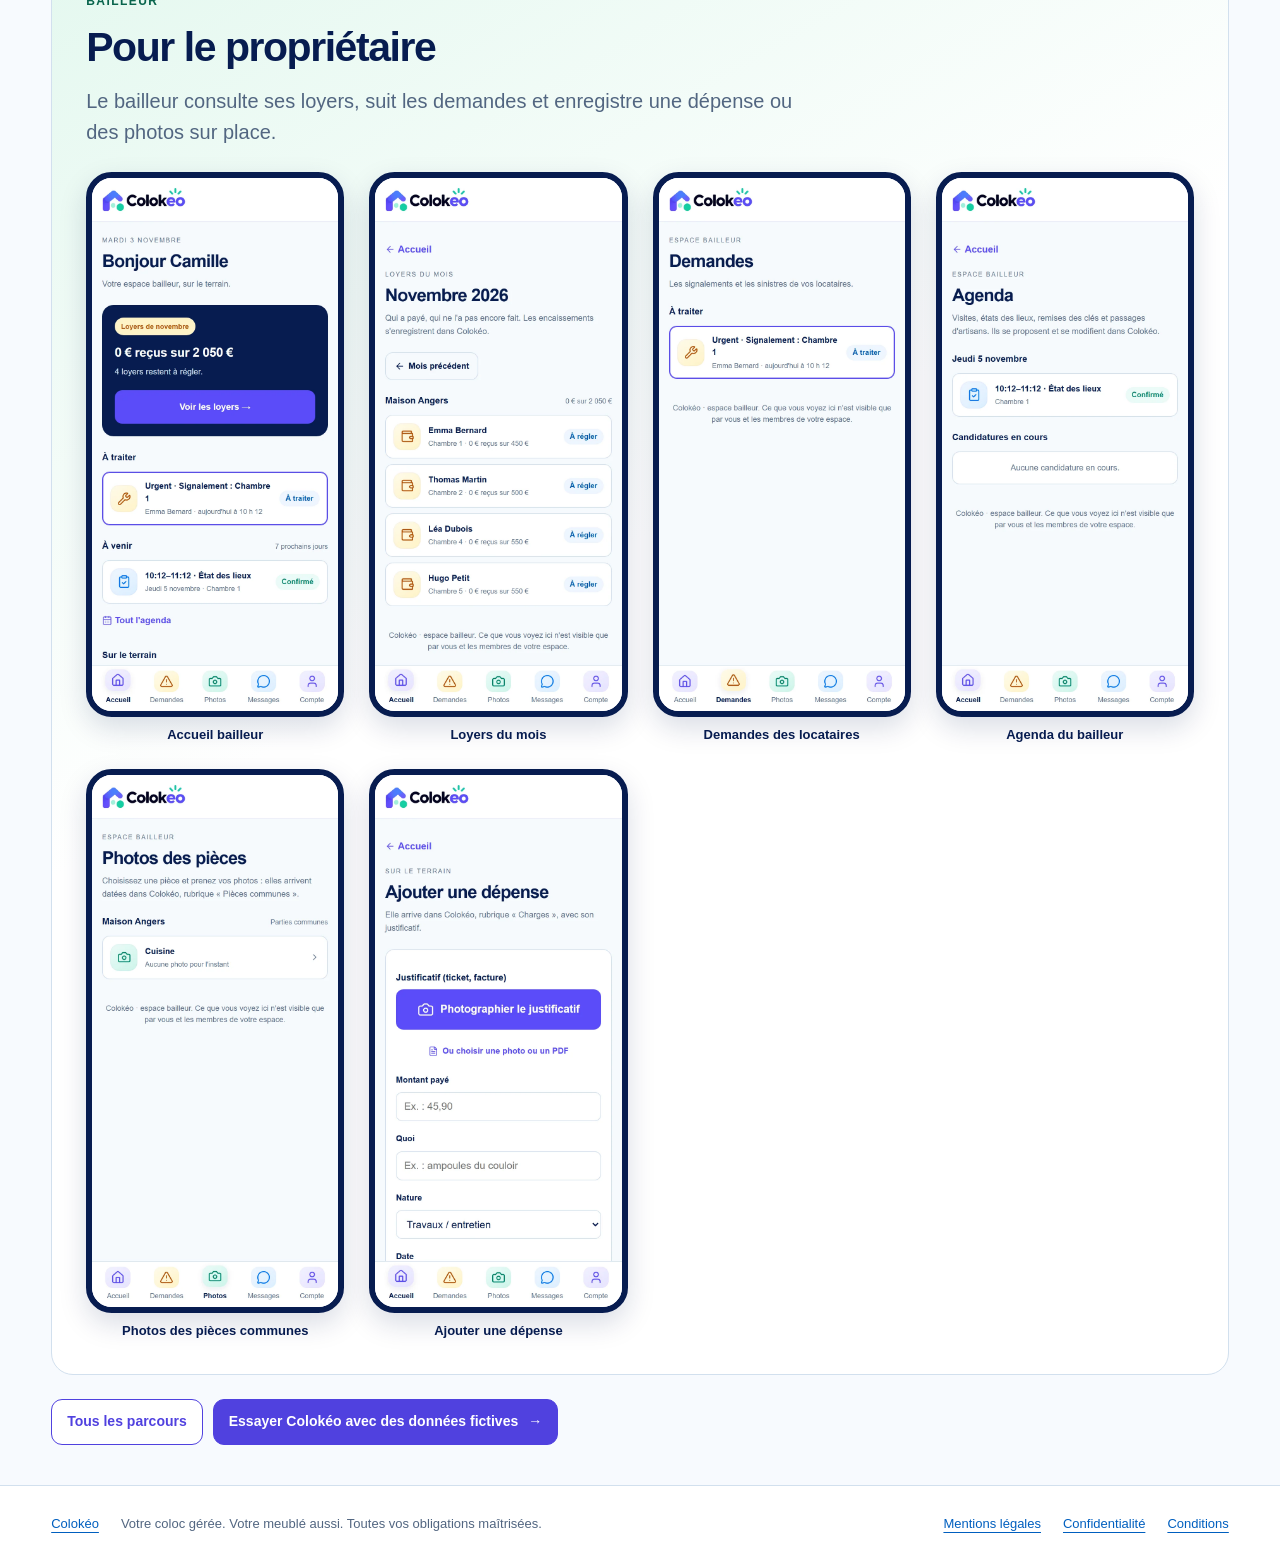
<file: fonctionnalites-telephone.html>
<!doctype html><html lang="fr"><head><meta charset="utf-8"><meta name="viewport" content="width=device-width, initial-scale=1"><title>Colokéo sur téléphone : candidat, locataire et bailleur</title><meta name="description" content="Découvrez les vrais écrans Colokéo sur téléphone : candidatures, portail locataire et espace bailleur, sur données fictives."><link rel="canonical" href="https://www.colokeo.fr/fonctionnalites-telephone.html"><link rel="icon" href="assets/favicon.svg"><link rel="stylesheet" href="vitrine.css"><link rel="stylesheet" href="catalogue.css"><link rel="stylesheet" href="telephone.css"></head><body><a class="skip" href="#contenu">Aller au contenu</a><header><div class="container bar"><a class="logo" href="index.html" aria-label="Colokéo, accueil"><img src="assets/logo.png" alt="Colokéo" width="150" height="44"></a><nav aria-label="Navigation principale"><a href="index.html">Accueil</a><a href="fonctionnalites.html" aria-current="page">Fonctionnalités</a><a href="cas-pratiques.html">Cas pratiques</a><a href="comparatif.html">Comparatif</a></nav><div class="actions"><a class="login" href="https://app.colokeo.fr/connexion">Connexion</a><a class="button primary" href="https://app.colokeo.fr/inscription">Essayer<span aria-hidden="true">↗</span></a></div></div></header><main class="container catalog-main" id="contenu"><nav class="catalog-breadcrumb" aria-label="Fil d’Ariane"><a href="fonctionnalites.html">Fonctionnalités</a><span aria-hidden="true">›</span><span aria-current="page">Sur téléphone</span></nav><section class="catalog-hero detail-hero tone-violet"><div><p class="eyebrow">COLOKÉO SUR TÉLÉPHONE</p><h1>Les bons écrans,<br><em>au bon moment.</em></h1><p class="lede">De la candidature à la vie dans la coloc, chacun retrouve les démarches qui le concernent.</p><p class="note">Captures des interfaces Colokéo sur données fictives. Touchez une capture pour l’agrandir.</p></div><div class="telephone-pair" aria-label="Aperçus des portails sur téléphone"><figure class="telephone-shot"><a href="assets/telephone/locataire-accueil.webp?v=2" aria-label="Agrandir : Accueil locataire"><img src="assets/telephone/locataire-accueil.webp?v=2" alt="Accueil locataire — interface Colokéo sur téléphone, données fictives" width="780" height="1688" decoding="async" fetchpriority=high></a><figcaption>Accueil locataire</figcaption></figure><figure class="telephone-shot"><a href="assets/telephone/bailleur-accueil.webp?v=2" aria-label="Agrandir : Accueil bailleur"><img src="assets/telephone/bailleur-accueil.webp?v=2" alt="Accueil bailleur — interface Colokéo sur téléphone, données fictives" width="780" height="1688" decoding="async" loading=lazy></a><figcaption>Accueil bailleur</figcaption></figure></div></section><nav class="jump catalog-jump" aria-label="Dans cette page"><a href="#candidat">Avant le bail</a><a href="#locataire">Pendant la location</a><a href="#bailleur">Pour le propriétaire</a></nav><section class="telephone-section tone-violet" id="candidat"><p class="eyebrow">CANDIDAT</p><h2>Avant le bail</h2><p class="lede">Le candidat retrouve sa candidature, les pièces à fournir et le calendrier des visites.</p><div class="telephone-gallery"><figure class="telephone-shot"><a href="assets/telephone/candidat-accueil.webp" aria-label="Agrandir : Accueil candidat"><img src="assets/telephone/candidat-accueil.webp" alt="Accueil candidat — interface Colokéo sur téléphone, données fictives" width="780" height="1688" decoding="async" loading=lazy></a><figcaption>Accueil candidat</figcaption></figure><figure class="telephone-shot"><a href="assets/telephone/candidat-dossier.webp" aria-label="Agrandir : Dossier de candidature"><img src="assets/telephone/candidat-dossier.webp" alt="Dossier de candidature — interface Colokéo sur téléphone, données fictives" width="780" height="1688" decoding="async" loading=lazy></a><figcaption>Dossier de candidature</figcaption></figure><figure class="telephone-shot"><a href="assets/telephone/candidat-calendrier.webp" aria-label="Agrandir : Calendrier des visites"><img src="assets/telephone/candidat-calendrier.webp" alt="Calendrier des visites — interface Colokéo sur téléphone, données fictives" width="780" height="1688" decoding="async" loading=lazy></a><figcaption>Calendrier des visites</figcaption></figure></div></section><section class="telephone-section tone-blue" id="locataire"><p class="eyebrow">LOCATAIRE</p><h2>Pendant la location</h2><p class="lede">Le locataire retrouve ses documents, ses échéances et les démarches utiles sans passer par le bailleur.</p><div class="telephone-gallery"><figure class="telephone-shot"><a href="assets/telephone/locataire-accueil.webp?v=2" aria-label="Agrandir : Accueil locataire"><img src="assets/telephone/locataire-accueil.webp?v=2" alt="Accueil locataire — interface Colokéo sur téléphone, données fictives" width="780" height="1688" decoding="async" loading=lazy></a><figcaption>Accueil locataire</figcaption></figure><figure class="telephone-shot"><a href="assets/telephone/locataire-loyers.webp" aria-label="Agrandir : Loyers et paiements"><img src="assets/telephone/locataire-loyers.webp" alt="Loyers et paiements — interface Colokéo sur téléphone, données fictives" width="780" height="1688" decoding="async" loading=lazy></a><figcaption>Loyers et paiements</figcaption></figure><figure class="telephone-shot"><a href="assets/telephone/locataire-documents.webp" aria-label="Agrandir : Documents du locataire"><img src="assets/telephone/locataire-documents.webp" alt="Documents du locataire — interface Colokéo sur téléphone, données fictives" width="780" height="1688" decoding="async" loading=lazy></a><figcaption>Documents du locataire</figcaption></figure><figure class="telephone-shot"><a href="assets/telephone/locataire-edl.webp" aria-label="Agrandir : État des lieux"><img src="assets/telephone/locataire-edl.webp" alt="État des lieux — interface Colokéo sur téléphone, données fictives" width="780" height="1688" decoding="async" loading=lazy></a><figcaption>État des lieux</figcaption></figure><figure class="telephone-shot"><a href="assets/telephone/locataire-coloc.webp" aria-label="Agrandir : Vie de la colocation"><img src="assets/telephone/locataire-coloc.webp" alt="Vie de la colocation — interface Colokéo sur téléphone, données fictives" width="780" height="1688" decoding="async" loading=lazy></a><figcaption>Vie de la colocation</figcaption></figure><figure class="telephone-shot"><a href="assets/telephone/locataire-menage.webp" aria-label="Agrandir : Planning du ménage"><img src="assets/telephone/locataire-menage.webp" alt="Planning du ménage — interface Colokéo sur téléphone, données fictives" width="780" height="1688" decoding="async" loading=lazy></a><figcaption>Planning du ménage</figcaption></figure><figure class="telephone-shot"><a href="assets/telephone/locataire-signalement.webp" aria-label="Agrandir : Signaler un problème"><img src="assets/telephone/locataire-signalement.webp" alt="Signaler un problème — interface Colokéo sur téléphone, données fictives" width="780" height="1688" decoding="async" loading=lazy></a><figcaption>Signaler un problème</figcaption></figure><figure class="telephone-shot"><a href="assets/telephone/locataire-echanges.webp" aria-label="Agrandir : Échanges du locataire"><img src="assets/telephone/locataire-echanges.webp" alt="Échanges du locataire — interface Colokéo sur téléphone, données fictives" width="780" height="1688" decoding="async" loading=lazy></a><figcaption>Échanges du locataire</figcaption></figure></div></section><section class="telephone-section tone-mint" id="bailleur"><p class="eyebrow">BAILLEUR</p><h2>Pour le propriétaire</h2><p class="lede">Le bailleur consulte ses loyers, suit les demandes et enregistre une dépense ou des photos sur place.</p><div class="telephone-gallery"><figure class="telephone-shot"><a href="assets/telephone/bailleur-accueil.webp?v=2" aria-label="Agrandir : Accueil bailleur"><img src="assets/telephone/bailleur-accueil.webp?v=2" alt="Accueil bailleur — interface Colokéo sur téléphone, données fictives" width="780" height="1688" decoding="async" loading=lazy></a><figcaption>Accueil bailleur</figcaption></figure><figure class="telephone-shot"><a href="assets/telephone/bailleur-loyers.webp" aria-label="Agrandir : Loyers du mois"><img src="assets/telephone/bailleur-loyers.webp" alt="Loyers du mois — interface Colokéo sur téléphone, données fictives" width="780" height="1688" decoding="async" loading=lazy></a><figcaption>Loyers du mois</figcaption></figure><figure class="telephone-shot"><a href="assets/telephone/bailleur-demandes.webp" aria-label="Agrandir : Demandes des locataires"><img src="assets/telephone/bailleur-demandes.webp" alt="Demandes des locataires — interface Colokéo sur téléphone, données fictives" width="780" height="1688" decoding="async" loading=lazy></a><figcaption>Demandes des locataires</figcaption></figure><figure class="telephone-shot"><a href="assets/telephone/bailleur-agenda.webp" aria-label="Agrandir : Agenda du bailleur"><img src="assets/telephone/bailleur-agenda.webp" alt="Agenda du bailleur — interface Colokéo sur téléphone, données fictives" width="780" height="1688" decoding="async" loading=lazy></a><figcaption>Agenda du bailleur</figcaption></figure><figure class="telephone-shot"><a href="assets/telephone/bailleur-photos.webp" aria-label="Agrandir : Photos des pièces communes"><img src="assets/telephone/bailleur-photos.webp" alt="Photos des pièces communes — interface Colokéo sur téléphone, données fictives" width="780" height="1688" decoding="async" loading=lazy></a><figcaption>Photos des pièces communes</figcaption></figure><figure class="telephone-shot"><a href="assets/telephone/bailleur-depense.webp" aria-label="Agrandir : Ajouter une dépense"><img src="assets/telephone/bailleur-depense.webp" alt="Ajouter une dépense — interface Colokéo sur téléphone, données fictives" width="780" height="1688" decoding="async" loading=lazy></a><figcaption>Ajouter une dépense</figcaption></figure></div></section><div class="catalog-next"><a class="button secondary" href="fonctionnalites.html">Tous les parcours</a><a class="button primary" href="https://app.colokeo.fr/inscription">Essayer Colokéo avec des données fictives <span aria-hidden="true">→</span></a></div></main><footer><div class="container foot"><a href="index.html">Colokéo</a><p>Votre coloc gérée. Votre meublé aussi. Toutes vos obligations maîtrisées.</p><a href="https://app.colokeo.fr/juridique/mentions-legales">Mentions légales</a><a href="https://app.colokeo.fr/juridique/confidentialite">Confidentialité</a><a href="https://app.colokeo.fr/juridique/conditions">Conditions</a></div></footer></body></html>
</file>
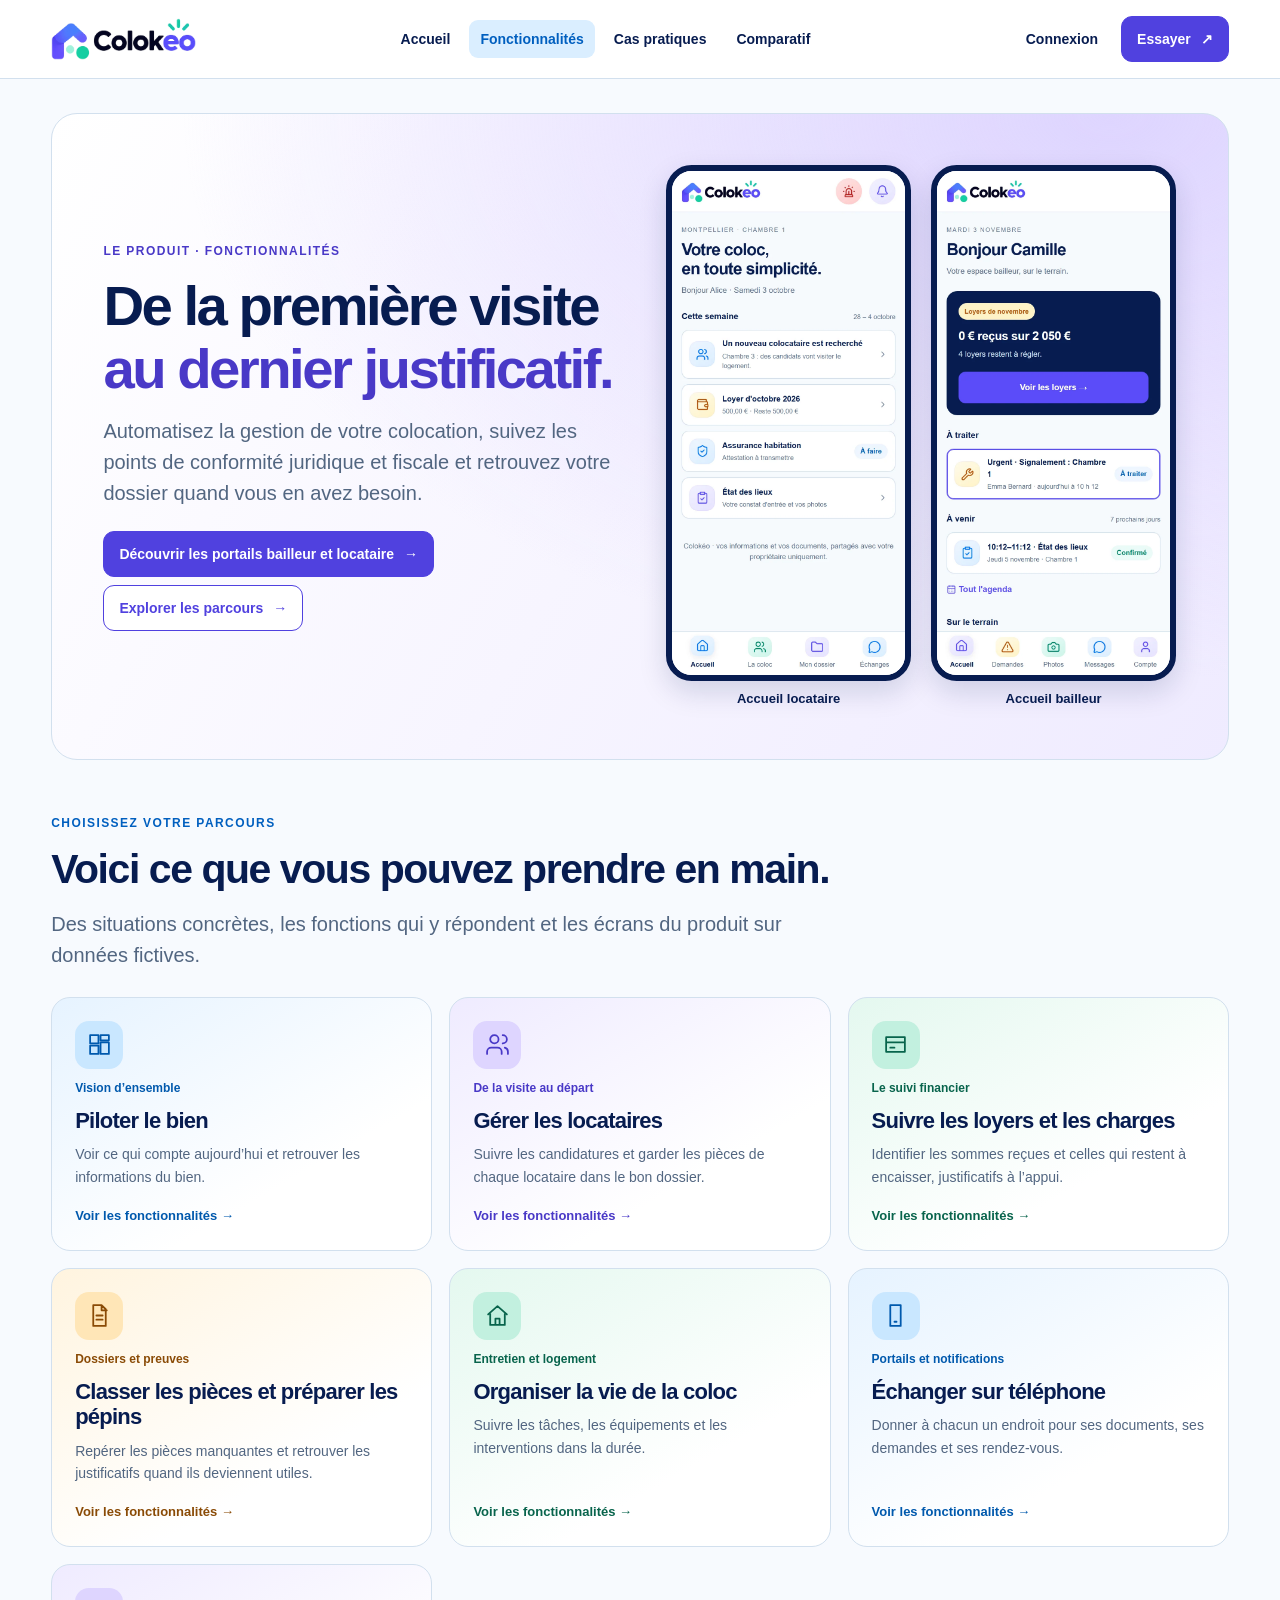
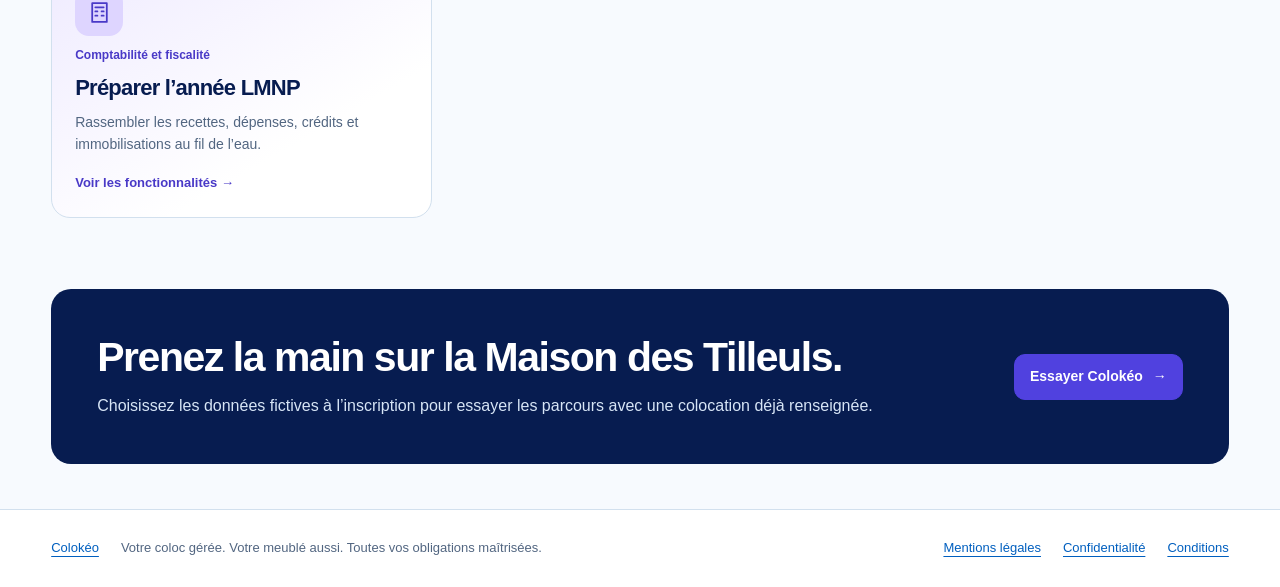
<file: fonctionnalites.html>
<!doctype html>
<html lang="fr"><head><meta charset="utf-8"><meta name="viewport" content="width=device-width, initial-scale=1"><title>Fonctionnalités de gestion de colocation | Colokéo</title><meta name="description" content="Explorez les fonctionnalités Colokéo, les problèmes résolus et les captures du compte de démonstration."><link rel="canonical" href="https://www.colokeo.fr/fonctionnalites.html"><link rel="icon" href="assets/favicon.svg"><link rel="stylesheet" href="vitrine.css"><link rel="stylesheet" href="catalogue.css"><link rel="stylesheet" href="telephone.css"></head><body><a class="skip" href="#contenu">Aller au contenu</a><header><div class="container bar"><a class="logo" href="index.html" aria-label="Colokéo, accueil"><img src="assets/logo.png" alt="Colokéo" width="150" height="44"></a><nav aria-label="Navigation principale"><a href="index.html">Accueil</a><a href="fonctionnalites.html" aria-current="page">Fonctionnalités</a><a href="cas-pratiques.html">Cas pratiques</a><a href="comparatif.html">Comparatif</a></nav><div class="actions"><a class="login" href="https://app.colokeo.fr/connexion">Connexion</a><a class="button primary" href="https://app.colokeo.fr/inscription">Essayer<span aria-hidden="true">↗</span></a></div></div></header><main class="container catalog-main" id="contenu"><section class="catalog-hero tone-violet"><div><p class="eyebrow">LE PRODUIT · FONCTIONNALITÉS</p><h1>De la première visite<br><em>au dernier justificatif.</em></h1><p class="lede">Automatisez la gestion de votre colocation, suivez les points de conformité juridique et fiscale et retrouvez votre dossier quand vous en avez besoin.</p><div class="buttons"><a class="button primary" href="fonctionnalites-telephone.html">Découvrir les portails bailleur et locataire <span aria-hidden="true">→</span></a><a class="button secondary" href="#parcours">Explorer les parcours <span aria-hidden="true">→</span></a></div></div><div class="telephone-pair" aria-label="Aperçus des portails sur téléphone"><figure class="telephone-shot"><a href="assets/telephone/locataire-accueil.webp?v=2" aria-label="Agrandir : Accueil locataire"><img src="assets/telephone/locataire-accueil.webp?v=2" alt="Accueil locataire — interface Colokéo sur téléphone, données fictives" width="780" height="1688" decoding="async" fetchpriority=high></a><figcaption>Accueil locataire</figcaption></figure><figure class="telephone-shot"><a href="assets/telephone/bailleur-accueil.webp?v=2" aria-label="Agrandir : Accueil bailleur"><img src="assets/telephone/bailleur-accueil.webp?v=2" alt="Accueil bailleur — interface Colokéo sur téléphone, données fictives" width="780" height="1688" decoding="async" loading=lazy></a><figcaption>Accueil bailleur</figcaption></figure></div></section>
<section class="catalog-directory" id="parcours"><p class="eyebrow">CHOISISSEZ VOTRE PARCOURS</p><h2>Voici ce que vous pouvez prendre en main.</h2><p class="lede">Des situations concrètes, les fonctions qui y répondent et les écrans du produit sur données fictives.</p><div class="catalog-grid"><a class="catalog-tile tone-blue" id="pilotage" href="fonctionnalites-pilotage.html"><span class="catalog-icon"><svg viewBox="0 0 24 24" fill="none" stroke="currentColor" stroke-width="1.7" stroke-linecap="round" stroke-linejoin="round" aria-hidden="true"><path d="M3 3h8v8H3z M13 3h8v5h-8z M13 10h8v11h-8z M3 13h8v8H3z"/></svg></span><span class="tile-kicker">Vision d’ensemble</span><h3>Piloter le bien</h3><p>Voir ce qui compte aujourd’hui et retrouver les informations du bien.</p><span class="catalog-arrow">Voir les fonctionnalités <span aria-hidden="true">→</span></span></a><a class="catalog-tile tone-violet" id="locataires" href="fonctionnalites-locataires.html"><span class="catalog-icon"><svg viewBox="0 0 24 24" fill="none" stroke="currentColor" stroke-width="1.7" stroke-linecap="round" stroke-linejoin="round" aria-hidden="true"><path d="M16 21v-2a4 4 0 0 0-4-4H6a4 4 0 0 0-4 4v2 M13 7a4 4 0 1 1-8 0 4 4 0 0 1 8 0Z M22 21v-2a4 4 0 0 0-3-4 M17 3a4 4 0 0 1 0 8"/></svg></span><span class="tile-kicker">De la visite au départ</span><h3>Gérer les locataires</h3><p>Suivre les candidatures et garder les pièces de chaque locataire dans le bon dossier.</p><span class="catalog-arrow">Voir les fonctionnalités <span aria-hidden="true">→</span></span></a><a class="catalog-tile tone-mint" id="argent" href="fonctionnalites-argent.html"><span class="catalog-icon"><svg viewBox="0 0 24 24" fill="none" stroke="currentColor" stroke-width="1.7" stroke-linecap="round" stroke-linejoin="round" aria-hidden="true"><path d="M3 5h18v14H3z M3 10h18 M7 15h4"/></svg></span><span class="tile-kicker">Le suivi financier</span><h3>Suivre les loyers et les charges</h3><p>Identifier les sommes reçues et celles qui restent à encaisser, justificatifs à l’appui.</p><span class="catalog-arrow">Voir les fonctionnalités <span aria-hidden="true">→</span></span></a><a class="catalog-tile tone-amber" id="documents" href="fonctionnalites-documents.html"><span class="catalog-icon"><svg viewBox="0 0 24 24" fill="none" stroke="currentColor" stroke-width="1.7" stroke-linecap="round" stroke-linejoin="round" aria-hidden="true"><path d="M6 2h8l4 4v16H6z M14 2v5h5 M9 12h6 M9 16h6"/></svg></span><span class="tile-kicker">Dossiers et preuves</span><h3>Classer les pièces et préparer les pépins</h3><p>Repérer les pièces manquantes et retrouver les justificatifs quand ils deviennent utiles.</p><span class="catalog-arrow">Voir les fonctionnalités <span aria-hidden="true">→</span></span></a><a class="catalog-tile tone-mint" id="bien-vie" href="fonctionnalites-bien-vie.html"><span class="catalog-icon"><svg viewBox="0 0 24 24" fill="none" stroke="currentColor" stroke-width="1.7" stroke-linecap="round" stroke-linejoin="round" aria-hidden="true"><path d="M3 11 12 3l9 8 M5 10v11h14V10 M10 21v-6h4v6"/></svg></span><span class="tile-kicker">Entretien et logement</span><h3>Organiser la vie de la coloc</h3><p>Suivre les tâches, les équipements et les interventions dans la durée.</p><span class="catalog-arrow">Voir les fonctionnalités <span aria-hidden="true">→</span></span></a><a class="catalog-tile tone-blue" id="portail" href="fonctionnalites-portail.html"><span class="catalog-icon"><svg viewBox="0 0 24 24" fill="none" stroke="currentColor" stroke-width="1.7" stroke-linecap="round" stroke-linejoin="round" aria-hidden="true"><path d="M7 2h10v20H7z M11 18h2"/></svg></span><span class="tile-kicker">Portails et notifications</span><h3>Échanger sur téléphone</h3><p>Donner à chacun un endroit pour ses documents, ses demandes et ses rendez-vous.</p><span class="catalog-arrow">Voir les fonctionnalités <span aria-hidden="true">→</span></span></a><a class="catalog-tile tone-violet" id="fiscalite" href="fonctionnalites-fiscalite.html"><span class="catalog-icon"><svg viewBox="0 0 24 24" fill="none" stroke="currentColor" stroke-width="1.7" stroke-linecap="round" stroke-linejoin="round" aria-hidden="true"><path d="M5 3h14v18H5z M8 7h8 M8 11h2 M14 11h2 M8 15h2 M14 15h2"/></svg></span><span class="tile-kicker">Comptabilité et fiscalité</span><h3>Préparer l’année LMNP</h3><p>Rassembler les recettes, dépenses, crédits et immobilisations au fil de l’eau.</p><span class="catalog-arrow">Voir les fonctionnalités <span aria-hidden="true">→</span></span></a></div></section><section class="closing"><div><h2>Prenez la main sur la Maison des Tilleuls.</h2><p>Choisissez les données fictives à l’inscription pour essayer les parcours avec une colocation déjà renseignée.</p></div><a class="button primary" href="https://app.colokeo.fr/inscription">Essayer Colokéo <span aria-hidden="true">→</span></a></section></main><footer><div class="container foot"><a href="index.html">Colokéo</a><p>Votre coloc gérée. Votre meublé aussi. Toutes vos obligations maîtrisées.</p><a href="https://app.colokeo.fr/juridique/mentions-legales">Mentions légales</a><a href="https://app.colokeo.fr/juridique/confidentialite">Confidentialité</a><a href="https://app.colokeo.fr/juridique/conditions">Conditions</a></div></footer></body></html>
</file>
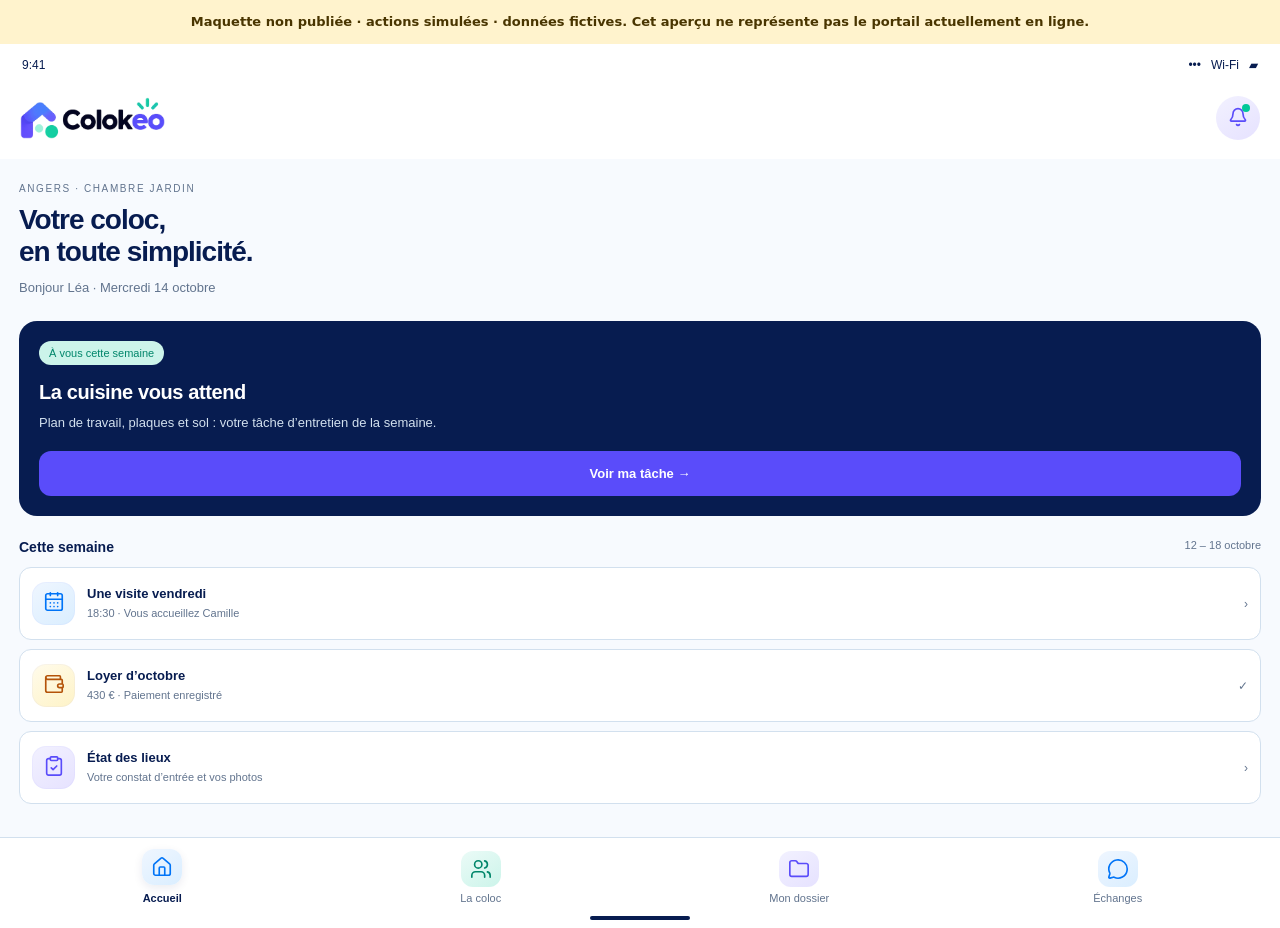
<file: portail-apercu.html>
<!doctype html><html lang="fr"><head><meta charset="utf-8"><meta name="viewport" content="width=device-width,initial-scale=1"><title>Colokéo — maquette du portail non publié</title></head><body style="margin:0;background:#f7fafe"><aside style="padding:12px 16px;background:#fff3cd;color:#493500;font:600 13px/1.5 system-ui;text-align:center">Maquette non publiée · actions simulées · données fictives. Cet aperçu ne représente pas le portail actuellement en ligne.</aside><div id="ck" class="viz-dotted-background">
<style>
#ck{font-family:Arial,sans-serif;padding:16px;color:#24443e}#ck *{box-sizing:border-box}#ck button{cursor:pointer;font-family:inherit}#ck .modes{display:flex;justify-content:center;gap:7px;flex-wrap:wrap;margin-bottom:18px}#ck .modes button{padding:12px 15px;border-radius:24px;border:1px solid #d4ded7;background:#fff;color:#24443e}#ck .modes button.active{background:#244c46;color:#fff}#ck .phone{max-width:390px;margin:auto;border:6px solid #263d36;border-radius:40px;overflow:hidden;background:#f4f6f2;box-shadow:0 15px 40px #183c3020}#ck .status{background:#fff;padding:14px 22px 6px;display:flex;justify-content:space-between;font-size:12px}#ck header{background:white;padding:18px 20px;display:flex;align-items:center;justify-content:space-between}#ck .brand{font-size:25px;font-weight:700;letter-spacing:-1px}#ck .brand span{color:#c39b60}#ck .bell{border:0;background:#edf3ed;border-radius:50%;width:44px;height:44px;color:#244c46;position:relative}#ck .dot{width:8px;height:8px;background:#bd855a;border-radius:50%;position:absolute;right:10px;top:8px}#ck main{padding:24px 19px;min-height:550px}#ck .eyebrow{font-size:10px;letter-spacing:1.6px;text-transform:uppercase;color:#718079}#ck h2{font-size:28px;letter-spacing:-1px;line-height:1.15;margin:10px 0}#ck .subtitle{font-size:13px;color:#708077;line-height:1.6;margin:0 0 22px}#ck .hero{background:#244c46;color:white;border-radius:22px;padding:20px;margin-bottom:23px}#ck .tag{display:inline-block;background:#ffffff17;padding:6px 10px;border-radius:15px;color:#eedabc;font-size:11px}#ck h3{font-size:20px;margin:16px 0 9px;letter-spacing:-.4px}#ck .hero p{font-size:13px;line-height:1.6;color:#dbe7df;margin:0 0 18px}#ck .cta{border:0;background:#ecdaba;color:#24443e;border-radius:12px;padding:15px;width:100%;font-size:13px;font-weight:600;min-height:44px}#ck .section{display:flex;justify-content:space-between;font-size:14px;font-weight:600;margin:20px 0 12px}#ck .section small{font-size:11px;color:#78857d;font-weight:400}#ck .row{background:white;border:1px solid #e4eae3;border-radius:15px;padding:14px 12px;display:flex;align-items:center;gap:12px;margin-bottom:9px;width:100%;text-align:left;color:#24443e}#ck .ico{display:grid;place-items:center;flex-shrink:0;width:39px;height:39px;background:#edf3ec;border-radius:12px;color:#597962}#ck .row strong{display:block;font-size:13px;font-weight:600}#ck .row small{display:block;font-size:11px;color:#78867c;line-height:1.5;margin-top:4px}#ck .end{margin-left:auto;font-size:12px;color:#6e8375}#ck footer{display:grid;grid-template-columns:repeat(4,1fr);background:#fff;border-top:1px solid #e0e7df;padding:12px 3px 23px}#ck footer button{border:0;background:transparent;color:#859088;display:flex;align-items:center;flex-direction:column;gap:7px;font-size:10px;min-height:45px}#ck footer button.active{color:#244c46;font-weight:600}#ck svg{width:20px;height:20px}#ck .days{display:flex;gap:5px;margin:16px 0}#ck .days button{flex:1;min-height:48px;border:0;border-radius:12px;background:white;color:#64766b;font-size:11px}#ck .days button.active{background:#244c46;color:white}#ck .note{font-size:13px;line-height:1.6;background:white;padding:16px;border-radius:15px;margin:14px 0}#ck input,#ck textarea{display:block;width:100%;font:16px Arial;padding:12px;margin:8px 0 18px;border:1px solid #dce4db;border-radius:10px;background:white;color:#24443e}#ck label{font-size:13px}#ck .homebar{height:4px;width:100px;background:#263d36;border-radius:5px;margin:-12px auto 8px}
#ck{color:#071C50}#ck .phone{background:#F7FAFE;border-color:#071C50;box-shadow:0 15px 40px #071c501c}#ck .brand{color:#071C50}#ck .brand span{color:#00C898}#ck .modes button{color:#071C50;border-color:#D2E0EE}#ck .modes button.active{background:#5A4CFA;color:#fff;border-color:#5A4CFA}#ck .bell{background:#F2F1FF;color:#5A4CFA}#ck .dot{background:#00C898}#ck .eyebrow{color:#62748E}#ck .subtitle,#ck .section small,#ck .row small{color:#62748E}#ck .hero{background:#071C50;border-radius:18px}#ck .hero p{color:#D2E0EE}#ck .tag{background:#CCF4EA;color:#00866A}#ck .cta{background:#5A4CFA;color:#fff;border-radius:12px}#ck .cta:hover{background:#4D41D9}#ck .row{border-color:#D2E0EE;color:#071C50;border-radius:12px}#ck .ico{background:#F2F1FF;color:#5A4CFA}#ck .end{color:#62748E}#ck footer{border-color:#D2E0EE}#ck footer button{color:#62748E}#ck footer button.active{color:#0074F7}#ck .days button{color:#2B3E6A}#ck .days button.active{background:#DAEEFF;color:#071C50}#ck input,#ck textarea{border-color:#D2E0EE;color:#071C50}#ck .homebar{background:#071C50}
</style>
<div class="modes"><button data-stage="candidat" class="active">Candidature</button><button data-stage="arrivee">Arrivée</button><button data-stage="locataire">Locataire</button></div>
<section class="phone" aria-label="Maquette iPhone"><div class="status"><span>9:41</span><span>••• &nbsp; Wi-Fi &nbsp; ▰</span></div><header><div class="brand">colokéo<span>°</span></div><button class="bell" aria-label="Notifications"><i data-lucide="bell"></i><span class="dot"></span></button></header><main aria-live="polite"></main><footer><button data-page="Accueil" class="active"><i data-lucide="house"></i>Accueil</button><button data-page="La coloc"><i data-lucide="users"></i>La coloc</button><button data-page="Mon dossier"><i data-lucide="folder"></i>Mon dossier</button><button data-page="Échanges"><i data-lucide="message-circle"></i>Échanges</button></footer><div class="homebar"></div></section>
<script>
(()=>{const r=document.getElementById('ck'),m=r.querySelector('main');let stage='candidat',page='Accueil';const row=(i,t,s,a='',end='›')=>`<button class="row" data-action="${a}"><span class="ico"><i data-lucide="${i}"></i></span><span><strong>${t}</strong><small>${s}</small></span><span class="end">${end}</span></button>`;const head=(t,s)=>`<div class="eyebrow">Angers · Chambre Jardin</div><h2>${t}</h2><p class="subtitle">${s}</p>`;const hero=(tag,t,s,b,a)=>`<div class="hero"><span class="tag">${tag}</span><h3>${t}</h3><p>${s}</p><button class="cta" data-action="${a}">${b} →</button></div>`;const section=(t,s='')=>`<div class="section">${t}<small>${s}</small></div>`;function icons(){if(window.lucide)lucide.createIcons();}
function render(){r.querySelectorAll('[data-page]').forEach(b=>b.classList.toggle('active',b.dataset.page===page));if(page==='Accueil'){if(stage==='candidat')m.innerHTML=head('Votre prochaine coloc,<br>ça commence ici.','Bonjour Léa, votre candidature avance.')+hero('Candidature en cours','Un dernier document','Ajoutez votre justificatif pour que Nicolas puisse examiner votre dossier.','Compléter mon dossier','dossier')+section('Votre candidature','3 étapes sur 4')+row('check','Profil renseigné','Vos informations sont enregistrées','dossier','✓')+row('calendar-days','Choisir une visite','Rencontrez vos futurs colocataires','cal')+row('house','Découvrez la maison','5 chambres · Règles de vie · Espaces communs','coloc');else if(stage==='arrivee')m.innerHTML=head('Bienvenue chez vous,<br>Léa.','Votre arrivée est prévue le 1er novembre.')+hero('Candidature acceptée','Préparons votre arrivée','Votre bail est prêt. Consultez-le pour poursuivre les démarches.','Consulter mon bail','dossier')+section('Avant de poser vos valises','1 / 4 terminé')+row('check','Dossier validé','Votre candidature a été acceptée','dossier','✓')+row('shield-check','Assurance habitation','Attestation à transmettre','dossier')+row('clipboard-check','État des lieux d’entrée','Préparer vos observations et vos photos','edl')+row('key-round','Remise des clés','Rendez-vous à organiser','cal');else m.innerHTML=head('Votre coloc,<br>en toute simplicité.','Bonjour Léa · Mercredi 14 octobre')+hero('À vous cette semaine','La cuisine vous attend','Plan de travail, plaques et sol : votre tâche d’entretien de la semaine.','Voir ma tâche','entretien')+section('Cette semaine','12 – 18 octobre')+row('calendar-days','Une visite vendredi','18:30 · Vous accueillez Camille','cal')+row('wallet','Loyer d’octobre','430 € · Paiement enregistré','dossier','✓')+row('clipboard-check','État des lieux','Votre constat d’entrée et vos photos','edl');}
else if(page==='La coloc')m.innerHTML=head('La vie à la maison.','Vos informations communes, à portée de main.')+row('sparkles','Entretien','Planning et rotation des tâches','entretien')+row('calendar-days','Calendrier','Visites, disponibilités et interventions','cal')+row('book-open','Guide de la maison','Wi-Fi, équipements et contacts utiles','guide');
else if(page==='Mon dossier')m.innerHTML=head('Tout, au même endroit.','Vos informations et documents restent personnels.')+section('Informations personnelles')+row('user','Mon profil','Coordonnées, situation et garant','profil')+section('Documents')+row('files',stage==='candidat'?'Pièces de candidature':'Bail et attestations',stage==='candidat'?'3 pièces reçues · 1 pièce manquante':'Bail, assurance, quittances et CAF','pieces')+row('clipboard-check','États des lieux','Entrée, sortie, observations et photos','edl')+section('Mes démarches')+row('key-round','Arrivée et départ','Étapes, documents et rendez-vous','arrivee');
else m.innerHTML=head('Gardons le contact.','Vos échanges privés avec Nicolas.')+row('message-circle','Nicolas · Propriétaire','Votre document a bien été reçu.','message','10:24')+row('wrench','Fuite sous l’évier','Prise en charge · Intervention à programmer','message')+'<button class="cta" data-action="message">Nouvelle demande</button>';icons();}
r.addEventListener('click',e=>{const b=e.target.closest('button');if(!b)return;if(b.dataset.stage){stage=b.dataset.stage;page='Accueil';r.querySelectorAll('[data-stage]').forEach(x=>x.classList.toggle('active',x===b));render();return;}if(b.dataset.page){page=b.dataset.page;render();return;}const a=b.dataset.action;if(b.classList.contains('bell')){m.innerHTML=head('Vos notifications.','Les événements de votre dossier et de la coloc.')+row('file-check','Document reçu','En attente de vérification','dossier')+row('calendar-days','Visite confirmée','Vendredi 16 octobre · 18:30','cal');}else if(a==='dossier'){page='Mon dossier';render();}else if(a==='coloc'){page='La coloc';render();}else if(a==='cal'){m.innerHTML=head(stage==='candidat'?'Choisir ma visite.':'Mon calendrier.',stage==='candidat'?'Créneaux proposés par les colocataires disponibles.':'Vos disponibilités pour accueillir les candidats.')+'<div class="days">'+['Lun 12','Mar 13','Mer 14','Jeu 15','Ven 16'].map(t=>`<button data-action="day">${t}</button>`).join('')+'</div>'+row('clock','Vendredi · 18:30','Camille vous accueille · Visite de 30 minutes','reserve')+'<button class="cta" data-action="dispo">'+(stage==='candidat'?'Demander ce créneau':'Ajouter une disponibilité')+'</button>';}else if(a==='day'){r.querySelectorAll('.days button').forEach(x=>x.classList.toggle('active',x===b));}else if(a==='entretien'){m.innerHTML=head('L’entretien de la semaine.','12 – 18 octobre · Rotation des espaces communs')+row('sparkles','Cuisine · Léa','Plan de travail, plaques et sol','','À faire')+row('sparkles','Salle de bain · Hugo','Lavabo, douche et sol','','Terminé')+row('sparkles','Entrée · Sarah','Sol et rangement','','À faire')+'<button class="cta" data-action="done">Marquer ma tâche terminée</button>';}else if(a==='done'){b.textContent='✓ Tâche terminée';b.disabled=true;}else if(a==='edl'){m.innerHTML=head('Chambre Jardin.','État des lieux d’entrée · Préparation · 1 / 6')+'<label>Mes observations<textarea placeholder="Décrivez ce que vous constatez…"></textarea></label><label>Mes photos<input type="file" accept="image/*" capture="environment" multiple></label><div class="note">Ces observations seront examinées avec le propriétaire lors du rendez-vous.</div><button class="cta" data-action="save">Enregistrer le brouillon</button>';}else if(a==='dispo'){m.innerHTML=head('Mon créneau.','Disponibilité pour une visite')+'<label>Jour<input type="date"></label><label>Début<input type="time"></label><label>Fin<input type="time"></label><button class="cta" data-action="save">Enregistrer</button>';}else if(a==='message'){m.innerHTML=head('Nouvelle demande.','Message privé au propriétaire')+'<label>Votre message<textarea placeholder="Que souhaitez-vous signaler ?"></textarea></label><button class="cta" data-action="send">Envoyer</button>';}else if(a==='save'||a==='send'||a==='reserve'){b.textContent='✓ Confirmation simulée';b.disabled=true;}else if(a==='pieces'||a==='profil'){m.innerHTML=head('Mon dossier personnel.','Documents de démonstration')+row('check','Pièce d’identité','Document reçu','','✓')+row('check','Justificatif de situation','Document reçu','','✓')+'<label>Ajouter un document<input type="file"></label>';}else if(a==='guide'){m.innerHTML=head('Le guide de la maison.','Les informations utiles au quotidien.')+row('wifi','Connexion Wi-Fi','Informations disponibles à votre arrivée')+row('trash-2','Tri et collecte','Consignes de la maison')+row('phone','Contacts utiles','Propriétaire et dépannage');}else if(a==='arrivee'){stage='arrivee';page='Accueil';render();}icons();});render();})();
</script>
</div>
<style>
#ck .ico{width:43px;height:43px;border-radius:14px;box-shadow:inset 0 0 0 1px #5a4cfa0a}#ck .ico svg{width:22px;height:22px;stroke-width:1.8}#ck .tone-violet{background:linear-gradient(145deg,#F2F1FF,#E6E2FF);color:#5A4CFA}#ck .tone-mint{background:linear-gradient(145deg,#EBFBF7,#CCF4EA);color:#00866A}#ck .tone-blue{background:linear-gradient(145deg,#EFF6FF,#DAEEFF);color:#0074F7}#ck .tone-amber{background:linear-gradient(145deg,#FFFBEB,#FEF3C7);color:#B45309}#ck footer button{gap:5px;font-size:11px}#ck footer button>span{display:grid;place-items:center;width:40px;height:36px;border-radius:12px;transition:transform .15s,box-shadow .15s}#ck footer button.active>span{box-shadow:0 3px 10px #071c5015;transform:translateY(-2px)}#ck footer button.active{color:#071C50}#ck footer button svg{width:22px;height:22px;stroke-width:1.8}#ck .bell{background:linear-gradient(145deg,#F2F1FF,#E6E2FF);color:#5A4CFA}
</style>
<script>
(()=>{const root=document.getElementById('ck');const defs={"house":"<svg\n  xmlns=\"http://www.w3.org/2000/svg\"\n  width=\"24\"\n  height=\"24\"\n  viewBox=\"0 0 24 24\"\n  fill=\"none\"\n  stroke=\"currentColor\"\n  stroke-width=\"2\"\n  stroke-linecap=\"round\"\n  stroke-linejoin=\"round\"\n>\n  <path d=\"M15 21v-8a1 1 0 0 0-1-1h-4a1 1 0 0 0-1 1v8\" />\n  <path d=\"M3 10a2 2 0 0 1 .709-1.528l7-6a2 2 0 0 1 2.582 0l7 6A2 2 0 0 1 21 10v9a2 2 0 0 1-2 2H5a2 2 0 0 1-2-2z\" />\n</svg>\n","users":"<svg\n  xmlns=\"http://www.w3.org/2000/svg\"\n  width=\"24\"\n  height=\"24\"\n  viewBox=\"0 0 24 24\"\n  fill=\"none\"\n  stroke=\"currentColor\"\n  stroke-width=\"2\"\n  stroke-linecap=\"round\"\n  stroke-linejoin=\"round\"\n>\n  <path d=\"M16 21v-2a4 4 0 0 0-4-4H6a4 4 0 0 0-4 4v2\" />\n  <path d=\"M16 3.128a4 4 0 0 1 0 7.744\" />\n  <path d=\"M22 21v-2a4 4 0 0 0-3-3.87\" />\n  <circle cx=\"9\" cy=\"7\" r=\"4\" />\n</svg>\n","folder":"<svg\n  xmlns=\"http://www.w3.org/2000/svg\"\n  width=\"24\"\n  height=\"24\"\n  viewBox=\"0 0 24 24\"\n  fill=\"none\"\n  stroke=\"currentColor\"\n  stroke-width=\"2\"\n  stroke-linecap=\"round\"\n  stroke-linejoin=\"round\"\n>\n  <path d=\"M20 20a2 2 0 0 0 2-2V8a2 2 0 0 0-2-2h-7.9a2 2 0 0 1-1.69-.9L9.6 3.9A2 2 0 0 0 7.93 3H4a2 2 0 0 0-2 2v13a2 2 0 0 0 2 2Z\" />\n</svg>\n","message-circle":"<svg\n  xmlns=\"http://www.w3.org/2000/svg\"\n  width=\"24\"\n  height=\"24\"\n  viewBox=\"0 0 24 24\"\n  fill=\"none\"\n  stroke=\"currentColor\"\n  stroke-width=\"2\"\n  stroke-linecap=\"round\"\n  stroke-linejoin=\"round\"\n>\n  <path d=\"M2.992 16.342a2 2 0 0 1 .094 1.167l-1.065 3.29a1 1 0 0 0 1.236 1.168l3.413-.998a2 2 0 0 1 1.099.092 10 10 0 1 0-4.777-4.719\" />\n</svg>\n","book-open":"<svg\n  xmlns=\"http://www.w3.org/2000/svg\"\n  width=\"24\"\n  height=\"24\"\n  viewBox=\"0 0 24 24\"\n  fill=\"none\"\n  stroke=\"currentColor\"\n  stroke-width=\"2\"\n  stroke-linecap=\"round\"\n  stroke-linejoin=\"round\"\n>\n  <path d=\"M12 5v16\" />\n  <path d=\"M20.001 19A2 2 0 0022 17V5a2 2 0 00-1.999-2L16 3.002A5 5 0 0012 5a5 5 0 00-4-2H4a2 2 0 00-2 2v12a2 2 0 001.999 2H8a5 5 0 014 2 5 5 0 014-2z\" />\n</svg>\n","calendar-days":"<svg\n  xmlns=\"http://www.w3.org/2000/svg\"\n  width=\"24\"\n  height=\"24\"\n  viewBox=\"0 0 24 24\"\n  fill=\"none\"\n  stroke=\"currentColor\"\n  stroke-width=\"2\"\n  stroke-linecap=\"round\"\n  stroke-linejoin=\"round\"\n>\n  <path d=\"M8 2v3\" />\n  <path d=\"M16 2v3\" />\n  <rect x=\"3\" y=\"3\" width=\"18\" height=\"18\" rx=\"2\" />\n  <path d=\"M3 9h18\" />\n  <path d=\"M8 13h.01\" />\n  <path d=\"M12 13h.01\" />\n  <path d=\"M16 13h.01\" />\n  <path d=\"M8 17h.01\" />\n  <path d=\"M12 17h.01\" />\n  <path d=\"M16 17h.01\" />\n</svg>\n","check":"<svg\n  xmlns=\"http://www.w3.org/2000/svg\"\n  width=\"24\"\n  height=\"24\"\n  viewBox=\"0 0 24 24\"\n  fill=\"none\"\n  stroke=\"currentColor\"\n  stroke-width=\"2\"\n  stroke-linecap=\"round\"\n  stroke-linejoin=\"round\"\n>\n  <path d=\"M20 6 9 17l-5-5\" />\n</svg>\n","clipboard-check":"<svg\n  xmlns=\"http://www.w3.org/2000/svg\"\n  width=\"24\"\n  height=\"24\"\n  viewBox=\"0 0 24 24\"\n  fill=\"none\"\n  stroke=\"currentColor\"\n  stroke-width=\"2\"\n  stroke-linecap=\"round\"\n  stroke-linejoin=\"round\"\n>\n  <rect width=\"8\" height=\"4\" x=\"8\" y=\"2\" rx=\"1\" ry=\"1\" />\n  <path d=\"M16 4h2a2 2 0 0 1 2 2v14a2 2 0 0 1-2 2H6a2 2 0 0 1-2-2V6a2 2 0 0 1 2-2h2\" />\n  <path d=\"m9 14 2 2 4-4\" />\n</svg>\n","clock":"<svg\n  xmlns=\"http://www.w3.org/2000/svg\"\n  width=\"24\"\n  height=\"24\"\n  viewBox=\"0 0 24 24\"\n  fill=\"none\"\n  stroke=\"currentColor\"\n  stroke-width=\"2\"\n  stroke-linecap=\"round\"\n  stroke-linejoin=\"round\"\n>\n  <circle cx=\"12\" cy=\"12\" r=\"10\" />\n  <path d=\"M12 6v6l4 2\" />\n</svg>\n","file-check":"<svg\n  xmlns=\"http://www.w3.org/2000/svg\"\n  width=\"24\"\n  height=\"24\"\n  viewBox=\"0 0 24 24\"\n  fill=\"none\"\n  stroke=\"currentColor\"\n  stroke-width=\"2\"\n  stroke-linecap=\"round\"\n  stroke-linejoin=\"round\"\n>\n  <path d=\"M6 22a2 2 0 0 1-2-2V4a2 2 0 0 1 2-2h8a2.4 2.4 0 0 1 1.704.706l3.588 3.588A2.4 2.4 0 0 1 20 8v12a2 2 0 0 1-2 2z\" />\n  <path d=\"M14 2v5a1 1 0 0 0 1 1h5\" />\n  <path d=\"m9 15 2 2 4-4\" />\n</svg>\n","files":"<svg\n  xmlns=\"http://www.w3.org/2000/svg\"\n  width=\"24\"\n  height=\"24\"\n  viewBox=\"0 0 24 24\"\n  fill=\"none\"\n  stroke=\"currentColor\"\n  stroke-width=\"2\"\n  stroke-linecap=\"round\"\n  stroke-linejoin=\"round\"\n>\n  <path d=\"M15 2h-4a2 2 0 0 0-2 2v11a2 2 0 0 0 2 2h8a2 2 0 0 0 2-2V8\" />\n  <path d=\"M16.706 2.706A2.4 2.4 0 0 0 15 2v5a1 1 0 0 0 1 1h5a2.4 2.4 0 0 0-.706-1.706z\" />\n  <path d=\"M5 7a2 2 0 0 0-2 2v11a2 2 0 0 0 2 2h8a2 2 0 0 0 1.732-1\" />\n</svg>\n","key-round":"<svg\n  xmlns=\"http://www.w3.org/2000/svg\"\n  width=\"24\"\n  height=\"24\"\n  viewBox=\"0 0 24 24\"\n  fill=\"none\"\n  stroke=\"currentColor\"\n  stroke-width=\"2\"\n  stroke-linecap=\"round\"\n  stroke-linejoin=\"round\"\n>\n  <path d=\"M2.586 17.414A2 2 0 0 0 2 18.828V21a1 1 0 0 0 1 1h3a1 1 0 0 0 1-1v-1a1 1 0 0 1 1-1h1a1 1 0 0 0 1-1v-1a1 1 0 0 1 1-1h.172a2 2 0 0 0 1.414-.586l.814-.814a6.5 6.5 0 1 0-4-4z\" />\n  <circle cx=\"16.5\" cy=\"7.5\" r=\".5\" fill=\"currentColor\" />\n</svg>\n","phone":"<svg\n  xmlns=\"http://www.w3.org/2000/svg\"\n  width=\"24\"\n  height=\"24\"\n  viewBox=\"0 0 24 24\"\n  fill=\"none\"\n  stroke=\"currentColor\"\n  stroke-width=\"2\"\n  stroke-linecap=\"round\"\n  stroke-linejoin=\"round\"\n>\n  <path d=\"M13.832 16.568a1 1 0 0 0 1.213-.303l.355-.465A2 2 0 0 1 17 15h3a2 2 0 0 1 2 2v3a2 2 0 0 1-2 2A18 18 0 0 1 2 4a2 2 0 0 1 2-2h3a2 2 0 0 1 2 2v3a2 2 0 0 1-.8 1.6l-.468.351a1 1 0 0 0-.292 1.233 14 14 0 0 0 6.392 6.384\" />\n</svg>\n","shield-check":"<svg\n  xmlns=\"http://www.w3.org/2000/svg\"\n  width=\"24\"\n  height=\"24\"\n  viewBox=\"0 0 24 24\"\n  fill=\"none\"\n  stroke=\"currentColor\"\n  stroke-width=\"2\"\n  stroke-linecap=\"round\"\n  stroke-linejoin=\"round\"\n>\n  <path d=\"M20 13c0 5-3.5 7.5-7.66 8.95a1 1 0 0 1-.67-.01C7.5 20.5 4 18 4 13V6a1 1 0 0 1 1-1c2 0 4.5-1.2 6.24-2.72a1.17 1.17 0 0 1 1.52 0C14.51 3.81 17 5 19 5a1 1 0 0 1 1 1z\" />\n  <path d=\"m9 12 2 2 4-4\" />\n</svg>\n","sparkles":"<svg\n  xmlns=\"http://www.w3.org/2000/svg\"\n  width=\"24\"\n  height=\"24\"\n  viewBox=\"0 0 24 24\"\n  fill=\"none\"\n  stroke=\"currentColor\"\n  stroke-width=\"2\"\n  stroke-linecap=\"round\"\n  stroke-linejoin=\"round\"\n>\n  <path d=\"M11.017 2.814a1 1 0 0 1 1.966 0l1.051 5.558a2 2 0 0 0 1.594 1.594l5.558 1.051a1 1 0 0 1 0 1.966l-5.558 1.051a2 2 0 0 0-1.594 1.594l-1.051 5.558a1 1 0 0 1-1.966 0l-1.051-5.558a2 2 0 0 0-1.594-1.594l-5.558-1.051a1 1 0 0 1 0-1.966l5.558-1.051a2 2 0 0 0 1.594-1.594z\" />\n  <path d=\"M20 2v4\" />\n  <path d=\"M22 4h-4\" />\n  <circle cx=\"4\" cy=\"20\" r=\"2\" />\n</svg>\n","trash-2":"<svg\n  xmlns=\"http://www.w3.org/2000/svg\"\n  width=\"24\"\n  height=\"24\"\n  viewBox=\"0 0 24 24\"\n  fill=\"none\"\n  stroke=\"currentColor\"\n  stroke-width=\"2\"\n  stroke-linecap=\"round\"\n  stroke-linejoin=\"round\"\n>\n  <path d=\"M10 11v6\" />\n  <path d=\"M14 11v6\" />\n  <path d=\"M19 6v14a2 2 0 0 1-2 2H7a2 2 0 0 1-2-2V6\" />\n  <path d=\"M3 6h18\" />\n  <path d=\"M8 6V4a2 2 0 0 1 2-2h4a2 2 0 0 1 2 2v2\" />\n</svg>\n","user":"<svg\n  xmlns=\"http://www.w3.org/2000/svg\"\n  width=\"24\"\n  height=\"24\"\n  viewBox=\"0 0 24 24\"\n  fill=\"none\"\n  stroke=\"currentColor\"\n  stroke-width=\"2\"\n  stroke-linecap=\"round\"\n  stroke-linejoin=\"round\"\n>\n  <path d=\"M19 21v-2a4 4 0 0 0-4-4H9a4 4 0 0 0-4 4v2\" />\n  <circle cx=\"12\" cy=\"7\" r=\"4\" />\n</svg>\n","wallet":"<svg\n  xmlns=\"http://www.w3.org/2000/svg\"\n  width=\"24\"\n  height=\"24\"\n  viewBox=\"0 0 24 24\"\n  fill=\"none\"\n  stroke=\"currentColor\"\n  stroke-width=\"2\"\n  stroke-linecap=\"round\"\n  stroke-linejoin=\"round\"\n>\n  <path d=\"M19 7V4a1 1 0 0 0-1-1H5a2 2 0 0 0 0 4h15a1 1 0 0 1 1 1v4h-3a2 2 0 0 0 0 4h3a1 1 0 0 0 1-1v-2a1 1 0 0 0-1-1\" />\n  <path d=\"M3 5v14a2 2 0 0 0 2 2h15a1 1 0 0 0 1-1v-4\" />\n</svg>\n","wifi":"<svg\n  xmlns=\"http://www.w3.org/2000/svg\"\n  width=\"24\"\n  height=\"24\"\n  viewBox=\"0 0 24 24\"\n  fill=\"none\"\n  stroke=\"currentColor\"\n  stroke-width=\"2\"\n  stroke-linecap=\"round\"\n  stroke-linejoin=\"round\"\n>\n  <path d=\"M12 20h.01\" />\n  <path d=\"M2 8.82a15 15 0 0 1 20 0\" />\n  <path d=\"M5 12.859a10 10 0 0 1 14 0\" />\n  <path d=\"M8.5 16.429a5 5 0 0 1 7 0\" />\n</svg>\n","wrench":"<svg\n  xmlns=\"http://www.w3.org/2000/svg\"\n  width=\"24\"\n  height=\"24\"\n  viewBox=\"0 0 24 24\"\n  fill=\"none\"\n  stroke=\"currentColor\"\n  stroke-width=\"2\"\n  stroke-linecap=\"round\"\n  stroke-linejoin=\"round\"\n>\n  <path d=\"M14.7 6.3a1 1 0 0 0 0 1.4l1.6 1.6a1 1 0 0 0 1.4 0l3.106-3.105c.32-.322.863-.22.983.218a6 6 0 0 1-8.259 7.057l-7.91 7.91a1 1 0 0 1-2.999-3l7.91-7.91a6 6 0 0 1 7.057-8.259c.438.12.54.662.219.984z\" />\n</svg>\n","bell":"<svg\n  xmlns=\"http://www.w3.org/2000/svg\"\n  width=\"24\"\n  height=\"24\"\n  viewBox=\"0 0 24 24\"\n  fill=\"none\"\n  stroke=\"currentColor\"\n  stroke-width=\"2\"\n  stroke-linecap=\"round\"\n  stroke-linejoin=\"round\"\n>\n  <path d=\"M10.268 21a2 2 0 0 0 3.464 0\" />\n  <path d=\"M3.262 15.326A1 1 0 0 0 4 17h16a1 1 0 0 0 .74-1.673C19.41 13.956 18 12.499 18 8A6 6 0 0 0 6 8c0 4.499-1.411 5.956-2.738 7.326\" />\n</svg>\n"};const groups={mint:['users','house','sparkles','check','book-open','wifi','trash-2'],blue:['calendar-days','clock','message-circle','phone'],amber:['wrench','key-round','wallet']};function tone(n){return Object.keys(groups).find(t=>groups[t].includes(n))||'violet';}function draw(){root.querySelectorAll('i[data-lucide]').forEach(el=>{const n=el.dataset.lucide;if(!defs[n])return;const box=document.createElement('span');box.innerHTML=defs[n];box.setAttribute('aria-hidden','true');el.replaceWith(box);const tile=box.closest('.ico');if(tile)tile.className='ico tone-'+tone(n);});const footerTones={'Accueil':'blue','La coloc':'mint','Mon dossier':'violet','Échanges':'blue'};root.querySelectorAll('footer button').forEach(b=>{const span=b.querySelector('span');if(span)span.className='tone-'+footerTones[b.dataset.page];});}draw();new MutationObserver(draw).observe(root.querySelector('main'),{childList:true,subtree:true});})();
</script>
<script>
(()=>{const r=document.getElementById('ck');r.querySelector('.brand').innerHTML='<img alt="Colokéo" src="[data-uri]" style="width:145px;height:45px;object-fit:contain;display:block">';const icons={"house":"<svg\n  xmlns=\"http://www.w3.org/2000/svg\"\n  width=\"24\"\n  height=\"24\"\n  viewBox=\"0 0 24 24\"\n  fill=\"none\"\n  stroke=\"currentColor\"\n  stroke-width=\"2\"\n  stroke-linecap=\"round\"\n  stroke-linejoin=\"round\"\n>\n  <path d=\"M15 21v-8a1 1 0 0 0-1-1h-4a1 1 0 0 0-1 1v8\" />\n  <path d=\"M3 10a2 2 0 0 1 .709-1.528l7-6a2 2 0 0 1 2.582 0l7 6A2 2 0 0 1 21 10v9a2 2 0 0 1-2 2H5a2 2 0 0 1-2-2z\" />\n</svg>\n","users":"<svg\n  xmlns=\"http://www.w3.org/2000/svg\"\n  width=\"24\"\n  height=\"24\"\n  viewBox=\"0 0 24 24\"\n  fill=\"none\"\n  stroke=\"currentColor\"\n  stroke-width=\"2\"\n  stroke-linecap=\"round\"\n  stroke-linejoin=\"round\"\n>\n  <path d=\"M16 21v-2a4 4 0 0 0-4-4H6a4 4 0 0 0-4 4v2\" />\n  <path d=\"M16 3.128a4 4 0 0 1 0 7.744\" />\n  <path d=\"M22 21v-2a4 4 0 0 0-3-3.87\" />\n  <circle cx=\"9\" cy=\"7\" r=\"4\" />\n</svg>\n","folder":"<svg\n  xmlns=\"http://www.w3.org/2000/svg\"\n  width=\"24\"\n  height=\"24\"\n  viewBox=\"0 0 24 24\"\n  fill=\"none\"\n  stroke=\"currentColor\"\n  stroke-width=\"2\"\n  stroke-linecap=\"round\"\n  stroke-linejoin=\"round\"\n>\n  <path d=\"M20 20a2 2 0 0 0 2-2V8a2 2 0 0 0-2-2h-7.9a2 2 0 0 1-1.69-.9L9.6 3.9A2 2 0 0 0 7.93 3H4a2 2 0 0 0-2 2v13a2 2 0 0 0 2 2Z\" />\n</svg>\n","message-circle":"<svg\n  xmlns=\"http://www.w3.org/2000/svg\"\n  width=\"24\"\n  height=\"24\"\n  viewBox=\"0 0 24 24\"\n  fill=\"none\"\n  stroke=\"currentColor\"\n  stroke-width=\"2\"\n  stroke-linecap=\"round\"\n  stroke-linejoin=\"round\"\n>\n  <path d=\"M2.992 16.342a2 2 0 0 1 .094 1.167l-1.065 3.29a1 1 0 0 0 1.236 1.168l3.413-.998a2 2 0 0 1 1.099.092 10 10 0 1 0-4.777-4.719\" />\n</svg>\n"};r.querySelectorAll('footer [data-lucide]').forEach(el=>{const holder=document.createElement('span');holder.innerHTML=icons[el.dataset.lucide];holder.setAttribute('aria-hidden','true');el.replaceWith(holder);});})();
</script>
<style>#ck{padding:0!important}#ck .modes{display:none!important}#ck .phone{border:0!important;border-radius:0!important;box-shadow:none!important;max-width:none!important}#ck main{min-height:440px!important}.viz-dotted-background{background:none!important}</style><script>document.querySelector("#ck [data-stage=locataire]").click();</script></body></html>
</file>
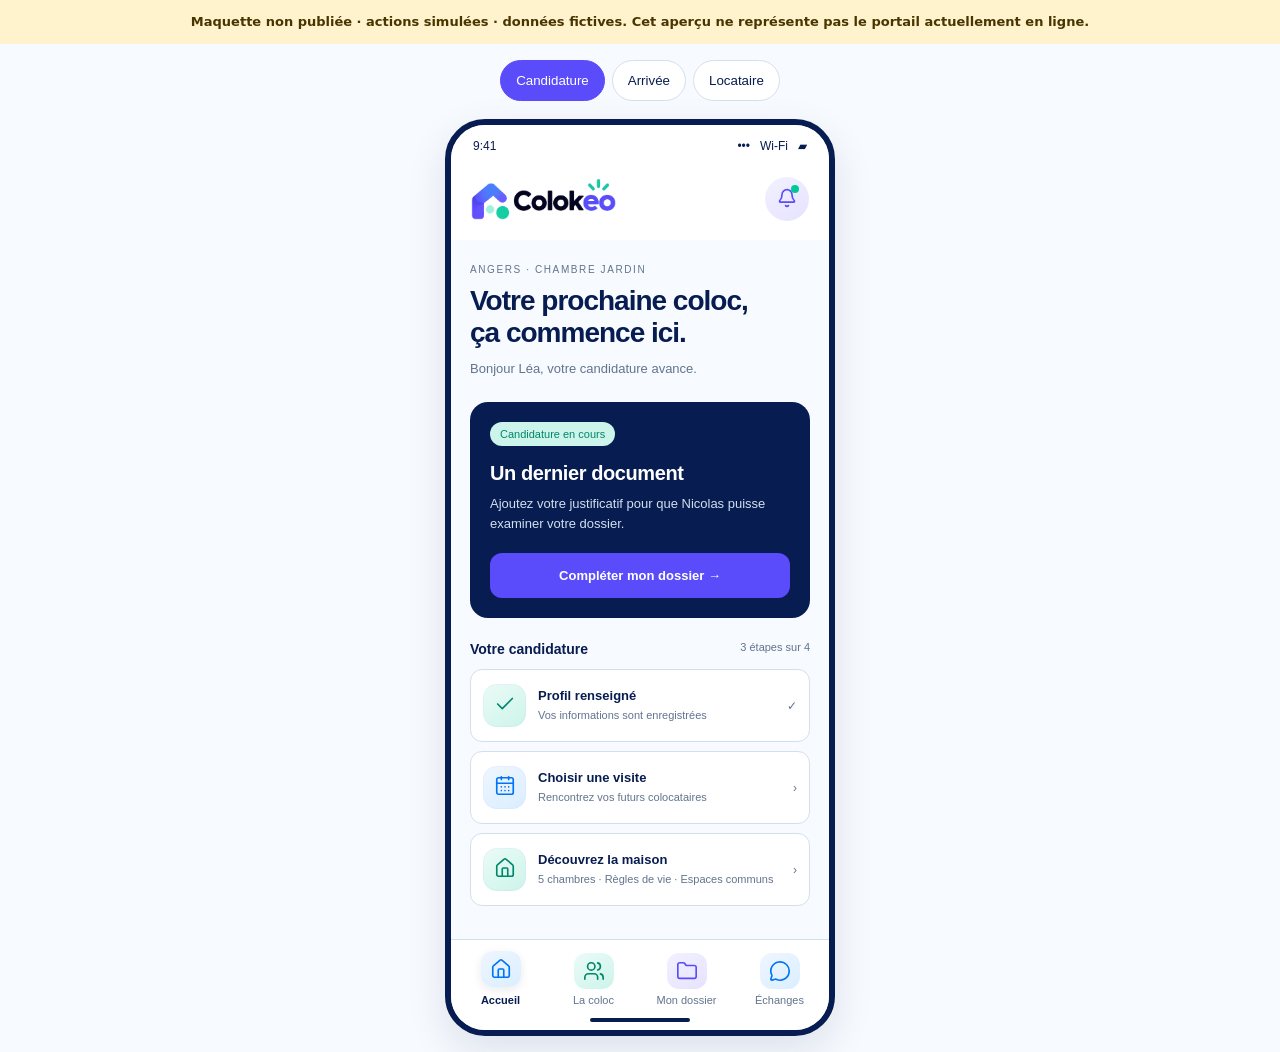
<file: portail-reference.html>
<!doctype html><html lang="fr"><head><meta charset="utf-8"><meta name="viewport" content="width=device-width,initial-scale=1"><title>Colokéo — maquette du portail non publié</title></head><body style="margin:0;background:#f7fafe"><aside style="padding:12px 16px;background:#fff3cd;color:#493500;font:600 13px/1.5 system-ui;text-align:center">Maquette non publiée · actions simulées · données fictives. Cet aperçu ne représente pas le portail actuellement en ligne.</aside><div id="ck" class="viz-dotted-background">
<style>
#ck{font-family:Arial,sans-serif;padding:16px;color:#24443e}#ck *{box-sizing:border-box}#ck button{cursor:pointer;font-family:inherit}#ck .modes{display:flex;justify-content:center;gap:7px;flex-wrap:wrap;margin-bottom:18px}#ck .modes button{padding:12px 15px;border-radius:24px;border:1px solid #d4ded7;background:#fff;color:#24443e}#ck .modes button.active{background:#244c46;color:#fff}#ck .phone{max-width:390px;margin:auto;border:6px solid #263d36;border-radius:40px;overflow:hidden;background:#f4f6f2;box-shadow:0 15px 40px #183c3020}#ck .status{background:#fff;padding:14px 22px 6px;display:flex;justify-content:space-between;font-size:12px}#ck header{background:white;padding:18px 20px;display:flex;align-items:center;justify-content:space-between}#ck .brand{font-size:25px;font-weight:700;letter-spacing:-1px}#ck .brand span{color:#c39b60}#ck .bell{border:0;background:#edf3ed;border-radius:50%;width:44px;height:44px;color:#244c46;position:relative}#ck .dot{width:8px;height:8px;background:#bd855a;border-radius:50%;position:absolute;right:10px;top:8px}#ck main{padding:24px 19px;min-height:550px}#ck .eyebrow{font-size:10px;letter-spacing:1.6px;text-transform:uppercase;color:#718079}#ck h2{font-size:28px;letter-spacing:-1px;line-height:1.15;margin:10px 0}#ck .subtitle{font-size:13px;color:#708077;line-height:1.6;margin:0 0 22px}#ck .hero{background:#244c46;color:white;border-radius:22px;padding:20px;margin-bottom:23px}#ck .tag{display:inline-block;background:#ffffff17;padding:6px 10px;border-radius:15px;color:#eedabc;font-size:11px}#ck h3{font-size:20px;margin:16px 0 9px;letter-spacing:-.4px}#ck .hero p{font-size:13px;line-height:1.6;color:#dbe7df;margin:0 0 18px}#ck .cta{border:0;background:#ecdaba;color:#24443e;border-radius:12px;padding:15px;width:100%;font-size:13px;font-weight:600;min-height:44px}#ck .section{display:flex;justify-content:space-between;font-size:14px;font-weight:600;margin:20px 0 12px}#ck .section small{font-size:11px;color:#78857d;font-weight:400}#ck .row{background:white;border:1px solid #e4eae3;border-radius:15px;padding:14px 12px;display:flex;align-items:center;gap:12px;margin-bottom:9px;width:100%;text-align:left;color:#24443e}#ck .ico{display:grid;place-items:center;flex-shrink:0;width:39px;height:39px;background:#edf3ec;border-radius:12px;color:#597962}#ck .row strong{display:block;font-size:13px;font-weight:600}#ck .row small{display:block;font-size:11px;color:#78867c;line-height:1.5;margin-top:4px}#ck .end{margin-left:auto;font-size:12px;color:#6e8375}#ck footer{display:grid;grid-template-columns:repeat(4,1fr);background:#fff;border-top:1px solid #e0e7df;padding:12px 3px 23px}#ck footer button{border:0;background:transparent;color:#859088;display:flex;align-items:center;flex-direction:column;gap:7px;font-size:10px;min-height:45px}#ck footer button.active{color:#244c46;font-weight:600}#ck svg{width:20px;height:20px}#ck .days{display:flex;gap:5px;margin:16px 0}#ck .days button{flex:1;min-height:48px;border:0;border-radius:12px;background:white;color:#64766b;font-size:11px}#ck .days button.active{background:#244c46;color:white}#ck .note{font-size:13px;line-height:1.6;background:white;padding:16px;border-radius:15px;margin:14px 0}#ck input,#ck textarea{display:block;width:100%;font:16px Arial;padding:12px;margin:8px 0 18px;border:1px solid #dce4db;border-radius:10px;background:white;color:#24443e}#ck label{font-size:13px}#ck .homebar{height:4px;width:100px;background:#263d36;border-radius:5px;margin:-12px auto 8px}
#ck{color:#071C50}#ck .phone{background:#F7FAFE;border-color:#071C50;box-shadow:0 15px 40px #071c501c}#ck .brand{color:#071C50}#ck .brand span{color:#00C898}#ck .modes button{color:#071C50;border-color:#D2E0EE}#ck .modes button.active{background:#5A4CFA;color:#fff;border-color:#5A4CFA}#ck .bell{background:#F2F1FF;color:#5A4CFA}#ck .dot{background:#00C898}#ck .eyebrow{color:#62748E}#ck .subtitle,#ck .section small,#ck .row small{color:#62748E}#ck .hero{background:#071C50;border-radius:18px}#ck .hero p{color:#D2E0EE}#ck .tag{background:#CCF4EA;color:#00866A}#ck .cta{background:#5A4CFA;color:#fff;border-radius:12px}#ck .cta:hover{background:#4D41D9}#ck .row{border-color:#D2E0EE;color:#071C50;border-radius:12px}#ck .ico{background:#F2F1FF;color:#5A4CFA}#ck .end{color:#62748E}#ck footer{border-color:#D2E0EE}#ck footer button{color:#62748E}#ck footer button.active{color:#0074F7}#ck .days button{color:#2B3E6A}#ck .days button.active{background:#DAEEFF;color:#071C50}#ck input,#ck textarea{border-color:#D2E0EE;color:#071C50}#ck .homebar{background:#071C50}
</style>
<div class="modes"><button data-stage="candidat" class="active">Candidature</button><button data-stage="arrivee">Arrivée</button><button data-stage="locataire">Locataire</button></div>
<section class="phone" aria-label="Maquette iPhone"><div class="status"><span>9:41</span><span>••• &nbsp; Wi-Fi &nbsp; ▰</span></div><header><div class="brand">colokéo<span>°</span></div><button class="bell" aria-label="Notifications"><i data-lucide="bell"></i><span class="dot"></span></button></header><main aria-live="polite"></main><footer><button data-page="Accueil" class="active"><i data-lucide="house"></i>Accueil</button><button data-page="La coloc"><i data-lucide="users"></i>La coloc</button><button data-page="Mon dossier"><i data-lucide="folder"></i>Mon dossier</button><button data-page="Échanges"><i data-lucide="message-circle"></i>Échanges</button></footer><div class="homebar"></div></section>
<script>
(()=>{const r=document.getElementById('ck'),m=r.querySelector('main');let stage='candidat',page='Accueil';const row=(i,t,s,a='',end='›')=>`<button class="row" data-action="${a}"><span class="ico"><i data-lucide="${i}"></i></span><span><strong>${t}</strong><small>${s}</small></span><span class="end">${end}</span></button>`;const head=(t,s)=>`<div class="eyebrow">Angers · Chambre Jardin</div><h2>${t}</h2><p class="subtitle">${s}</p>`;const hero=(tag,t,s,b,a)=>`<div class="hero"><span class="tag">${tag}</span><h3>${t}</h3><p>${s}</p><button class="cta" data-action="${a}">${b} →</button></div>`;const section=(t,s='')=>`<div class="section">${t}<small>${s}</small></div>`;function icons(){if(window.lucide)lucide.createIcons();}
function render(){r.querySelectorAll('[data-page]').forEach(b=>b.classList.toggle('active',b.dataset.page===page));if(page==='Accueil'){if(stage==='candidat')m.innerHTML=head('Votre prochaine coloc,<br>ça commence ici.','Bonjour Léa, votre candidature avance.')+hero('Candidature en cours','Un dernier document','Ajoutez votre justificatif pour que Nicolas puisse examiner votre dossier.','Compléter mon dossier','dossier')+section('Votre candidature','3 étapes sur 4')+row('check','Profil renseigné','Vos informations sont enregistrées','dossier','✓')+row('calendar-days','Choisir une visite','Rencontrez vos futurs colocataires','cal')+row('house','Découvrez la maison','5 chambres · Règles de vie · Espaces communs','coloc');else if(stage==='arrivee')m.innerHTML=head('Bienvenue chez vous,<br>Léa.','Votre arrivée est prévue le 1er novembre.')+hero('Candidature acceptée','Préparons votre arrivée','Votre bail est prêt. Consultez-le pour poursuivre les démarches.','Consulter mon bail','dossier')+section('Avant de poser vos valises','1 / 4 terminé')+row('check','Dossier validé','Votre candidature a été acceptée','dossier','✓')+row('shield-check','Assurance habitation','Attestation à transmettre','dossier')+row('clipboard-check','État des lieux d’entrée','Préparer vos observations et vos photos','edl')+row('key-round','Remise des clés','Rendez-vous à organiser','cal');else m.innerHTML=head('Votre coloc,<br>en toute simplicité.','Bonjour Léa · Mercredi 14 octobre')+hero('À vous cette semaine','La cuisine vous attend','Plan de travail, plaques et sol : votre tâche d’entretien de la semaine.','Voir ma tâche','entretien')+section('Cette semaine','12 – 18 octobre')+row('calendar-days','Une visite vendredi','18:30 · Vous accueillez Camille','cal')+row('wallet','Loyer d’octobre','430 € · Paiement enregistré','dossier','✓')+row('clipboard-check','État des lieux','Votre constat d’entrée et vos photos','edl');}
else if(page==='La coloc')m.innerHTML=head('La vie à la maison.','Vos informations communes, à portée de main.')+row('sparkles','Entretien','Planning et rotation des tâches','entretien')+row('calendar-days','Calendrier','Visites, disponibilités et interventions','cal')+row('book-open','Guide de la maison','Wi-Fi, équipements et contacts utiles','guide');
else if(page==='Mon dossier')m.innerHTML=head('Tout, au même endroit.','Vos informations et documents restent personnels.')+section('Informations personnelles')+row('user','Mon profil','Coordonnées, situation et garant','profil')+section('Documents')+row('files',stage==='candidat'?'Pièces de candidature':'Bail et attestations',stage==='candidat'?'3 pièces reçues · 1 pièce manquante':'Bail, assurance, quittances et CAF','pieces')+row('clipboard-check','États des lieux','Entrée, sortie, observations et photos','edl')+section('Mes démarches')+row('key-round','Arrivée et départ','Étapes, documents et rendez-vous','arrivee');
else m.innerHTML=head('Gardons le contact.','Vos échanges privés avec Nicolas.')+row('message-circle','Nicolas · Propriétaire','Votre document a bien été reçu.','message','10:24')+row('wrench','Fuite sous l’évier','Prise en charge · Intervention à programmer','message')+'<button class="cta" data-action="message">Nouvelle demande</button>';icons();}
r.addEventListener('click',e=>{const b=e.target.closest('button');if(!b)return;if(b.dataset.stage){stage=b.dataset.stage;page='Accueil';r.querySelectorAll('[data-stage]').forEach(x=>x.classList.toggle('active',x===b));render();return;}if(b.dataset.page){page=b.dataset.page;render();return;}const a=b.dataset.action;if(b.classList.contains('bell')){m.innerHTML=head('Vos notifications.','Les événements de votre dossier et de la coloc.')+row('file-check','Document reçu','En attente de vérification','dossier')+row('calendar-days','Visite confirmée','Vendredi 16 octobre · 18:30','cal');}else if(a==='dossier'){page='Mon dossier';render();}else if(a==='coloc'){page='La coloc';render();}else if(a==='cal'){m.innerHTML=head(stage==='candidat'?'Choisir ma visite.':'Mon calendrier.',stage==='candidat'?'Créneaux proposés par les colocataires disponibles.':'Vos disponibilités pour accueillir les candidats.')+'<div class="days">'+['Lun 12','Mar 13','Mer 14','Jeu 15','Ven 16'].map(t=>`<button data-action="day">${t}</button>`).join('')+'</div>'+row('clock','Vendredi · 18:30','Camille vous accueille · Visite de 30 minutes','reserve')+'<button class="cta" data-action="dispo">'+(stage==='candidat'?'Demander ce créneau':'Ajouter une disponibilité')+'</button>';}else if(a==='day'){r.querySelectorAll('.days button').forEach(x=>x.classList.toggle('active',x===b));}else if(a==='entretien'){m.innerHTML=head('L’entretien de la semaine.','12 – 18 octobre · Rotation des espaces communs')+row('sparkles','Cuisine · Léa','Plan de travail, plaques et sol','','À faire')+row('sparkles','Salle de bain · Hugo','Lavabo, douche et sol','','Terminé')+row('sparkles','Entrée · Sarah','Sol et rangement','','À faire')+'<button class="cta" data-action="done">Marquer ma tâche terminée</button>';}else if(a==='done'){b.textContent='✓ Tâche terminée';b.disabled=true;}else if(a==='edl'){m.innerHTML=head('Chambre Jardin.','État des lieux d’entrée · Préparation · 1 / 6')+'<label>Mes observations<textarea placeholder="Décrivez ce que vous constatez…"></textarea></label><label>Mes photos<input type="file" accept="image/*" capture="environment" multiple></label><div class="note">Ces observations seront examinées avec le propriétaire lors du rendez-vous.</div><button class="cta" data-action="save">Enregistrer le brouillon</button>';}else if(a==='dispo'){m.innerHTML=head('Mon créneau.','Disponibilité pour une visite')+'<label>Jour<input type="date"></label><label>Début<input type="time"></label><label>Fin<input type="time"></label><button class="cta" data-action="save">Enregistrer</button>';}else if(a==='message'){m.innerHTML=head('Nouvelle demande.','Message privé au propriétaire')+'<label>Votre message<textarea placeholder="Que souhaitez-vous signaler ?"></textarea></label><button class="cta" data-action="send">Envoyer</button>';}else if(a==='save'||a==='send'||a==='reserve'){b.textContent='✓ Confirmation simulée';b.disabled=true;}else if(a==='pieces'||a==='profil'){m.innerHTML=head('Mon dossier personnel.','Documents de démonstration')+row('check','Pièce d’identité','Document reçu','','✓')+row('check','Justificatif de situation','Document reçu','','✓')+'<label>Ajouter un document<input type="file"></label>';}else if(a==='guide'){m.innerHTML=head('Le guide de la maison.','Les informations utiles au quotidien.')+row('wifi','Connexion Wi-Fi','Informations disponibles à votre arrivée')+row('trash-2','Tri et collecte','Consignes de la maison')+row('phone','Contacts utiles','Propriétaire et dépannage');}else if(a==='arrivee'){stage='arrivee';page='Accueil';render();}icons();});render();})();
</script>
</div>
<style>
#ck .ico{width:43px;height:43px;border-radius:14px;box-shadow:inset 0 0 0 1px #5a4cfa0a}#ck .ico svg{width:22px;height:22px;stroke-width:1.8}#ck .tone-violet{background:linear-gradient(145deg,#F2F1FF,#E6E2FF);color:#5A4CFA}#ck .tone-mint{background:linear-gradient(145deg,#EBFBF7,#CCF4EA);color:#00866A}#ck .tone-blue{background:linear-gradient(145deg,#EFF6FF,#DAEEFF);color:#0074F7}#ck .tone-amber{background:linear-gradient(145deg,#FFFBEB,#FEF3C7);color:#B45309}#ck footer button{gap:5px;font-size:11px}#ck footer button>span{display:grid;place-items:center;width:40px;height:36px;border-radius:12px;transition:transform .15s,box-shadow .15s}#ck footer button.active>span{box-shadow:0 3px 10px #071c5015;transform:translateY(-2px)}#ck footer button.active{color:#071C50}#ck footer button svg{width:22px;height:22px;stroke-width:1.8}#ck .bell{background:linear-gradient(145deg,#F2F1FF,#E6E2FF);color:#5A4CFA}
</style>
<script>
(()=>{const root=document.getElementById('ck');const defs={"house":"<svg\n  xmlns=\"http://www.w3.org/2000/svg\"\n  width=\"24\"\n  height=\"24\"\n  viewBox=\"0 0 24 24\"\n  fill=\"none\"\n  stroke=\"currentColor\"\n  stroke-width=\"2\"\n  stroke-linecap=\"round\"\n  stroke-linejoin=\"round\"\n>\n  <path d=\"M15 21v-8a1 1 0 0 0-1-1h-4a1 1 0 0 0-1 1v8\" />\n  <path d=\"M3 10a2 2 0 0 1 .709-1.528l7-6a2 2 0 0 1 2.582 0l7 6A2 2 0 0 1 21 10v9a2 2 0 0 1-2 2H5a2 2 0 0 1-2-2z\" />\n</svg>\n","users":"<svg\n  xmlns=\"http://www.w3.org/2000/svg\"\n  width=\"24\"\n  height=\"24\"\n  viewBox=\"0 0 24 24\"\n  fill=\"none\"\n  stroke=\"currentColor\"\n  stroke-width=\"2\"\n  stroke-linecap=\"round\"\n  stroke-linejoin=\"round\"\n>\n  <path d=\"M16 21v-2a4 4 0 0 0-4-4H6a4 4 0 0 0-4 4v2\" />\n  <path d=\"M16 3.128a4 4 0 0 1 0 7.744\" />\n  <path d=\"M22 21v-2a4 4 0 0 0-3-3.87\" />\n  <circle cx=\"9\" cy=\"7\" r=\"4\" />\n</svg>\n","folder":"<svg\n  xmlns=\"http://www.w3.org/2000/svg\"\n  width=\"24\"\n  height=\"24\"\n  viewBox=\"0 0 24 24\"\n  fill=\"none\"\n  stroke=\"currentColor\"\n  stroke-width=\"2\"\n  stroke-linecap=\"round\"\n  stroke-linejoin=\"round\"\n>\n  <path d=\"M20 20a2 2 0 0 0 2-2V8a2 2 0 0 0-2-2h-7.9a2 2 0 0 1-1.69-.9L9.6 3.9A2 2 0 0 0 7.93 3H4a2 2 0 0 0-2 2v13a2 2 0 0 0 2 2Z\" />\n</svg>\n","message-circle":"<svg\n  xmlns=\"http://www.w3.org/2000/svg\"\n  width=\"24\"\n  height=\"24\"\n  viewBox=\"0 0 24 24\"\n  fill=\"none\"\n  stroke=\"currentColor\"\n  stroke-width=\"2\"\n  stroke-linecap=\"round\"\n  stroke-linejoin=\"round\"\n>\n  <path d=\"M2.992 16.342a2 2 0 0 1 .094 1.167l-1.065 3.29a1 1 0 0 0 1.236 1.168l3.413-.998a2 2 0 0 1 1.099.092 10 10 0 1 0-4.777-4.719\" />\n</svg>\n","book-open":"<svg\n  xmlns=\"http://www.w3.org/2000/svg\"\n  width=\"24\"\n  height=\"24\"\n  viewBox=\"0 0 24 24\"\n  fill=\"none\"\n  stroke=\"currentColor\"\n  stroke-width=\"2\"\n  stroke-linecap=\"round\"\n  stroke-linejoin=\"round\"\n>\n  <path d=\"M12 5v16\" />\n  <path d=\"M20.001 19A2 2 0 0022 17V5a2 2 0 00-1.999-2L16 3.002A5 5 0 0012 5a5 5 0 00-4-2H4a2 2 0 00-2 2v12a2 2 0 001.999 2H8a5 5 0 014 2 5 5 0 014-2z\" />\n</svg>\n","calendar-days":"<svg\n  xmlns=\"http://www.w3.org/2000/svg\"\n  width=\"24\"\n  height=\"24\"\n  viewBox=\"0 0 24 24\"\n  fill=\"none\"\n  stroke=\"currentColor\"\n  stroke-width=\"2\"\n  stroke-linecap=\"round\"\n  stroke-linejoin=\"round\"\n>\n  <path d=\"M8 2v3\" />\n  <path d=\"M16 2v3\" />\n  <rect x=\"3\" y=\"3\" width=\"18\" height=\"18\" rx=\"2\" />\n  <path d=\"M3 9h18\" />\n  <path d=\"M8 13h.01\" />\n  <path d=\"M12 13h.01\" />\n  <path d=\"M16 13h.01\" />\n  <path d=\"M8 17h.01\" />\n  <path d=\"M12 17h.01\" />\n  <path d=\"M16 17h.01\" />\n</svg>\n","check":"<svg\n  xmlns=\"http://www.w3.org/2000/svg\"\n  width=\"24\"\n  height=\"24\"\n  viewBox=\"0 0 24 24\"\n  fill=\"none\"\n  stroke=\"currentColor\"\n  stroke-width=\"2\"\n  stroke-linecap=\"round\"\n  stroke-linejoin=\"round\"\n>\n  <path d=\"M20 6 9 17l-5-5\" />\n</svg>\n","clipboard-check":"<svg\n  xmlns=\"http://www.w3.org/2000/svg\"\n  width=\"24\"\n  height=\"24\"\n  viewBox=\"0 0 24 24\"\n  fill=\"none\"\n  stroke=\"currentColor\"\n  stroke-width=\"2\"\n  stroke-linecap=\"round\"\n  stroke-linejoin=\"round\"\n>\n  <rect width=\"8\" height=\"4\" x=\"8\" y=\"2\" rx=\"1\" ry=\"1\" />\n  <path d=\"M16 4h2a2 2 0 0 1 2 2v14a2 2 0 0 1-2 2H6a2 2 0 0 1-2-2V6a2 2 0 0 1 2-2h2\" />\n  <path d=\"m9 14 2 2 4-4\" />\n</svg>\n","clock":"<svg\n  xmlns=\"http://www.w3.org/2000/svg\"\n  width=\"24\"\n  height=\"24\"\n  viewBox=\"0 0 24 24\"\n  fill=\"none\"\n  stroke=\"currentColor\"\n  stroke-width=\"2\"\n  stroke-linecap=\"round\"\n  stroke-linejoin=\"round\"\n>\n  <circle cx=\"12\" cy=\"12\" r=\"10\" />\n  <path d=\"M12 6v6l4 2\" />\n</svg>\n","file-check":"<svg\n  xmlns=\"http://www.w3.org/2000/svg\"\n  width=\"24\"\n  height=\"24\"\n  viewBox=\"0 0 24 24\"\n  fill=\"none\"\n  stroke=\"currentColor\"\n  stroke-width=\"2\"\n  stroke-linecap=\"round\"\n  stroke-linejoin=\"round\"\n>\n  <path d=\"M6 22a2 2 0 0 1-2-2V4a2 2 0 0 1 2-2h8a2.4 2.4 0 0 1 1.704.706l3.588 3.588A2.4 2.4 0 0 1 20 8v12a2 2 0 0 1-2 2z\" />\n  <path d=\"M14 2v5a1 1 0 0 0 1 1h5\" />\n  <path d=\"m9 15 2 2 4-4\" />\n</svg>\n","files":"<svg\n  xmlns=\"http://www.w3.org/2000/svg\"\n  width=\"24\"\n  height=\"24\"\n  viewBox=\"0 0 24 24\"\n  fill=\"none\"\n  stroke=\"currentColor\"\n  stroke-width=\"2\"\n  stroke-linecap=\"round\"\n  stroke-linejoin=\"round\"\n>\n  <path d=\"M15 2h-4a2 2 0 0 0-2 2v11a2 2 0 0 0 2 2h8a2 2 0 0 0 2-2V8\" />\n  <path d=\"M16.706 2.706A2.4 2.4 0 0 0 15 2v5a1 1 0 0 0 1 1h5a2.4 2.4 0 0 0-.706-1.706z\" />\n  <path d=\"M5 7a2 2 0 0 0-2 2v11a2 2 0 0 0 2 2h8a2 2 0 0 0 1.732-1\" />\n</svg>\n","key-round":"<svg\n  xmlns=\"http://www.w3.org/2000/svg\"\n  width=\"24\"\n  height=\"24\"\n  viewBox=\"0 0 24 24\"\n  fill=\"none\"\n  stroke=\"currentColor\"\n  stroke-width=\"2\"\n  stroke-linecap=\"round\"\n  stroke-linejoin=\"round\"\n>\n  <path d=\"M2.586 17.414A2 2 0 0 0 2 18.828V21a1 1 0 0 0 1 1h3a1 1 0 0 0 1-1v-1a1 1 0 0 1 1-1h1a1 1 0 0 0 1-1v-1a1 1 0 0 1 1-1h.172a2 2 0 0 0 1.414-.586l.814-.814a6.5 6.5 0 1 0-4-4z\" />\n  <circle cx=\"16.5\" cy=\"7.5\" r=\".5\" fill=\"currentColor\" />\n</svg>\n","phone":"<svg\n  xmlns=\"http://www.w3.org/2000/svg\"\n  width=\"24\"\n  height=\"24\"\n  viewBox=\"0 0 24 24\"\n  fill=\"none\"\n  stroke=\"currentColor\"\n  stroke-width=\"2\"\n  stroke-linecap=\"round\"\n  stroke-linejoin=\"round\"\n>\n  <path d=\"M13.832 16.568a1 1 0 0 0 1.213-.303l.355-.465A2 2 0 0 1 17 15h3a2 2 0 0 1 2 2v3a2 2 0 0 1-2 2A18 18 0 0 1 2 4a2 2 0 0 1 2-2h3a2 2 0 0 1 2 2v3a2 2 0 0 1-.8 1.6l-.468.351a1 1 0 0 0-.292 1.233 14 14 0 0 0 6.392 6.384\" />\n</svg>\n","shield-check":"<svg\n  xmlns=\"http://www.w3.org/2000/svg\"\n  width=\"24\"\n  height=\"24\"\n  viewBox=\"0 0 24 24\"\n  fill=\"none\"\n  stroke=\"currentColor\"\n  stroke-width=\"2\"\n  stroke-linecap=\"round\"\n  stroke-linejoin=\"round\"\n>\n  <path d=\"M20 13c0 5-3.5 7.5-7.66 8.95a1 1 0 0 1-.67-.01C7.5 20.5 4 18 4 13V6a1 1 0 0 1 1-1c2 0 4.5-1.2 6.24-2.72a1.17 1.17 0 0 1 1.52 0C14.51 3.81 17 5 19 5a1 1 0 0 1 1 1z\" />\n  <path d=\"m9 12 2 2 4-4\" />\n</svg>\n","sparkles":"<svg\n  xmlns=\"http://www.w3.org/2000/svg\"\n  width=\"24\"\n  height=\"24\"\n  viewBox=\"0 0 24 24\"\n  fill=\"none\"\n  stroke=\"currentColor\"\n  stroke-width=\"2\"\n  stroke-linecap=\"round\"\n  stroke-linejoin=\"round\"\n>\n  <path d=\"M11.017 2.814a1 1 0 0 1 1.966 0l1.051 5.558a2 2 0 0 0 1.594 1.594l5.558 1.051a1 1 0 0 1 0 1.966l-5.558 1.051a2 2 0 0 0-1.594 1.594l-1.051 5.558a1 1 0 0 1-1.966 0l-1.051-5.558a2 2 0 0 0-1.594-1.594l-5.558-1.051a1 1 0 0 1 0-1.966l5.558-1.051a2 2 0 0 0 1.594-1.594z\" />\n  <path d=\"M20 2v4\" />\n  <path d=\"M22 4h-4\" />\n  <circle cx=\"4\" cy=\"20\" r=\"2\" />\n</svg>\n","trash-2":"<svg\n  xmlns=\"http://www.w3.org/2000/svg\"\n  width=\"24\"\n  height=\"24\"\n  viewBox=\"0 0 24 24\"\n  fill=\"none\"\n  stroke=\"currentColor\"\n  stroke-width=\"2\"\n  stroke-linecap=\"round\"\n  stroke-linejoin=\"round\"\n>\n  <path d=\"M10 11v6\" />\n  <path d=\"M14 11v6\" />\n  <path d=\"M19 6v14a2 2 0 0 1-2 2H7a2 2 0 0 1-2-2V6\" />\n  <path d=\"M3 6h18\" />\n  <path d=\"M8 6V4a2 2 0 0 1 2-2h4a2 2 0 0 1 2 2v2\" />\n</svg>\n","user":"<svg\n  xmlns=\"http://www.w3.org/2000/svg\"\n  width=\"24\"\n  height=\"24\"\n  viewBox=\"0 0 24 24\"\n  fill=\"none\"\n  stroke=\"currentColor\"\n  stroke-width=\"2\"\n  stroke-linecap=\"round\"\n  stroke-linejoin=\"round\"\n>\n  <path d=\"M19 21v-2a4 4 0 0 0-4-4H9a4 4 0 0 0-4 4v2\" />\n  <circle cx=\"12\" cy=\"7\" r=\"4\" />\n</svg>\n","wallet":"<svg\n  xmlns=\"http://www.w3.org/2000/svg\"\n  width=\"24\"\n  height=\"24\"\n  viewBox=\"0 0 24 24\"\n  fill=\"none\"\n  stroke=\"currentColor\"\n  stroke-width=\"2\"\n  stroke-linecap=\"round\"\n  stroke-linejoin=\"round\"\n>\n  <path d=\"M19 7V4a1 1 0 0 0-1-1H5a2 2 0 0 0 0 4h15a1 1 0 0 1 1 1v4h-3a2 2 0 0 0 0 4h3a1 1 0 0 0 1-1v-2a1 1 0 0 0-1-1\" />\n  <path d=\"M3 5v14a2 2 0 0 0 2 2h15a1 1 0 0 0 1-1v-4\" />\n</svg>\n","wifi":"<svg\n  xmlns=\"http://www.w3.org/2000/svg\"\n  width=\"24\"\n  height=\"24\"\n  viewBox=\"0 0 24 24\"\n  fill=\"none\"\n  stroke=\"currentColor\"\n  stroke-width=\"2\"\n  stroke-linecap=\"round\"\n  stroke-linejoin=\"round\"\n>\n  <path d=\"M12 20h.01\" />\n  <path d=\"M2 8.82a15 15 0 0 1 20 0\" />\n  <path d=\"M5 12.859a10 10 0 0 1 14 0\" />\n  <path d=\"M8.5 16.429a5 5 0 0 1 7 0\" />\n</svg>\n","wrench":"<svg\n  xmlns=\"http://www.w3.org/2000/svg\"\n  width=\"24\"\n  height=\"24\"\n  viewBox=\"0 0 24 24\"\n  fill=\"none\"\n  stroke=\"currentColor\"\n  stroke-width=\"2\"\n  stroke-linecap=\"round\"\n  stroke-linejoin=\"round\"\n>\n  <path d=\"M14.7 6.3a1 1 0 0 0 0 1.4l1.6 1.6a1 1 0 0 0 1.4 0l3.106-3.105c.32-.322.863-.22.983.218a6 6 0 0 1-8.259 7.057l-7.91 7.91a1 1 0 0 1-2.999-3l7.91-7.91a6 6 0 0 1 7.057-8.259c.438.12.54.662.219.984z\" />\n</svg>\n","bell":"<svg\n  xmlns=\"http://www.w3.org/2000/svg\"\n  width=\"24\"\n  height=\"24\"\n  viewBox=\"0 0 24 24\"\n  fill=\"none\"\n  stroke=\"currentColor\"\n  stroke-width=\"2\"\n  stroke-linecap=\"round\"\n  stroke-linejoin=\"round\"\n>\n  <path d=\"M10.268 21a2 2 0 0 0 3.464 0\" />\n  <path d=\"M3.262 15.326A1 1 0 0 0 4 17h16a1 1 0 0 0 .74-1.673C19.41 13.956 18 12.499 18 8A6 6 0 0 0 6 8c0 4.499-1.411 5.956-2.738 7.326\" />\n</svg>\n"};const groups={mint:['users','house','sparkles','check','book-open','wifi','trash-2'],blue:['calendar-days','clock','message-circle','phone'],amber:['wrench','key-round','wallet']};function tone(n){return Object.keys(groups).find(t=>groups[t].includes(n))||'violet';}function draw(){root.querySelectorAll('i[data-lucide]').forEach(el=>{const n=el.dataset.lucide;if(!defs[n])return;const box=document.createElement('span');box.innerHTML=defs[n];box.setAttribute('aria-hidden','true');el.replaceWith(box);const tile=box.closest('.ico');if(tile)tile.className='ico tone-'+tone(n);});const footerTones={'Accueil':'blue','La coloc':'mint','Mon dossier':'violet','Échanges':'blue'};root.querySelectorAll('footer button').forEach(b=>{const span=b.querySelector('span');if(span)span.className='tone-'+footerTones[b.dataset.page];});}draw();new MutationObserver(draw).observe(root.querySelector('main'),{childList:true,subtree:true});})();
</script>
<script>
(()=>{const r=document.getElementById('ck');r.querySelector('.brand').innerHTML='<img alt="Colokéo" src="[data-uri]" style="width:145px;height:45px;object-fit:contain;display:block">';const icons={"house":"<svg\n  xmlns=\"http://www.w3.org/2000/svg\"\n  width=\"24\"\n  height=\"24\"\n  viewBox=\"0 0 24 24\"\n  fill=\"none\"\n  stroke=\"currentColor\"\n  stroke-width=\"2\"\n  stroke-linecap=\"round\"\n  stroke-linejoin=\"round\"\n>\n  <path d=\"M15 21v-8a1 1 0 0 0-1-1h-4a1 1 0 0 0-1 1v8\" />\n  <path d=\"M3 10a2 2 0 0 1 .709-1.528l7-6a2 2 0 0 1 2.582 0l7 6A2 2 0 0 1 21 10v9a2 2 0 0 1-2 2H5a2 2 0 0 1-2-2z\" />\n</svg>\n","users":"<svg\n  xmlns=\"http://www.w3.org/2000/svg\"\n  width=\"24\"\n  height=\"24\"\n  viewBox=\"0 0 24 24\"\n  fill=\"none\"\n  stroke=\"currentColor\"\n  stroke-width=\"2\"\n  stroke-linecap=\"round\"\n  stroke-linejoin=\"round\"\n>\n  <path d=\"M16 21v-2a4 4 0 0 0-4-4H6a4 4 0 0 0-4 4v2\" />\n  <path d=\"M16 3.128a4 4 0 0 1 0 7.744\" />\n  <path d=\"M22 21v-2a4 4 0 0 0-3-3.87\" />\n  <circle cx=\"9\" cy=\"7\" r=\"4\" />\n</svg>\n","folder":"<svg\n  xmlns=\"http://www.w3.org/2000/svg\"\n  width=\"24\"\n  height=\"24\"\n  viewBox=\"0 0 24 24\"\n  fill=\"none\"\n  stroke=\"currentColor\"\n  stroke-width=\"2\"\n  stroke-linecap=\"round\"\n  stroke-linejoin=\"round\"\n>\n  <path d=\"M20 20a2 2 0 0 0 2-2V8a2 2 0 0 0-2-2h-7.9a2 2 0 0 1-1.69-.9L9.6 3.9A2 2 0 0 0 7.93 3H4a2 2 0 0 0-2 2v13a2 2 0 0 0 2 2Z\" />\n</svg>\n","message-circle":"<svg\n  xmlns=\"http://www.w3.org/2000/svg\"\n  width=\"24\"\n  height=\"24\"\n  viewBox=\"0 0 24 24\"\n  fill=\"none\"\n  stroke=\"currentColor\"\n  stroke-width=\"2\"\n  stroke-linecap=\"round\"\n  stroke-linejoin=\"round\"\n>\n  <path d=\"M2.992 16.342a2 2 0 0 1 .094 1.167l-1.065 3.29a1 1 0 0 0 1.236 1.168l3.413-.998a2 2 0 0 1 1.099.092 10 10 0 1 0-4.777-4.719\" />\n</svg>\n"};r.querySelectorAll('footer [data-lucide]').forEach(el=>{const holder=document.createElement('span');holder.innerHTML=icons[el.dataset.lucide];holder.setAttribute('aria-hidden','true');el.replaceWith(holder);});})();
</script>
</body></html>
</file>
<file: vitrine.css>
:root{color-scheme:light;--bg:#f7fafe;--white:#fff;--ink:#071c50;--muted:#526681;--line:#d2e0ee;--violet:#5041df;--blue:#005fbf;--blue-soft:#daeeff;--mint:#d1fae5;--radius:20px}*{box-sizing:border-box}html{scroll-padding-top:100px}body{margin:0;color:var(--ink);background:var(--bg);font:16px/1.6 Arial,"Helvetica Neue",Helvetica,sans-serif}a{color:var(--blue);text-underline-offset:4px}a:focus-visible{outline:3px solid var(--violet);outline-offset:4px}img{display:block;max-width:100%;height:auto}h1,h2,h3,p,figure{margin:0}h1,h2,h3{line-height:1.11;letter-spacing:-.035em}h1{font-size:clamp(42px,5vw,76px);text-wrap:balance}h2{font-size:clamp(28px,3.2vw,46px);text-wrap:balance}h3{font-size:clamp(18px,2vw,24px)}em{font-style:normal;color:var(--violet)}p{color:var(--muted)}.container{max-width:1280px;margin-inline:auto;padding-inline:clamp(20px,4vw,56px)}.skip{position:absolute;left:20px;top:-80px;z-index:10;background:white;padding:10px}.skip:focus{top:8px}header{background:var(--white);border-bottom:1px solid var(--line);position:sticky;top:0;z-index:2}.bar{min-height:78px;display:flex;align-items:center;justify-content:space-between;gap:24px}.logo{flex:none}.logo img{width:145px;object-fit:contain}.bar nav,.actions,.buttons,.jump{display:flex;gap:8px;align-items:center;flex-wrap:wrap}.bar nav a,.login{color:var(--ink);text-decoration:none;font-size:14px;font-weight:700;padding:8px 11px;border-radius:9px}.bar nav a:hover,.bar nav a[aria-current]{background:var(--blue-soft);color:var(--blue)}.actions{gap:12px}.button{display:inline-flex;align-items:center;justify-content:center;gap:10px;min-height:46px;border:1px solid var(--violet);border-radius:11px;padding:10px 15px;font-size:14px;line-height:1.35;text-decoration:none;font-weight:700}.primary{background:var(--violet);color:#fff}.primary:hover{background:#3d30bb}.secondary{background:white;color:var(--violet)}.secondary:hover{background:#f1eeff}.intro{padding-block:64px 32px;max-width:860px}.eyebrow{font-size:12px;letter-spacing:.12em;font-weight:800;color:var(--blue);margin-bottom:14px}.lede{font-size:clamp(16px,1.75vw,20px);max-width:66ch;margin-top:16px;line-height:1.55}.hero{display:grid;grid-template-columns:minmax(0, .84fr) minmax(0,1.16fr);align-items:center;gap:36px;padding-block:60px 44px}.hero .intro{padding:0 0 24px}.hero h1{font-size:clamp(40px,4.7vw,70px)}.hero .note{margin-top:16px}.note{font-size:13px;line-height:1.55;margin-top:16px}.section{padding-block:45px;border-top:1px solid var(--line);scroll-margin-top:5px}.tiles,.screens{display:grid;gap:18px;margin-top:25px}.tiles{grid-template-columns:repeat(3,minmax(0,1fr))}.tiles article,.tiles>a,.screen-card{background:var(--white);border:1px solid var(--line);border-radius:var(--radius);padding:22px}.tiles article>span{display:inline-grid;place-items:center;min-width:34px;height:34px;background:var(--mint);color:#045840;border-radius:10px;font-size:13px;font-weight:700;margin-bottom:16px}.tiles h3,.screen-card h3{margin-bottom:9px}.directory a{text-decoration:none;color:var(--ink)}.directory a:hover{border-color:var(--violet)}.directory a span{display:inline-block;margin-top:14px;color:var(--blue);font-weight:bold;font-size:14px}.capture{overflow:hidden;background:white;border:1px solid var(--line);border-radius:14px;box-shadow:0 12px 36px #071c5012;min-width:0}.capture a{display:block}.capture a:focus-visible{outline-offset:-4px}.capture img{width:100%;aspect-ratio:1440/1000;object-fit:contain;background:var(--bg)}.capture figcaption{display:flex;flex-wrap:wrap;justify-content:space-between;gap:4px 10px;padding:10px 12px;font-size:12px;font-weight:700;border-top:1px solid var(--line)}.capture figcaption span{color:var(--muted);font-weight:400}.screens{grid-template-columns:repeat(2,minmax(0,1fr))}.screen-card{display:flex;flex-direction:column;gap:8px}.screen-card .capture{margin-top:auto}.screen-card p{margin-bottom:8px}.jump{margin-bottom:36px}.jump a{padding:8px 12px;border:1px solid var(--line);background:white;border-radius:9px;font-size:13px;text-decoration:none;font-weight:700}.jump a:hover{background:var(--blue-soft)}.case-row{display:grid;grid-template-columns:1fr 1.15fr;gap:36px;align-items:center;padding:35px 0;border-top:1px solid var(--line)}.case-row p{margin:12px 0}.text-link{font-weight:700}.table-wrap{overflow:auto;border:1px solid var(--line);border-radius:var(--radius);background:white}table{width:100%;min-width:720px;border-collapse:collapse;text-align:left}caption{text-align:left;color:var(--muted);padding:15px 18px;font-size:13px}td,th{vertical-align:top;padding:17px 18px;border-top:1px solid var(--line)}thead th{background:#eef5fc}tbody tr:first-child{background:#eff0ff}tbody td{color:var(--muted);font-size:15px}.table-wrap+ .note{margin-bottom:38px}.section>.capture{max-width:850px;margin-top:20px}.closing{display:flex;align-items:center;justify-content:space-between;gap:22px;padding:clamp(24px,4vw,46px);margin:45px 0;background:var(--ink);border-radius:var(--radius);color:white}.closing p{color:#d7e5f6;margin-top:12px}.closing .button{flex:none}.foot{display:flex;flex-wrap:wrap;gap:10px 22px;align-items:center;padding-block:28px;font-size:13px}.foot p{margin-right:auto}footer{border-top:1px solid var(--line);background:white}
@media(max-width:1000px){.bar{gap:10px}.bar nav a,.login{padding-inline:7px}.hero{gap:22px}.actions{gap:4px}}@media(max-width:800px){html{scroll-padding-top:16px}header{position:relative}.bar{display:grid;grid-template-columns:1fr auto;padding-block:12px}.bar nav{grid-row:2;grid-column:1/-1;gap:4px}.bar nav a{padding-inline:8px}.hero,.case-row{grid-template-columns:1fr}.hero{padding-block:36px}.intro{padding-top:36px}.tiles{grid-template-columns:repeat(2,minmax(0,1fr))}.closing{align-items:flex-start;flex-direction:column}}@media(max-width:540px){.tiles,.screens{grid-template-columns:1fr}.logo img{width:120px}.bar nav a,.login{font-size:13px}.bar nav{justify-content:space-between}.screen-card,.tiles article,.tiles>a{padding:16px}.section{padding-block:32px}.hero h1{font-size:42px}}
.faq details{border-bottom:1px solid var(--line);padding:16px 0;max-width:760px}.faq summary{font-weight:700;cursor:pointer}.faq details p{margin-top:8px}.faq h2{margin-bottom:12px}
</file>
<file: catalogue.css>
/* Couleurs et typographie de la vitrine et du tableau de bord Colokéo. */
.tone-blue{--tone:#0059ad;--wash:#e6f3ff;--halo:#c9e7ff}.tone-violet{--tone:#4939c7;--wash:#efebff;--halo:#ded5ff}.tone-mint{--tone:#08644c;--wash:#e4f8ef;--halo:#c2f0df}.tone-amber{--tone:#8a4b06;--wash:#fff4df;--halo:#ffe6b7}
.catalog-hero{display:grid;grid-template-columns:minmax(0,1fr) minmax(0,1fr);gap:clamp(20px,4vw,52px);align-items:center;padding:clamp(20px,4vw,52px);margin-block:34px 42px;border:1px solid var(--line);border-radius:26px;background:radial-gradient(ellipse at 90% 0%,var(--halo),transparent 62%),linear-gradient(120deg,#fff,var(--wash))}
.catalog-hero h1{font-size:clamp(34px,4.4vw,62px);letter-spacing:-.045em}.catalog-hero .eyebrow,.catalog-hero em{color:var(--tone)}.catalog-hero .buttons{margin-top:22px}.catalog-capture{border-radius:13px;box-shadow:0 10px 34px #071c5012}.catalog-capture figcaption{font-size:12px}.catalog-capture figcaption span:last-child{color:var(--blue);font-weight:700}.catalog-directory{padding:12px 0 26px}.catalog-grid{display:grid;grid-template-columns:repeat(3,minmax(0,1fr));gap:17px;margin-top:26px}.catalog-tile{display:flex;flex-direction:column;align-items:flex-start;gap:10px;padding:23px;min-height:246px;border:1px solid var(--line);border-radius:19px;background:linear-gradient(150deg,var(--wash),#fff 68%);color:var(--ink);text-decoration:none;transition:border-color .15s,box-shadow .15s}.catalog-tile:hover{border-color:var(--tone);box-shadow:0 10px 25px #071c5011}.catalog-icon{display:grid;place-items:center;width:48px;height:48px;background:var(--halo);color:var(--tone);border-radius:14px;flex:none}.catalog-icon svg{width:25px;height:25px}.tile-kicker{color:var(--tone);font-size:12px;font-weight:700}.catalog-tile h3{font-size:22px;line-height:1.15}.catalog-tile p{font-size:14px}.catalog-arrow{margin-top:auto;padding-top:8px;color:var(--tone);font-size:13px;font-weight:700}.catalog-breadcrumb{display:flex;gap:9px;align-items:center;flex-wrap:wrap;margin-top:24px;color:var(--muted);font-size:13px}.detail-hero{margin-top:16px;margin-bottom:22px}.detail-hero .catalog-icon{margin-bottom:14px}.catalog-jump{margin-bottom:25px}.catalog-section{display:grid;grid-template-columns:minmax(0,1fr) minmax(0,1fr);gap:clamp(18px,3vw,40px);align-items:center;background:#fff;border:1px solid var(--line);border-radius:21px;padding:clamp(17px,3vw,34px);margin:16px 0}.catalog-section h2{font-size:clamp(25px,3vw,38px);margin:9px 0 12px;text-wrap:initial}.catalog-index{display:inline-flex;justify-content:center;align-items:center;width:38px;height:38px;border-radius:11px;color:var(--tone);background:var(--wash);font-size:13px;font-weight:800}.catalog-problem{background:var(--wash);border-radius:10px;padding:11px 13px;color:var(--ink);font-size:15px}.catalog-list{margin:15px 0 0;padding:0;list-style:none;display:grid;gap:8px}.catalog-list li{position:relative;padding-left:20px;color:var(--muted);font-size:15px}.catalog-list li:before{content:'';position:absolute;left:1px;top:.7em;width:7px;height:7px;background:var(--tone);border-radius:50%}.catalog-more{margin-top:34px}.catalog-more h2{font-size:26px}.catalog-note{margin:22px 0;padding:14px 18px;border:1px solid var(--line);background:#fff;border-radius:12px;font-size:14px}.catalog-next{display:flex;gap:10px;flex-wrap:wrap;margin-top:24px}
@media(max-width:920px){.catalog-grid{grid-template-columns:repeat(2,minmax(0,1fr))}}@media(max-width:740px){.catalog-hero,.catalog-section{grid-template-columns:1fr}.catalog-hero{margin-top:20px}.catalog-hero h1{font-size:clamp(32px,6.6vw,48px)}}@media(max-width:510px){.catalog-grid{grid-template-columns:1fr}.catalog-tile{min-height:0}.catalog-hero{border-radius:20px}.catalog-hero .buttons{align-items:stretch;flex-direction:column}.catalog-next a{width:100%}}
@media(prefers-reduced-motion:reduce){.catalog-tile{transition:none}}
</file>
<file: telephone.css>
.telephone-pair{display:grid;grid-template-columns:repeat(2,minmax(0,1fr));gap:clamp(8px,2vw,20px);align-items:start;width:min(100%,510px);justify-self:center}.telephone-shot{min-width:0;text-align:center}.telephone-shot a{display:block;overflow:hidden;border-radius:clamp(15px,2vw,26px);border:clamp(3px,.5vw,7px) solid var(--ink);background:white;box-shadow:0 11px 28px #071c5026}.telephone-shot a:focus-visible{outline-offset:3px}.telephone-shot img{display:block;width:100%;height:auto;aspect-ratio:390/844;object-fit:contain}.telephone-shot figcaption{padding:9px 2px 0;color:var(--ink);font-size:13px;font-weight:700;line-height:1.35}.telephone-entry{margin:8px 0 20px}.telephone-section{padding:clamp(16px,3vw,34px);border:1px solid var(--line);border-radius:22px;background:linear-gradient(150deg,var(--wash),white 44%);margin:22px 0}.telephone-section .eyebrow{color:var(--tone)}.telephone-gallery{display:grid;grid-template-columns:repeat(4,minmax(0,1fr));gap:clamp(10px,2vw,25px);margin-top:24px}.telephone-gallery .telephone-shot a{width:100%;max-width:265px;margin:auto}.catalog-main>.catalog-next:last-child{margin-bottom:40px}@media(max-width:900px){.telephone-gallery{grid-template-columns:repeat(3,minmax(0,1fr))}}@media(max-width:620px){.telephone-gallery{grid-template-columns:repeat(2,minmax(0,1fr))}.telephone-shot figcaption{font-size:12px}}
</file>
